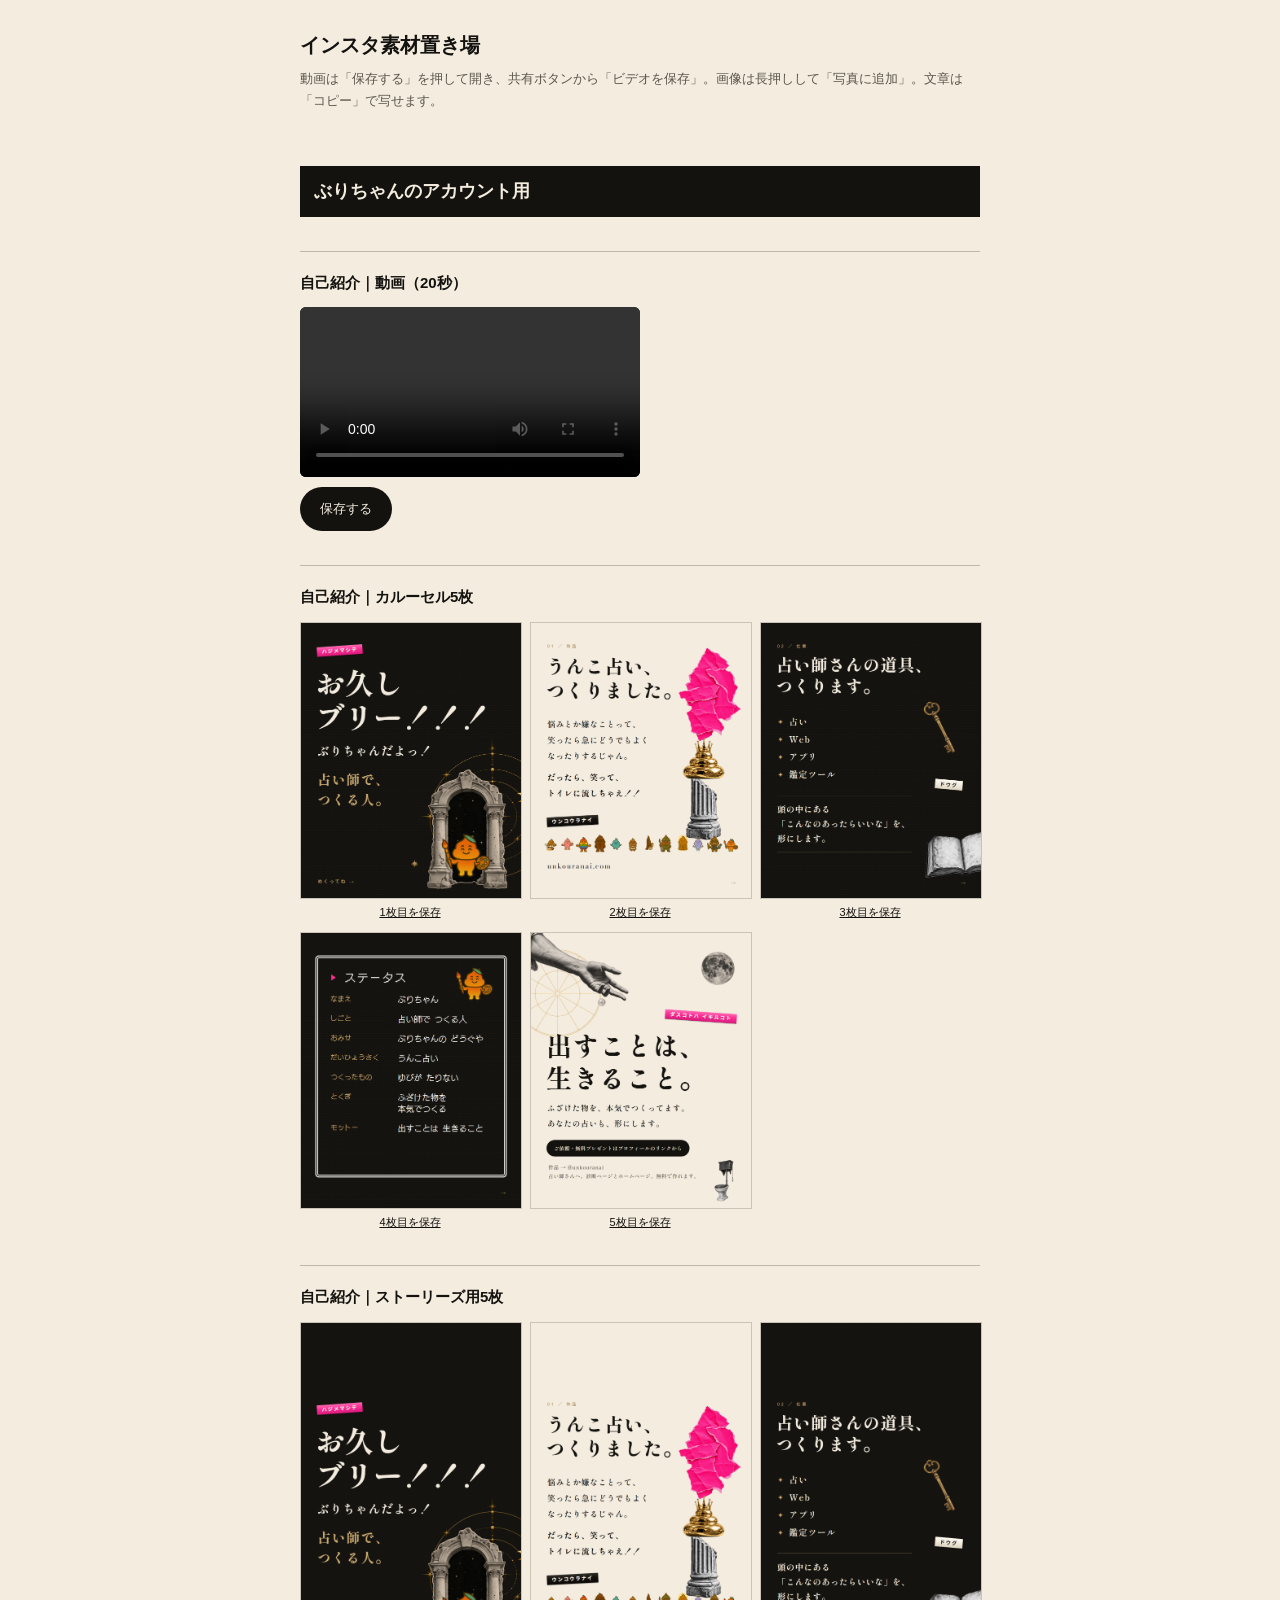
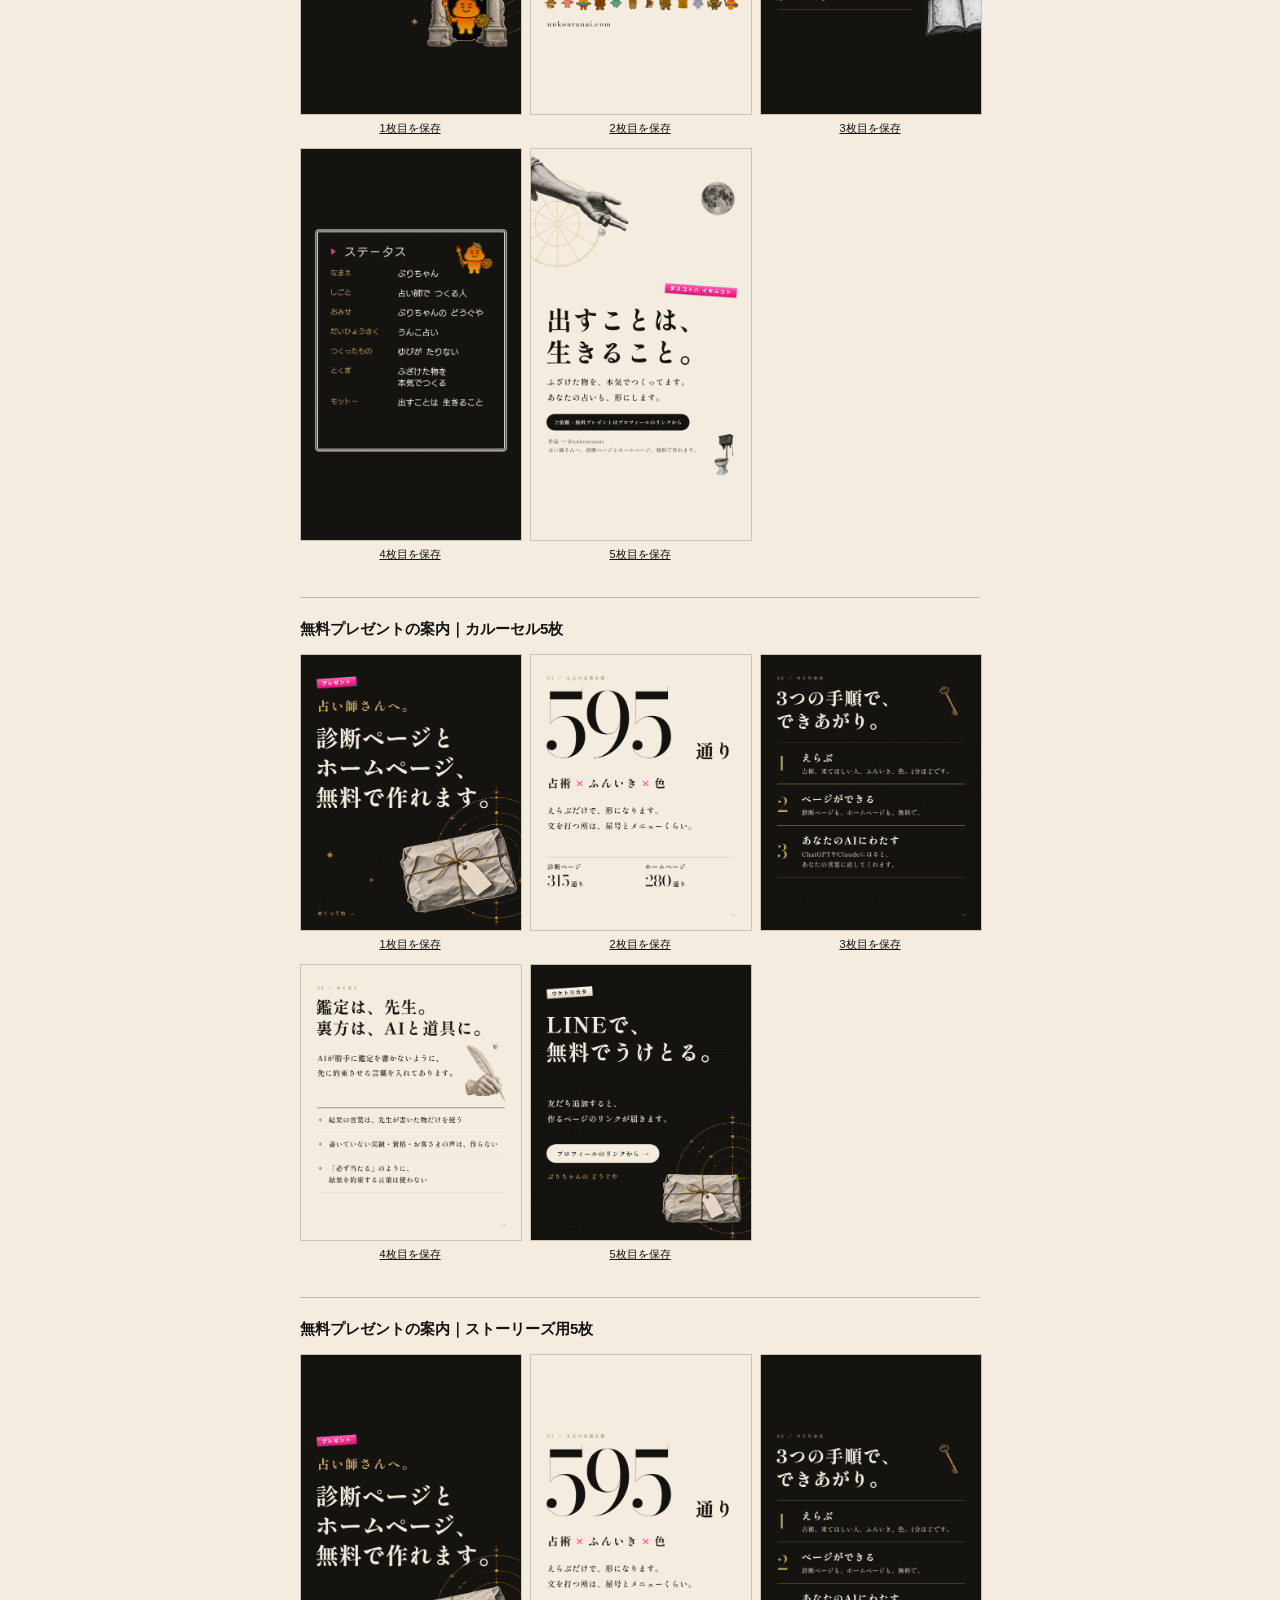
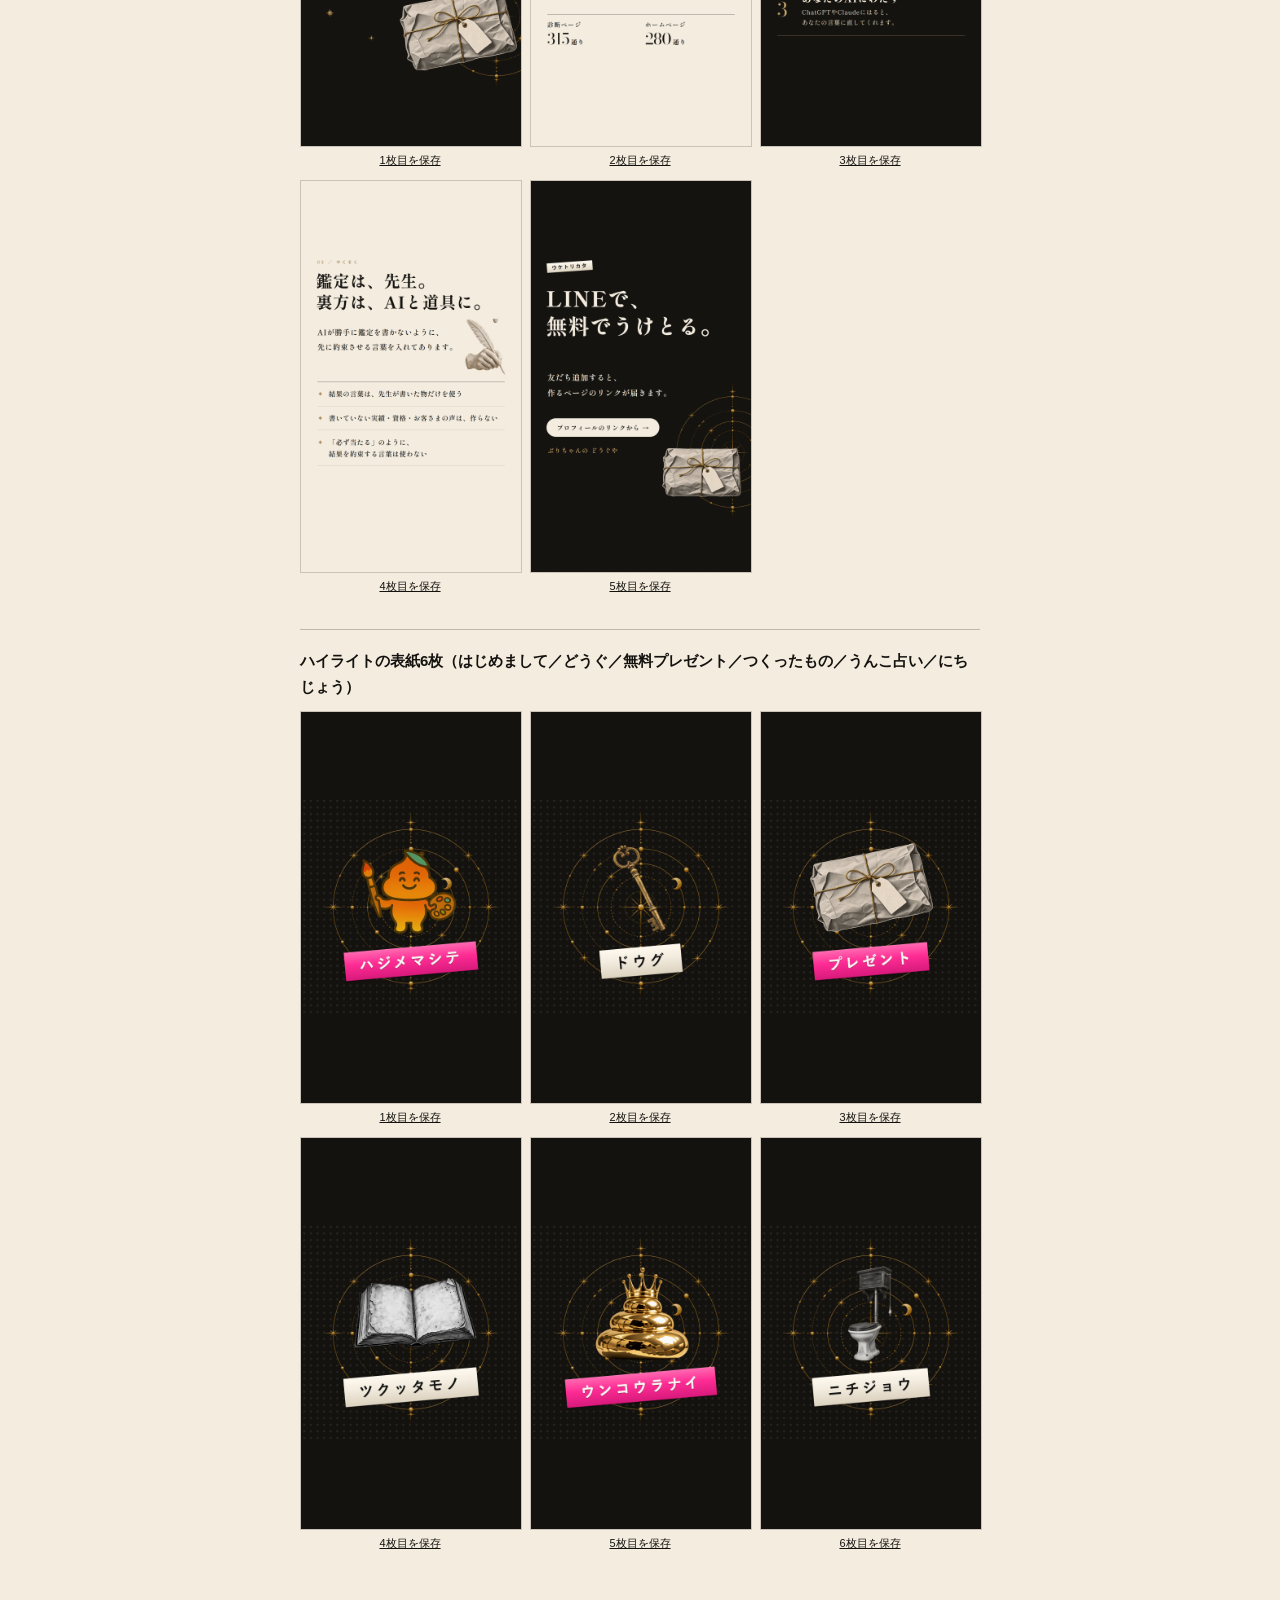
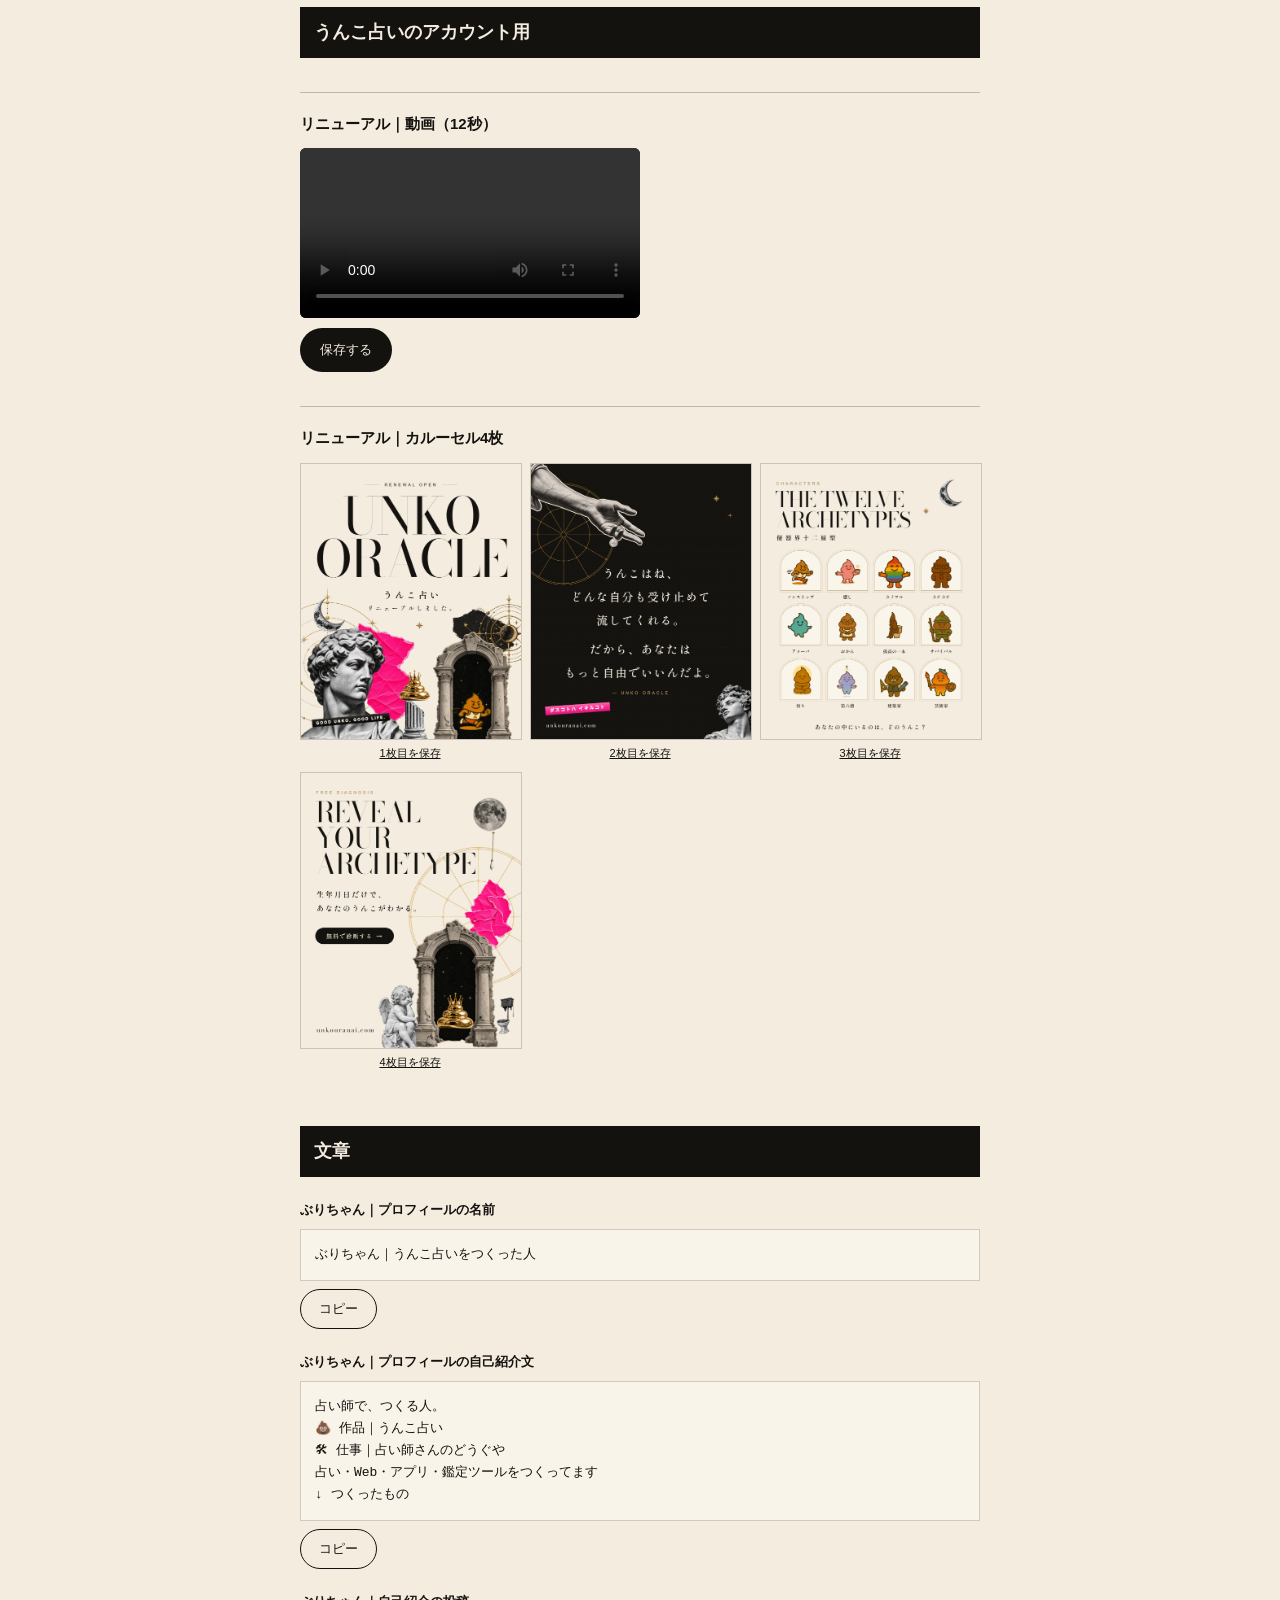
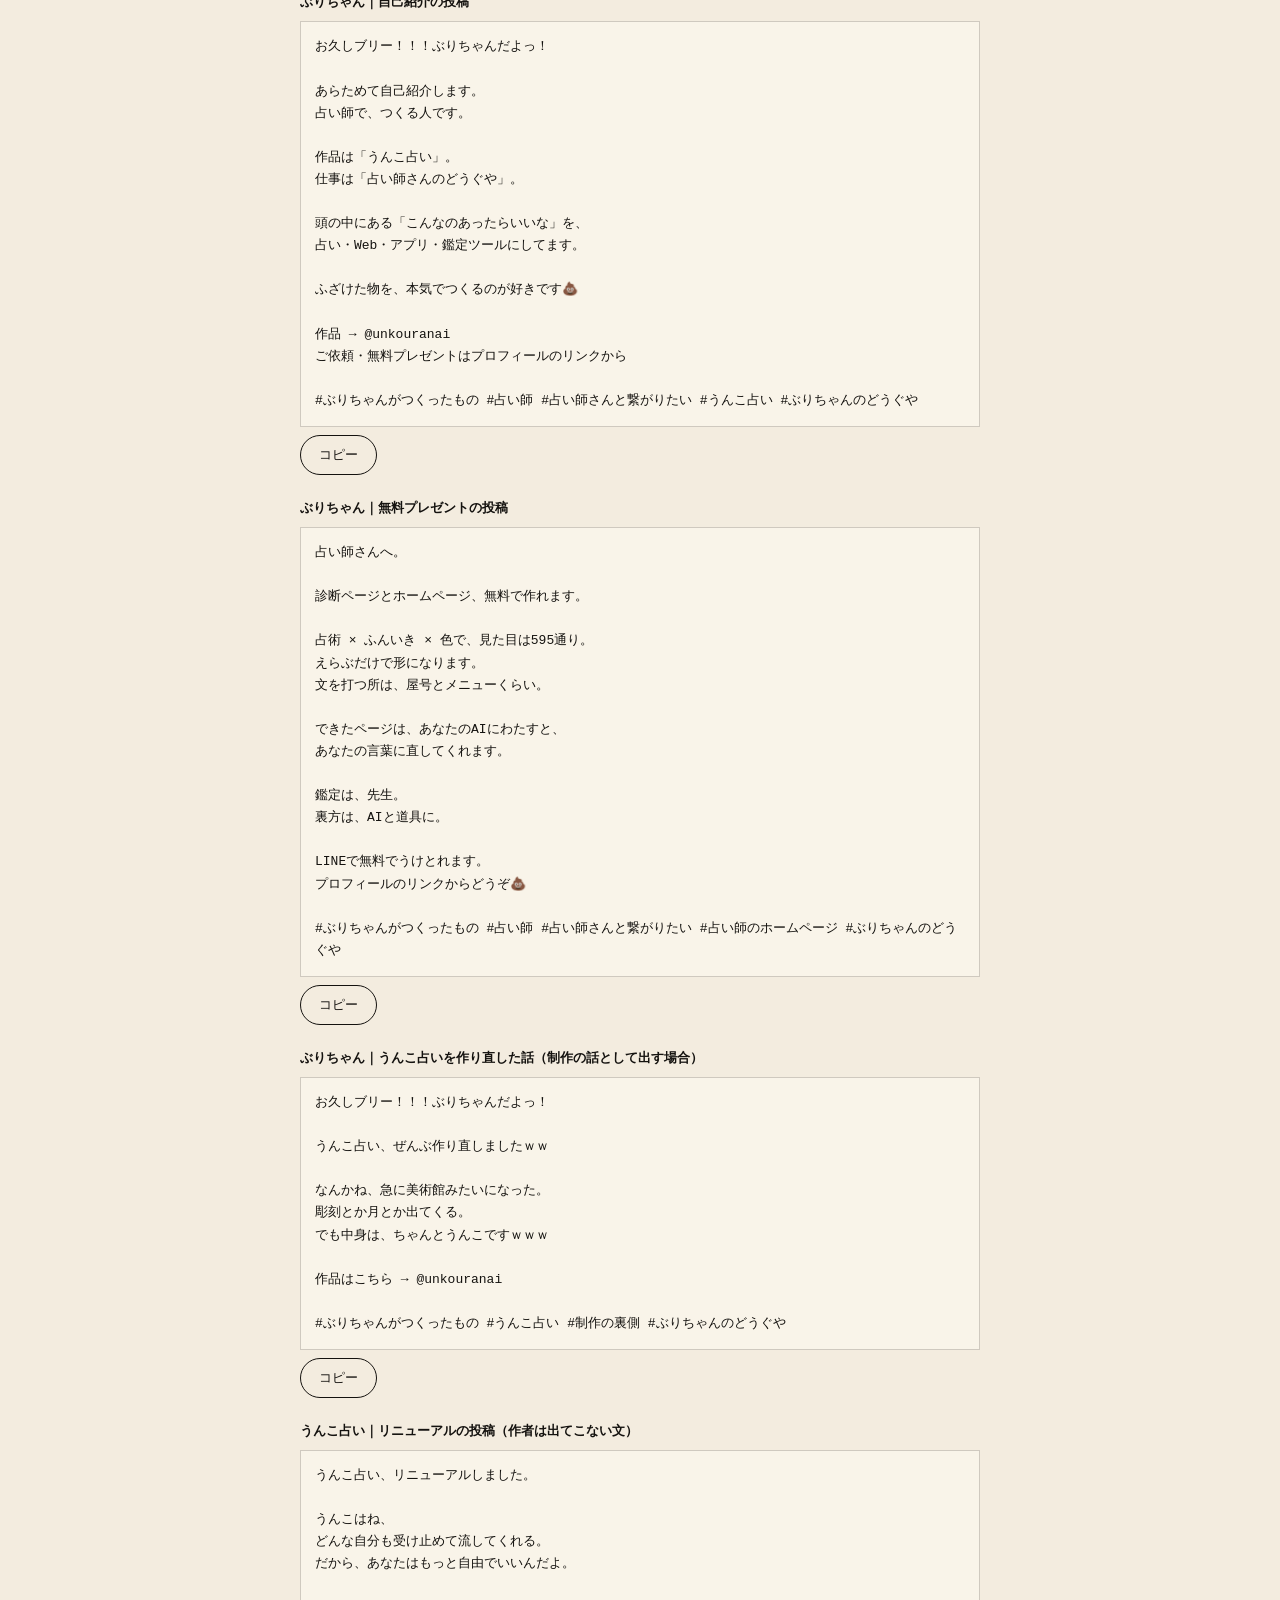
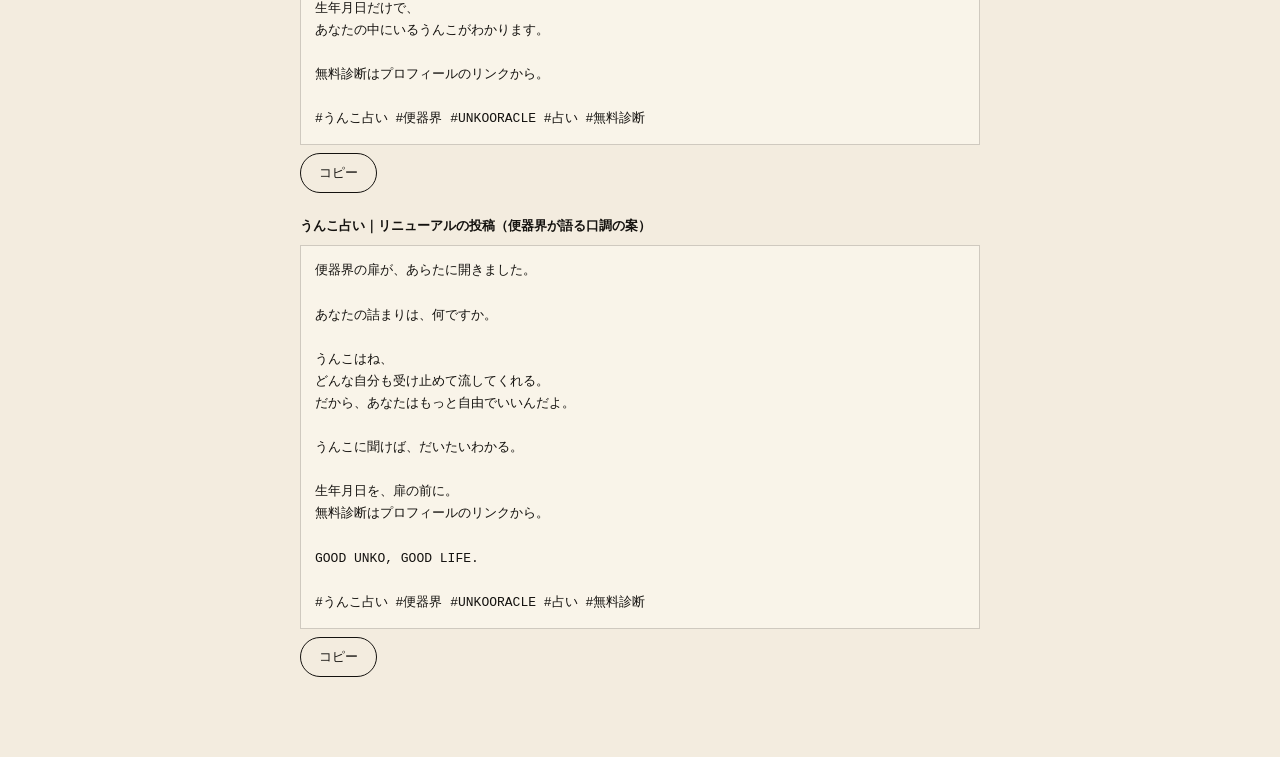
<file: ig-kit-6c0f8b552a/index.html>
<!doctype html>
<html lang="ja"><head><meta charset="utf-8"><meta name="viewport" content="width=device-width, initial-scale=1">
<meta name="robots" content="noindex, nofollow">
<title>インスタ素材置き場</title>
<style>
  body{margin:0;background:#f3ecdf;color:#14120f;font-family:-apple-system,'Hiragino Sans','Yu Gothic',sans-serif;line-height:1.7}
  main{max-width:680px;margin:0 auto;padding:28px 18px 80px}
  h1{font-size:20px;margin:0 0 6px} .lead{font-size:13px;color:#5d564b;margin:0 0 26px}
  h2{font-size:15px;margin:34px 0 12px;padding-top:18px;border-top:1px solid rgba(40,32,22,.26)}
  h2.part{font-size:18px;margin-top:54px;padding:10px 14px;border:0;background:#14120f;color:#f3ecdf}
  video{width:100%;max-width:340px;display:block;background:#14120f;border-radius:6px}
  .grid{display:grid;grid-template-columns:repeat(3,1fr);gap:10px} .grid img{width:100%;display:block;border:1px solid rgba(40,32,22,.2)}
  a.btn{display:inline-block;margin:10px 0 0;padding:11px 20px;border-radius:999px;background:#14120f;color:#f3ecdf;text-decoration:none;font-size:13px}
  .grid a{display:block;text-align:center;font-size:11px;color:#14120f;margin-top:4px}
  pre{white-space:pre-wrap;background:#f9f4e9;border:1px solid rgba(40,32,22,.2);padding:14px;font:13px/1.8 inherit;margin:0}
  button{margin:8px 0 0;padding:10px 18px;border-radius:999px;border:1px solid #14120f;background:none;font-size:13px;color:#14120f}
  h3{font-size:13px;margin:22px 0 8px}
</style></head><body><main>
<h1>インスタ素材置き場</h1>
<p class="lead">動画は「保存する」を押して開き、共有ボタンから「ビデオを保存」。画像は長押しして「写真に追加」。文章は「コピー」で写せます。</p>

<h2 class="part">ぶりちゃんのアカウント用</h2>
<h2>自己紹介｜動画（20秒）</h2>
<video src="intro-reel.mp4?v=6" controls playsinline preload="metadata"></video><a class="btn" href="intro-reel.mp4?v=6" download>保存する</a>
<h2>自己紹介｜カルーセル5枚</h2>
<div class="grid"><div><img src="intro-01.png?v=6" alt="" loading="lazy"><a href="intro-01.png?v=6" download>1枚目を保存</a></div><div><img src="intro-02.png?v=6" alt="" loading="lazy"><a href="intro-02.png?v=6" download>2枚目を保存</a></div><div><img src="intro-03.png?v=6" alt="" loading="lazy"><a href="intro-03.png?v=6" download>3枚目を保存</a></div><div><img src="intro-04.png?v=6" alt="" loading="lazy"><a href="intro-04.png?v=6" download>4枚目を保存</a></div><div><img src="intro-05.png?v=6" alt="" loading="lazy"><a href="intro-05.png?v=6" download>5枚目を保存</a></div></div>
<h2>自己紹介｜ストーリーズ用5枚</h2>
<div class="grid"><div><img src="intro-story-01.png?v=6" alt="" loading="lazy"><a href="intro-story-01.png?v=6" download>1枚目を保存</a></div><div><img src="intro-story-02.png?v=6" alt="" loading="lazy"><a href="intro-story-02.png?v=6" download>2枚目を保存</a></div><div><img src="intro-story-03.png?v=6" alt="" loading="lazy"><a href="intro-story-03.png?v=6" download>3枚目を保存</a></div><div><img src="intro-story-04.png?v=6" alt="" loading="lazy"><a href="intro-story-04.png?v=6" download>4枚目を保存</a></div><div><img src="intro-story-05.png?v=6" alt="" loading="lazy"><a href="intro-story-05.png?v=6" download>5枚目を保存</a></div></div>
<h2>無料プレゼントの案内｜カルーセル5枚</h2>
<div class="grid"><div><img src="present-01.png?v=6" alt="" loading="lazy"><a href="present-01.png?v=6" download>1枚目を保存</a></div><div><img src="present-02.png?v=6" alt="" loading="lazy"><a href="present-02.png?v=6" download>2枚目を保存</a></div><div><img src="present-03.png?v=6" alt="" loading="lazy"><a href="present-03.png?v=6" download>3枚目を保存</a></div><div><img src="present-04.png?v=6" alt="" loading="lazy"><a href="present-04.png?v=6" download>4枚目を保存</a></div><div><img src="present-05.png?v=6" alt="" loading="lazy"><a href="present-05.png?v=6" download>5枚目を保存</a></div></div>
<h2>無料プレゼントの案内｜ストーリーズ用5枚</h2>
<div class="grid"><div><img src="present-story-01.png?v=6" alt="" loading="lazy"><a href="present-story-01.png?v=6" download>1枚目を保存</a></div><div><img src="present-story-02.png?v=6" alt="" loading="lazy"><a href="present-story-02.png?v=6" download>2枚目を保存</a></div><div><img src="present-story-03.png?v=6" alt="" loading="lazy"><a href="present-story-03.png?v=6" download>3枚目を保存</a></div><div><img src="present-story-04.png?v=6" alt="" loading="lazy"><a href="present-story-04.png?v=6" download>4枚目を保存</a></div><div><img src="present-story-05.png?v=6" alt="" loading="lazy"><a href="present-story-05.png?v=6" download>5枚目を保存</a></div></div>
<h2>ハイライトの表紙6枚（はじめまして／どうぐ／無料プレゼント／つくったもの／うんこ占い／にちじょう）</h2>
<div class="grid"><div><img src="highlight-1.png?v=6" alt="" loading="lazy"><a href="highlight-1.png?v=6" download>1枚目を保存</a></div><div><img src="highlight-2.png?v=6" alt="" loading="lazy"><a href="highlight-2.png?v=6" download>2枚目を保存</a></div><div><img src="highlight-3.png?v=6" alt="" loading="lazy"><a href="highlight-3.png?v=6" download>3枚目を保存</a></div><div><img src="highlight-4.png?v=6" alt="" loading="lazy"><a href="highlight-4.png?v=6" download>4枚目を保存</a></div><div><img src="highlight-5.png?v=6" alt="" loading="lazy"><a href="highlight-5.png?v=6" download>5枚目を保存</a></div><div><img src="highlight-6.png?v=6" alt="" loading="lazy"><a href="highlight-6.png?v=6" download>6枚目を保存</a></div></div>
<h2 class="part">うんこ占いのアカウント用</h2>
<h2>リニューアル｜動画（12秒）</h2>
<video src="renewal-reel.mp4?v=6" controls playsinline preload="metadata"></video><a class="btn" href="renewal-reel.mp4?v=6" download>保存する</a>
<h2>リニューアル｜カルーセル4枚</h2>
<div class="grid"><div><img src="renewal-01.png?v=6" alt="" loading="lazy"><a href="renewal-01.png?v=6" download>1枚目を保存</a></div><div><img src="renewal-02.png?v=6" alt="" loading="lazy"><a href="renewal-02.png?v=6" download>2枚目を保存</a></div><div><img src="renewal-03.png?v=6" alt="" loading="lazy"><a href="renewal-03.png?v=6" download>3枚目を保存</a></div><div><img src="renewal-04.png?v=6" alt="" loading="lazy"><a href="renewal-04.png?v=6" download>4枚目を保存</a></div></div>
<h2 class="part">文章</h2>
<h3>ぶりちゃん｜プロフィールの名前</h3><pre id="c0">ぶりちゃん｜うんこ占いをつくった人</pre><button type="button" onclick="navigator.clipboard.writeText(document.getElementById('c0').textContent).then(()=>{this.textContent='コピーしました'})">コピー</button>
<h3>ぶりちゃん｜プロフィールの自己紹介文</h3><pre id="c1">占い師で、つくる人。
💩 作品｜うんこ占い
🛠 仕事｜占い師さんのどうぐや
占い・Web・アプリ・鑑定ツールをつくってます
↓ つくったもの</pre><button type="button" onclick="navigator.clipboard.writeText(document.getElementById('c1').textContent).then(()=>{this.textContent='コピーしました'})">コピー</button>
<h3>ぶりちゃん｜自己紹介の投稿</h3><pre id="c2">お久しブリー！！！ぶりちゃんだよっ！

あらためて自己紹介します。
占い師で、つくる人です。

作品は「うんこ占い」。
仕事は「占い師さんのどうぐや」。

頭の中にある「こんなのあったらいいな」を、
占い・Web・アプリ・鑑定ツールにしてます。

ふざけた物を、本気でつくるのが好きです💩

作品 → @unkouranai
ご依頼・無料プレゼントはプロフィールのリンクから

#ぶりちゃんがつくったもの #占い師 #占い師さんと繋がりたい #うんこ占い #ぶりちゃんのどうぐや</pre><button type="button" onclick="navigator.clipboard.writeText(document.getElementById('c2').textContent).then(()=>{this.textContent='コピーしました'})">コピー</button>
<h3>ぶりちゃん｜無料プレゼントの投稿</h3><pre id="c3">占い師さんへ。

診断ページとホームページ、無料で作れます。

占術 × ふんいき × 色で、見た目は595通り。
えらぶだけで形になります。
文を打つ所は、屋号とメニューくらい。

できたページは、あなたのAIにわたすと、
あなたの言葉に直してくれます。

鑑定は、先生。
裏方は、AIと道具に。

LINEで無料でうけとれます。
プロフィールのリンクからどうぞ💩

#ぶりちゃんがつくったもの #占い師 #占い師さんと繋がりたい #占い師のホームページ #ぶりちゃんのどうぐや</pre><button type="button" onclick="navigator.clipboard.writeText(document.getElementById('c3').textContent).then(()=>{this.textContent='コピーしました'})">コピー</button>
<h3>ぶりちゃん｜うんこ占いを作り直した話（制作の話として出す場合）</h3><pre id="c4">お久しブリー！！！ぶりちゃんだよっ！

うんこ占い、ぜんぶ作り直しましたｗｗ

なんかね、急に美術館みたいになった。
彫刻とか月とか出てくる。
でも中身は、ちゃんとうんこですｗｗｗ

作品はこちら → @unkouranai

#ぶりちゃんがつくったもの #うんこ占い #制作の裏側 #ぶりちゃんのどうぐや</pre><button type="button" onclick="navigator.clipboard.writeText(document.getElementById('c4').textContent).then(()=>{this.textContent='コピーしました'})">コピー</button>
<h3>うんこ占い｜リニューアルの投稿（作者は出てこない文）</h3><pre id="c5">うんこ占い、リニューアルしました。

うんこはね、
どんな自分も受け止めて流してくれる。
だから、あなたはもっと自由でいいんだよ。

生年月日だけで、
あなたの中にいるうんこがわかります。

無料診断はプロフィールのリンクから。

#うんこ占い #便器界 #UNKOORACLE #占い #無料診断</pre><button type="button" onclick="navigator.clipboard.writeText(document.getElementById('c5').textContent).then(()=>{this.textContent='コピーしました'})">コピー</button>
<h3>うんこ占い｜リニューアルの投稿（便器界が語る口調の案）</h3><pre id="c6">便器界の扉が、あらたに開きました。

あなたの詰まりは、何ですか。

うんこはね、
どんな自分も受け止めて流してくれる。
だから、あなたはもっと自由でいいんだよ。

うんこに聞けば、だいたいわかる。

生年月日を、扉の前に。
無料診断はプロフィールのリンクから。

GOOD UNKO, GOOD LIFE.

#うんこ占い #便器界 #UNKOORACLE #占い #無料診断</pre><button type="button" onclick="navigator.clipboard.writeText(document.getElementById('c6').textContent).then(()=>{this.textContent='コピーしました'})">コピー</button>
</main></body></html>
</file>
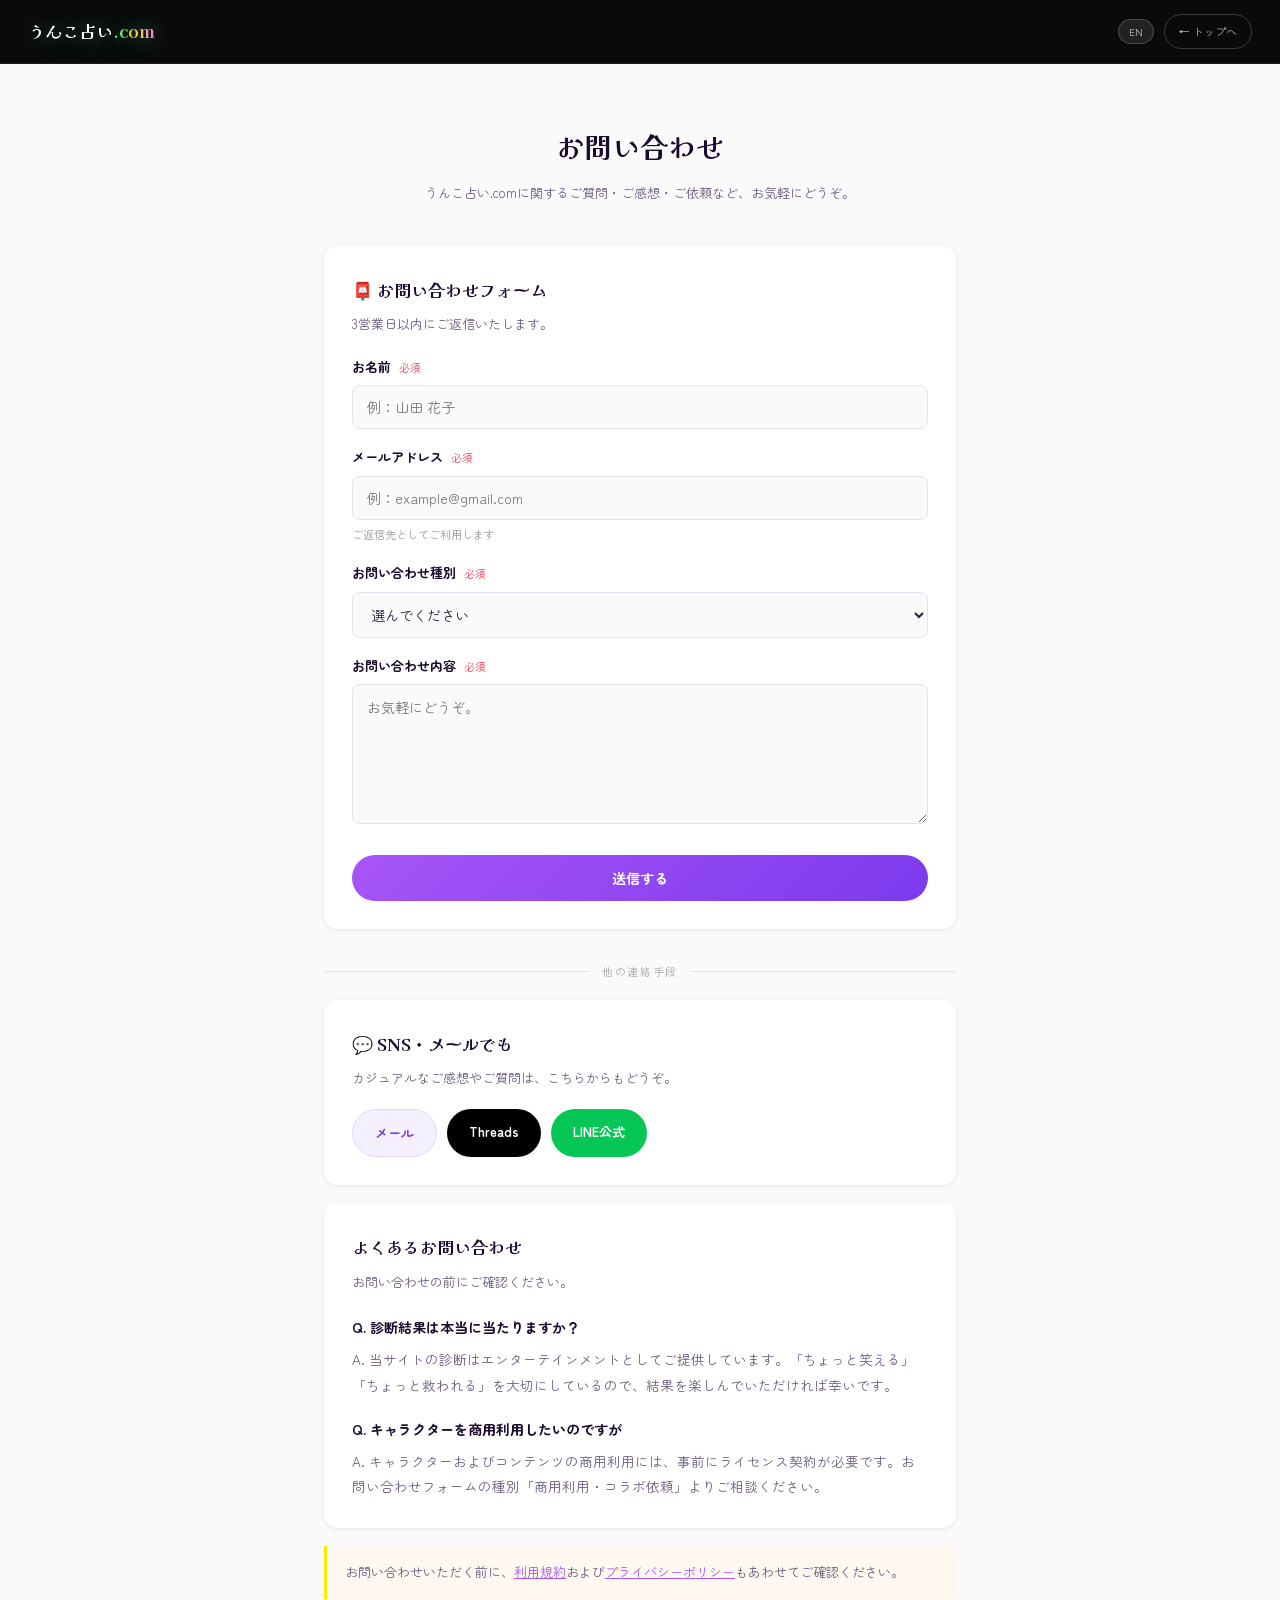
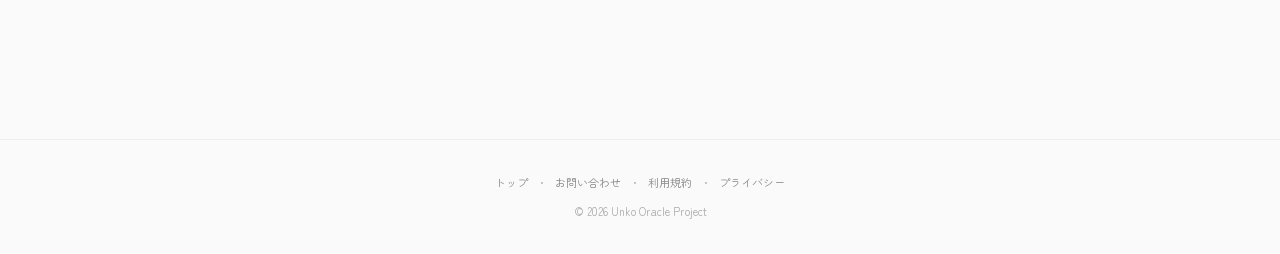
<file: contact.html>
<!DOCTYPE html>
<html lang="ja">
<head>
<meta charset="UTF-8">
<meta name="viewport" content="width=device-width, initial-scale=1.0">
<title>お問い合わせ | うんこ占い.com</title>
<link rel="icon" href="/favicon.ico" sizes="48x48">
<link rel="icon" href="/favicon.png" type="image/png" sizes="192x192">
<link rel="apple-touch-icon" href="/apple-touch-icon.png">
<meta name="theme-color" content="#171613">
<meta name="description" content="うんこ占い.com（unkouranai.com）のお問い合わせページです。">
<meta name="robots" content="noindex,follow">
<link rel="canonical" href="https://unkouranai.com/contact.html">
<link href="https://fonts.googleapis.com/css2?family=Zen+Maru+Gothic:wght@400;500;700&family=Kaisei+Decol:wght@700&display=swap" rel="stylesheet">
<style>
*{box-sizing:border-box;margin:0;padding:0}
body{font-family:'Zen Maru Gothic',sans-serif;background:#fafafa;color:#2a1a3e;line-height:1.9;-webkit-font-smoothing:antialiased}
body[data-lang="en"] [data-ja]{display:none !important}
body[data-lang="ja"] [data-en]{display:none !important}
.nav{display:flex;justify-content:space-between;align-items:center;padding:14px 28px;background:#0a0a0a;border-bottom:1px solid rgba(255,255,255,0.08);position:sticky;top:0;z-index:100}
.nav-logo{font-family:'Kaisei Decol',serif;font-size:17px;font-weight:700;color:#fff;text-decoration:none;text-shadow:0 0 20px rgba(100,255,200,0.6)}
.nav-logo span{background:linear-gradient(90deg,#00ffcc,#ffea00,#ff6ef7);-webkit-background-clip:text;-webkit-text-fill-color:transparent}
.nav-right{display:flex;gap:10px;align-items:center}
.lang-btn{font-size:10px;background:rgba(255,255,255,0.1);border:1px solid rgba(255,255,255,0.2);border-radius:20px;padding:4px 10px;cursor:pointer;font-family:'Zen Maru Gothic',sans-serif;color:rgba(255,255,255,0.8);transition:background .15s}
.lang-btn:hover{background:rgba(0,255,200,0.2);border-color:#00ffcc}
.nav-back{font-size:11px;color:rgba(255,255,255,0.7);text-decoration:none;padding:6px 14px;border:1px solid rgba(255,255,255,0.2);border-radius:20px;transition:all .15s}
.nav-back:hover{border-color:#00ffcc;color:#00ffcc}
.wrap{max-width:680px;margin:0 auto;padding:56px 24px 80px}
h1{font-family:'Kaisei Decol',serif;font-size:28px;font-weight:700;margin-bottom:8px;color:#1a0a2e;text-align:center}
.lead{font-size:13px;color:#6b5a7e;margin-bottom:40px;text-align:center}
.card{background:#fff;border-radius:14px;padding:28px;margin-bottom:18px;box-shadow:0 1px 3px rgba(42,26,62,0.06),0 1px 8px rgba(42,26,62,0.04)}
.card h2{font-family:'Kaisei Decol',serif;font-size:17px;font-weight:700;margin-bottom:6px;color:#1a0a2e}
.card-desc{font-size:13px;color:#6b5a7e;margin-bottom:18px}
.field{margin-bottom:16px}
.field label{display:block;font-size:13px;font-weight:700;color:#1a0a2e;margin-bottom:6px}
.field label .req{color:#e94560;font-weight:400;font-size:11px;margin-left:4px}
.field input,.field select,.field textarea{width:100%;padding:11px 14px;border:1.5px solid #e8e0f0;border-radius:8px;font-family:'Zen Maru Gothic',sans-serif;font-size:14px;color:#2a1a3e;background:#fafafa;transition:border-color .15s,background .15s}
.field input:focus,.field select:focus,.field textarea:focus{outline:none;border-color:#a855f7;background:#fff}
.field textarea{min-height:140px;resize:vertical;line-height:1.7}
.field .hint{font-size:11px;color:#999;margin-top:4px}
.submit{display:inline-block;padding:13px 36px;border-radius:30px;font-size:14px;font-weight:700;background:linear-gradient(135deg,#a855f7,#7c3aed);color:#fff;border:none;cursor:pointer;font-family:'Zen Maru Gothic',sans-serif;transition:transform .15s,box-shadow .15s;width:100%;margin-top:6px}
.submit:hover{transform:translateY(-1px);box-shadow:0 4px 14px rgba(168,85,247,0.3)}
.btn{display:inline-block;padding:11px 22px;border-radius:30px;font-size:13px;font-weight:700;text-decoration:none;font-family:'Zen Maru Gothic',sans-serif;transition:transform .15s,box-shadow .15s}
.btn:hover{transform:translateY(-1px);box-shadow:0 4px 12px rgba(0,0,0,0.08)}
.btn-x{background:#000;color:#fff}
.btn-line{background:#06c755;color:#fff}
.btn-mail{background:#f5f0ff;color:#7c3aed;border:1px solid #e8d5ff}
.btn-row{display:flex;gap:10px;flex-wrap:wrap}
.divider{display:flex;align-items:center;gap:12px;margin:32px 0 18px;color:#aaa;font-size:11px;letter-spacing:.15em}
.divider::before,.divider::after{content:'';flex:1;height:1px;background:#e8e0f0}
.note{background:#fff8f0;border-left:3px solid #ffea00;padding:14px 18px;font-size:13px;color:#6b5a7e;border-radius:0 6px 6px 0;margin-top:16px}
.faq-q{font-weight:700;color:#1a0a2e;margin-bottom:6px;font-size:14px}
.faq-a{font-size:13.5px;color:#6b5a7e;margin-bottom:18px}
.faq-a:last-child{margin-bottom:0}
.footer{text-align:center;padding:32px 24px;font-size:11px;color:#aaa;border-top:1px solid #eee;margin-top:60px}
.footer a{color:#888;text-decoration:none;margin:0 8px}
.footer a:hover{color:#00ccaa}
@media(max-width:600px){.wrap{padding:40px 20px 60px}h1{font-size:24px}.card{padding:22px}}
</style>
</head>
<body data-lang="ja">

<nav class="nav">
  <a href="/" class="nav-logo">うんこ占い<span>.com</span></a>
  <div class="nav-right">
    <button class="lang-btn" id="lb" onclick="tl()">EN</button>
    <a href="/" class="nav-back">
      <span data-ja>← トップへ</span>
      <span data-en>← Top</span>
    </a>
  </div>
</nav>

<main class="wrap">
  <h1 data-ja>お問い合わせ</h1>
  <h1 data-en>Contact</h1>

  <p class="lead" data-ja>うんこ占い.comに関するご質問・ご感想・ご依頼など、お気軽にどうぞ。</p>
  <p class="lead" data-en>Questions, comments, or requests about Unko Oracle — feel free to reach out.</p>

  <div class="card">
    <h2 data-ja>📮 お問い合わせフォーム</h2>
    <h2 data-en>📮 Contact Form</h2>
    <p class="card-desc" data-ja>3営業日以内にご返信いたします。</p>
    <p class="card-desc" data-en>We'll reply within 3 business days.</p>

    <form action="https://formsubmit.co/unkouranai@gmail.com" method="POST">
      <input type="hidden" name="_subject" value="【うんこ占い.com】お問い合わせ">
      <input type="hidden" name="_captcha" value="false">
      <input type="hidden" name="_template" value="table">
      <input type="hidden" name="_next" value="https://unkouranai.com/thanks.html">
      <input type="text" name="_honey" style="display:none">

      <div class="field">
        <label for="name">
          <span data-ja>お名前 <span class="req">必須</span></span>
          <span data-en>Name <span class="req">required</span></span>
        </label>
        <input type="text" id="name" name="Name" required data-placeholder-ja="例：山田 花子" data-placeholder-en="e.g. Hanako Yamada">
      </div>

      <div class="field">
        <label for="email">
          <span data-ja>メールアドレス <span class="req">必須</span></span>
          <span data-en>Email <span class="req">required</span></span>
        </label>
        <input type="email" id="email" name="Email" required data-placeholder-ja="例：example@gmail.com" data-placeholder-en="e.g. example@gmail.com">
        <div class="hint" data-ja>ご返信先としてご利用します</div>
        <div class="hint" data-en>We'll use this address to reply</div>
      </div>

      <div class="field">
        <label for="category">
          <span data-ja>お問い合わせ種別 <span class="req">必須</span></span>
          <span data-en>Category <span class="req">required</span></span>
        </label>
        <select id="category" name="Category" required>
          <option value="" data-ja>選んでください</option>
          <option value="" data-en>Please select</option>
          <option value="サイトに関する質問" data-ja>サイトに関する質問</option>
          <option value="About the site" data-en>About the site</option>
          <option value="診断結果について" data-ja>診断結果について</option>
          <option value="About diagnosis results" data-en>About diagnosis results</option>
          <option value="ご感想・ファンレター" data-ja>ご感想・ファンレター</option>
          <option value="Feedback / fan mail" data-en>Feedback / fan mail</option>
          <option value="商用利用・コラボ依頼" data-ja>商用利用・コラボ依頼</option>
          <option value="Commercial use / collab" data-en>Commercial use / collab</option>
          <option value="不具合の報告" data-ja>不具合の報告</option>
          <option value="Bug report" data-en>Bug report</option>
          <option value="その他" data-ja>その他</option>
          <option value="Other" data-en>Other</option>
        </select>
      </div>

      <div class="field">
        <label for="message">
          <span data-ja>お問い合わせ内容 <span class="req">必須</span></span>
          <span data-en>Message <span class="req">required</span></span>
        </label>
        <textarea id="message" name="Message" required data-placeholder-ja="お気軽にどうぞ。" data-placeholder-en="Feel free to write whatever you'd like."></textarea>
      </div>

      <button type="submit" class="submit">
        <span data-ja>送信する</span>
        <span data-en>Send</span>
      </button>
    </form>
  </div>

  <div class="divider">
    <span data-ja>他の連絡手段</span>
    <span data-en>Other ways to reach us</span>
  </div>

  <div class="card">
    <h2 data-ja>💬 SNS・メールでも</h2>
    <h2 data-en>💬 Social & Email</h2>
    <p class="card-desc" data-ja>カジュアルなご感想やご質問は、こちらからもどうぞ。</p>
    <p class="card-desc" data-en>For casual messages or quick questions, feel free to use these too.</p>
    <div class="btn-row">
      <a href="mailto:unkouranai@gmail.com?subject=【うんこ占い.com】お問い合わせ" class="btn btn-mail">
        <span data-ja>メール</span>
        <span data-en>Email</span>
      </a>
      <a href="https://www.threads.net/@brichan_unkouranai" target="_blank" rel="noopener" class="btn btn-x">Threads</a>
      <a href="https://lin.ee/WhhLB2R" target="_blank" rel="noopener" class="btn btn-line">
        <span data-ja>LINE公式</span>
        <span data-en>LINE</span>
      </a>
    </div>
  </div>

  <div class="card">
    <h2 data-ja>よくあるお問い合わせ</h2>
    <h2 data-en>Frequently Asked</h2>
    <p class="card-desc" data-ja style="margin-bottom:20px">お問い合わせの前にご確認ください。</p>
    <p class="card-desc" data-en style="margin-bottom:20px">Please check these before reaching out.</p>

    <div data-ja>
      <div class="faq-q">Q. 診断結果は本当に当たりますか？</div>
      <div class="faq-a">A. 当サイトの診断はエンターテインメントとしてご提供しています。「ちょっと笑える」「ちょっと救われる」を大切にしているので、結果を楽しんでいただければ幸いです。</div>
      <div class="faq-q">Q. キャラクターを商用利用したいのですが</div>
      <div class="faq-a">A. キャラクターおよびコンテンツの商用利用には、事前にライセンス契約が必要です。お問い合わせフォームの種別「商用利用・コラボ依頼」よりご相談ください。</div>
    </div>

    <div data-en>
      <div class="faq-q">Q. Are the diagnoses really accurate?</div>
      <div class="faq-a">A. Our diagnoses are entertainment. We aim for "a little funny, a little comforting" — please enjoy the results in that spirit.</div>
      <div class="faq-q">Q. Can I use the characters commercially?</div>
      <div class="faq-a">A. Commercial use of our characters and content requires a prior license agreement. Please reach out via the contact form using the "Commercial use / collab" category.</div>
    </div>
  </div>

  <div class="note" data-ja>
    お問い合わせいただく前に、<a href="/terms.html" style="color:#a855f7">利用規約</a>および<a href="/privacy.html" style="color:#a855f7">プライバシーポリシー</a>もあわせてご確認ください。
  </div>
  <div class="note" data-en>
    Before contacting us, please also review our <a href="/terms.html" style="color:#a855f7">Terms of Service</a> and <a href="/privacy.html" style="color:#a855f7">Privacy Policy</a>.
  </div>
</main>

<footer class="footer">
  <a href="/"><span data-ja>トップ</span><span data-en>Top</span></a>・<a href="/contact.html"><span data-ja>お問い合わせ</span><span data-en>Contact</span></a>・<a href="/terms.html"><span data-ja>利用規約</span><span data-en>Terms</span></a>・<a href="/privacy.html"><span data-ja>プライバシー</span><span data-en>Privacy</span></a>
  <div style="margin-top:8px">© 2026 Unko Oracle Project</div>
</footer>

<script>
function applyPlaceholders(){
  var lang = document.body.getAttribute('data-lang');
  var attr = 'data-placeholder-' + lang;
  document.querySelectorAll('[' + attr + ']').forEach(function(el){
    el.setAttribute('placeholder', el.getAttribute(attr));
  });
}
(function() {
  var saved = localStorage.getItem('unko-lang') || 'ja';
  document.body.setAttribute('data-lang', saved);
  document.documentElement.lang = saved;
  var btn = document.getElementById('lb');
  if (btn) btn.textContent = saved === 'ja' ? 'EN' : 'JA';
  document.title = saved === 'en' ? 'Contact | Unko Oracle' : 'お問い合わせ | うんこ占い.com';
  applyPlaceholders();
})();
function tl() {
  var current = document.body.getAttribute('data-lang');
  var next = current === 'ja' ? 'en' : 'ja';
  document.body.setAttribute('data-lang', next);
  document.documentElement.lang = next;
  localStorage.setItem('unko-lang', next);
  document.getElementById('lb').textContent = next === 'ja' ? 'EN' : 'JA';
  document.title = next === 'en' ? 'Contact | Unko Oracle' : 'お問い合わせ | うんこ占い.com';
  applyPlaceholders();
}
</script>

</body>
</html>
</file>
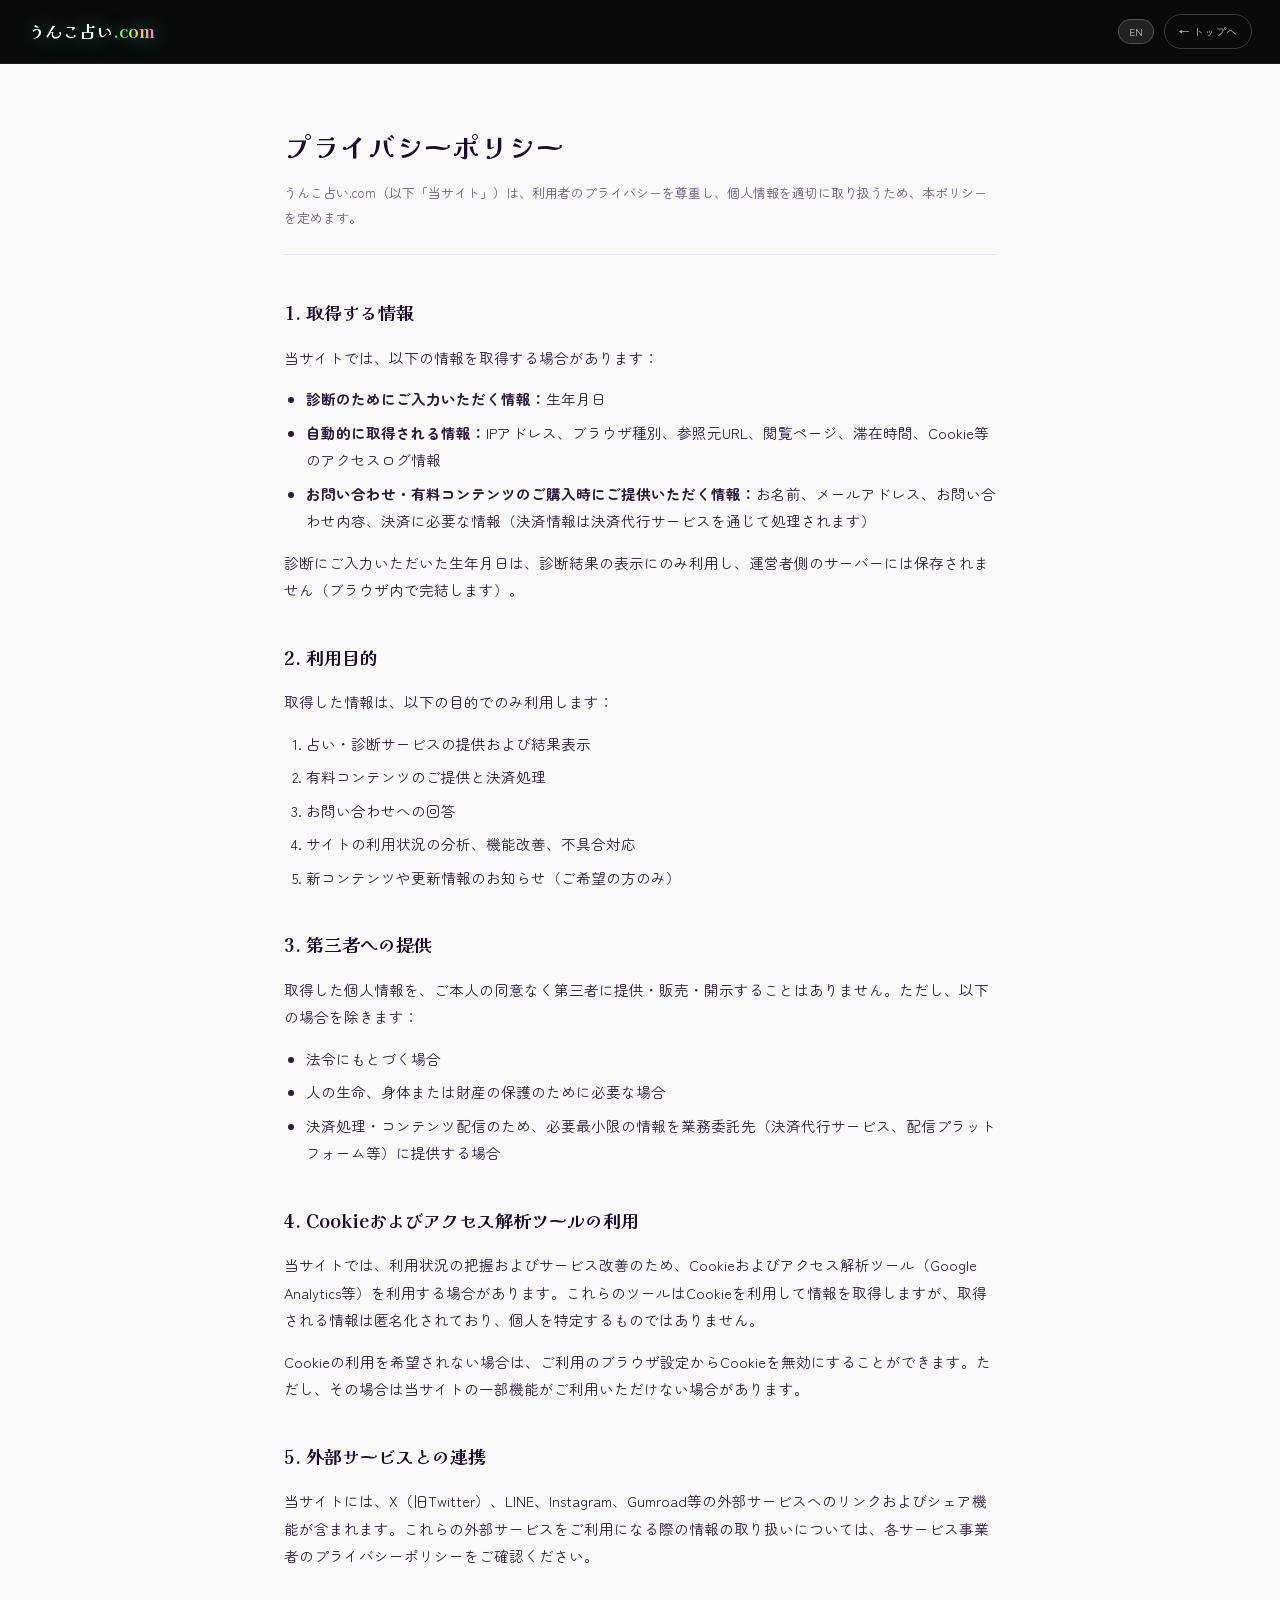
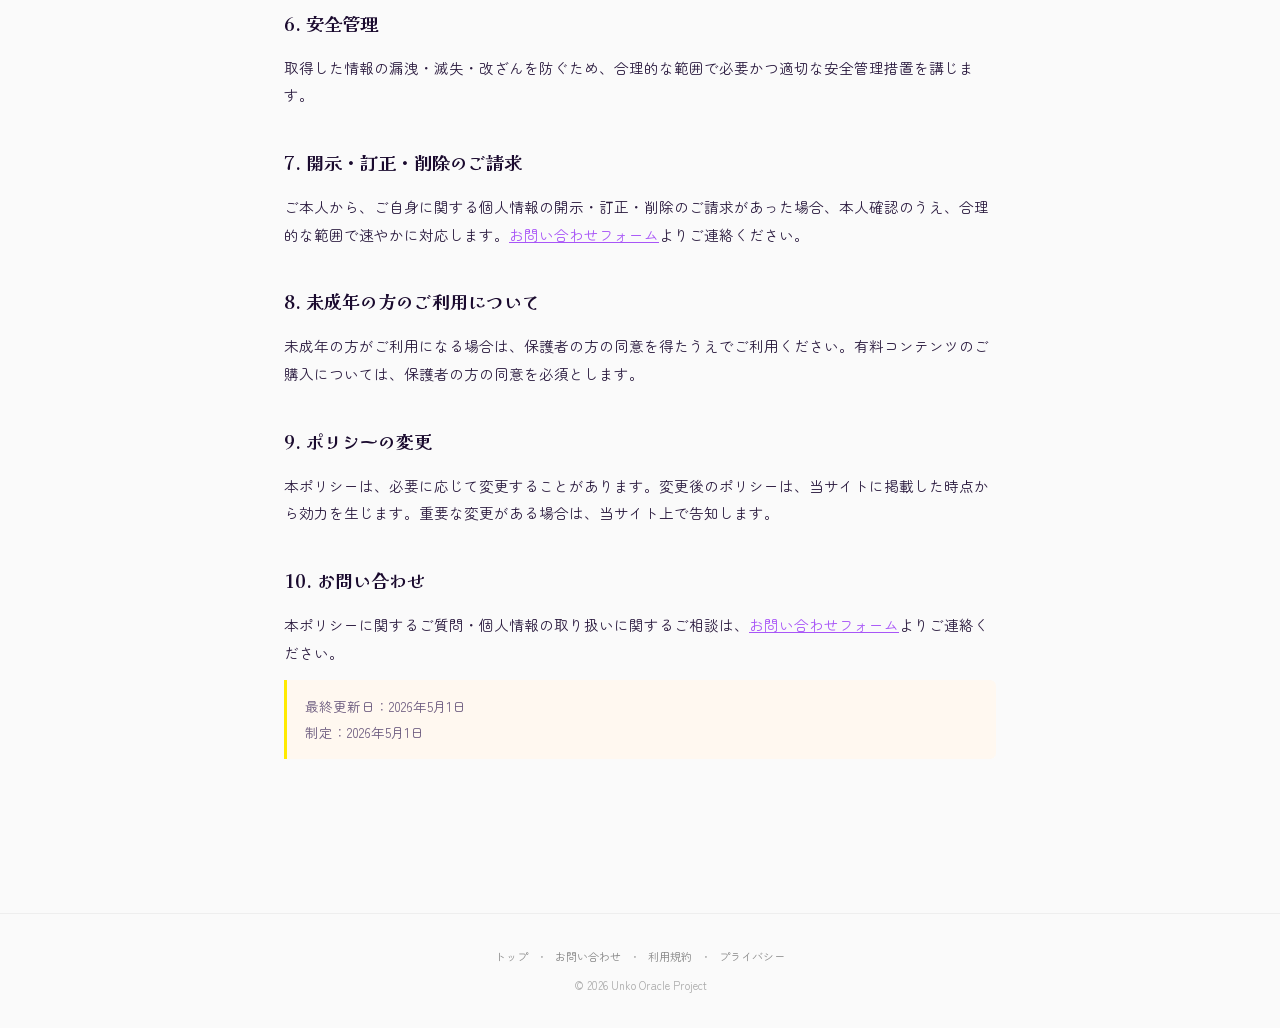
<file: privacy.html>
<!DOCTYPE html>
<html lang="ja">
<head>
<meta charset="UTF-8">
<meta name="viewport" content="width=device-width, initial-scale=1.0">
<title>プライバシーポリシー | うんこ占い.com</title>
<link rel="icon" href="/favicon.ico" sizes="48x48">
<link rel="icon" href="/favicon.png" type="image/png" sizes="192x192">
<link rel="apple-touch-icon" href="/apple-touch-icon.png">
<meta name="theme-color" content="#171613">
<meta name="description" content="うんこ占い.com（unkouranai.com）のプライバシーポリシーです。">
<meta name="robots" content="noindex,follow">
<link rel="canonical" href="https://unkouranai.com/privacy.html">
<link href="https://fonts.googleapis.com/css2?family=Zen+Maru+Gothic:wght@400;500;700&family=Kaisei+Decol:wght@700&display=swap" rel="stylesheet">
<style>
*{box-sizing:border-box;margin:0;padding:0}
body{font-family:'Zen Maru Gothic',sans-serif;background:#fafafa;color:#2a1a3e;line-height:1.9;-webkit-font-smoothing:antialiased}
body[data-lang="en"] [data-ja]{display:none !important}
body[data-lang="ja"] [data-en]{display:none !important}
.nav{display:flex;justify-content:space-between;align-items:center;padding:14px 28px;background:#0a0a0a;border-bottom:1px solid rgba(255,255,255,0.08);position:sticky;top:0;z-index:100}
.nav-logo{font-family:'Kaisei Decol',serif;font-size:17px;font-weight:700;color:#fff;text-decoration:none;text-shadow:0 0 20px rgba(100,255,200,0.6)}
.nav-logo span{background:linear-gradient(90deg,#00ffcc,#ffea00,#ff6ef7);-webkit-background-clip:text;-webkit-text-fill-color:transparent}
.nav-right{display:flex;gap:10px;align-items:center}
.lang-btn{font-size:10px;background:rgba(255,255,255,0.1);border:1px solid rgba(255,255,255,0.2);border-radius:20px;padding:4px 10px;cursor:pointer;font-family:'Zen Maru Gothic',sans-serif;color:rgba(255,255,255,0.8);transition:background .15s}
.lang-btn:hover{background:rgba(0,255,200,0.2);border-color:#00ffcc}
.nav-back{font-size:11px;color:rgba(255,255,255,0.7);text-decoration:none;padding:6px 14px;border:1px solid rgba(255,255,255,0.2);border-radius:20px;transition:all .15s}
.nav-back:hover{border-color:#00ffcc;color:#00ffcc}
.wrap{max-width:760px;margin:0 auto;padding:56px 24px 80px}
h1{font-family:'Kaisei Decol',serif;font-size:28px;font-weight:700;margin-bottom:8px;color:#1a0a2e}
.lead{font-size:13px;color:#6b5a7e;margin-bottom:40px;padding-bottom:24px;border-bottom:1px solid #e8e0f0}
h2{font-family:'Kaisei Decol',serif;font-size:18px;font-weight:700;margin:36px 0 14px;color:#1a0a2e}
p{font-size:14.5px;margin-bottom:14px}
ol,ul{margin:8px 0 14px 22px;font-size:14.5px}
li{margin-bottom:6px}
.note{background:#fff8f0;border-left:3px solid #ffea00;padding:14px 18px;margin:14px 0;font-size:13.5px;color:#6b5a7e;border-radius:0 6px 6px 0}
.footer{text-align:center;padding:32px 24px;font-size:11px;color:#aaa;border-top:1px solid #eee;margin-top:60px}
.footer a{color:#888;text-decoration:none;margin:0 8px}
.footer a:hover{color:#00ccaa}
@media(max-width:600px){.wrap{padding:40px 20px 60px}h1{font-size:24px}}
</style>
</head>
<body data-lang="ja">

<nav class="nav">
  <a href="/" class="nav-logo">うんこ占い<span>.com</span></a>
  <div class="nav-right">
    <button class="lang-btn" id="lb" onclick="tl()">EN</button>
    <a href="/" class="nav-back">
      <span data-ja>← トップへ</span>
      <span data-en>← Top</span>
    </a>
  </div>
</nav>

<main class="wrap">
  <div data-ja>
    <h1>プライバシーポリシー</h1>
    <p class="lead">うんこ占い.com（以下「当サイト」）は、利用者のプライバシーを尊重し、個人情報を適切に取り扱うため、本ポリシーを定めます。</p>

    <h2>1. 取得する情報</h2>
    <p>当サイトでは、以下の情報を取得する場合があります：</p>
    <ul>
      <li><strong>診断のためにご入力いただく情報：</strong>生年月日</li>
      <li><strong>自動的に取得される情報：</strong>IPアドレス、ブラウザ種別、参照元URL、閲覧ページ、滞在時間、Cookie等のアクセスログ情報</li>
      <li><strong>お問い合わせ・有料コンテンツのご購入時にご提供いただく情報：</strong>お名前、メールアドレス、お問い合わせ内容、決済に必要な情報（決済情報は決済代行サービスを通じて処理されます）</li>
    </ul>
    <p>診断にご入力いただいた生年月日は、診断結果の表示にのみ利用し、運営者側のサーバーには保存されません（ブラウザ内で完結します）。</p>

    <h2>2. 利用目的</h2>
    <p>取得した情報は、以下の目的でのみ利用します：</p>
    <ol>
      <li>占い・診断サービスの提供および結果表示</li>
      <li>有料コンテンツのご提供と決済処理</li>
      <li>お問い合わせへの回答</li>
      <li>サイトの利用状況の分析、機能改善、不具合対応</li>
      <li>新コンテンツや更新情報のお知らせ（ご希望の方のみ）</li>
    </ol>

    <h2>3. 第三者への提供</h2>
    <p>取得した個人情報を、ご本人の同意なく第三者に提供・販売・開示することはありません。ただし、以下の場合を除きます：</p>
    <ul>
      <li>法令にもとづく場合</li>
      <li>人の生命、身体または財産の保護のために必要な場合</li>
      <li>決済処理・コンテンツ配信のため、必要最小限の情報を業務委託先（決済代行サービス、配信プラットフォーム等）に提供する場合</li>
    </ul>

    <h2>4. Cookieおよびアクセス解析ツールの利用</h2>
    <p>当サイトでは、利用状況の把握およびサービス改善のため、Cookieおよびアクセス解析ツール（Google Analytics等）を利用する場合があります。これらのツールはCookieを利用して情報を取得しますが、取得される情報は匿名化されており、個人を特定するものではありません。</p>
    <p>Cookieの利用を希望されない場合は、ご利用のブラウザ設定からCookieを無効にすることができます。ただし、その場合は当サイトの一部機能がご利用いただけない場合があります。</p>

    <h2>5. 外部サービスとの連携</h2>
    <p>当サイトには、X（旧Twitter）、LINE、Instagram、Gumroad等の外部サービスへのリンクおよびシェア機能が含まれます。これらの外部サービスをご利用になる際の情報の取り扱いについては、各サービス事業者のプライバシーポリシーをご確認ください。</p>

    <h2>6. 安全管理</h2>
    <p>取得した情報の漏洩・滅失・改ざんを防ぐため、合理的な範囲で必要かつ適切な安全管理措置を講じます。</p>

    <h2>7. 開示・訂正・削除のご請求</h2>
    <p>ご本人から、ご自身に関する個人情報の開示・訂正・削除のご請求があった場合、本人確認のうえ、合理的な範囲で速やかに対応します。<a href="/contact.html" style="color:#a855f7">お問い合わせフォーム</a>よりご連絡ください。</p>

    <h2>8. 未成年の方のご利用について</h2>
    <p>未成年の方がご利用になる場合は、保護者の方の同意を得たうえでご利用ください。有料コンテンツのご購入については、保護者の方の同意を必須とします。</p>

    <h2>9. ポリシーの変更</h2>
    <p>本ポリシーは、必要に応じて変更することがあります。変更後のポリシーは、当サイトに掲載した時点から効力を生じます。重要な変更がある場合は、当サイト上で告知します。</p>

    <h2>10. お問い合わせ</h2>
    <p>本ポリシーに関するご質問・個人情報の取り扱いに関するご相談は、<a href="/contact.html" style="color:#a855f7">お問い合わせフォーム</a>よりご連絡ください。</p>

    <div class="note">
      最終更新日：2026年5月1日<br>
      制定：2026年5月1日
    </div>
  </div>

  <div data-en>
    <h1>Privacy Policy</h1>
    <p class="lead">Unko Oracle (unkouranai.com, hereinafter "the Site") respects user privacy and establishes this Policy to handle personal information appropriately.</p>

    <h2>1. Information We Collect</h2>
    <p>The Site may collect the following information:</p>
    <ul>
      <li><strong>Information you provide for diagnosis:</strong> date of birth</li>
      <li><strong>Information collected automatically:</strong> IP address, browser type, referrer URL, pages viewed, time spent, and other access logs including cookies</li>
      <li><strong>Information you provide when contacting us or purchasing paid content:</strong> name, email address, message contents, and payment information (payment data is processed by payment service providers)</li>
    </ul>
    <p>The date of birth you enter for diagnosis is used only to display the result and is not stored on our servers (the diagnosis runs entirely in your browser).</p>

    <h2>2. Purpose of Use</h2>
    <p>We use collected information solely for the following purposes:</p>
    <ol>
      <li>Providing fortune-telling and diagnosis services and displaying results</li>
      <li>Providing paid content and processing payments</li>
      <li>Responding to inquiries</li>
      <li>Analyzing site usage, improving features, and fixing issues</li>
      <li>Sending notices about new content or updates (only to those who wish to receive them)</li>
    </ol>

    <h2>3. Disclosure to Third Parties</h2>
    <p>We do not provide, sell, or disclose collected personal information to third parties without your consent, except in the following cases:</p>
    <ul>
      <li>When required by law</li>
      <li>When necessary to protect a person's life, body, or property</li>
      <li>When providing the minimum necessary information to subcontractors (payment processors, content delivery platforms, etc.) for payment processing or content delivery</li>
    </ul>

    <h2>4. Cookies and Analytics Tools</h2>
    <p>The Site may use cookies and analytics tools (such as Google Analytics) to understand usage and improve services. These tools collect information using cookies, but the information is anonymized and does not personally identify users.</p>
    <p>If you do not wish to accept cookies, you can disable them in your browser settings. However, some features of the Site may not function properly in that case.</p>

    <h2>5. Third-Party Services</h2>
    <p>The Site contains links to and sharing features for external services such as X (formerly Twitter), LINE, Instagram, and Gumroad. For information handling on these services, please consult each provider's privacy policy.</p>

    <h2>6. Security</h2>
    <p>We take reasonable, necessary, and appropriate security measures to prevent leakage, loss, or alteration of collected information.</p>

    <h2>7. Disclosure, Correction, and Deletion Requests</h2>
    <p>If you request disclosure, correction, or deletion of your personal information, we will respond promptly within reasonable bounds after verifying your identity. Please use the <a href="/contact.html" style="color:#a855f7">contact form</a>.</p>

    <h2>8. Use by Minors</h2>
    <p>Minors should use the Site with the consent of a parent or guardian. Parental consent is required for purchases of paid content.</p>

    <h2>9. Changes to This Policy</h2>
    <p>This Policy may be revised as needed. Revised versions take effect when posted on the Site. Significant changes will be announced on the Site.</p>

    <h2>10. Contact</h2>
    <p>For questions about this Policy or how we handle personal information, please use the <a href="/contact.html" style="color:#a855f7">contact form</a>.</p>

    <div class="note">
      Last updated: May 1, 2026<br>
      Established: May 1, 2026
    </div>
  </div>
</main>

<footer class="footer">
  <a href="/"><span data-ja>トップ</span><span data-en>Top</span></a>・<a href="/contact.html"><span data-ja>お問い合わせ</span><span data-en>Contact</span></a>・<a href="/terms.html"><span data-ja>利用規約</span><span data-en>Terms</span></a>・<a href="/privacy.html"><span data-ja>プライバシー</span><span data-en>Privacy</span></a>
  <div style="margin-top:8px">© 2026 Unko Oracle Project</div>
</footer>

<script>
(function() {
  var saved = localStorage.getItem('unko-lang') || 'ja';
  document.body.setAttribute('data-lang', saved);
  document.documentElement.lang = saved;
  var btn = document.getElementById('lb');
  if (btn) btn.textContent = saved === 'ja' ? 'EN' : 'JA';
  document.title = saved === 'en' ? 'Privacy Policy | Unko Oracle' : 'プライバシーポリシー | うんこ占い.com';
})();
function tl() {
  var current = document.body.getAttribute('data-lang');
  var next = current === 'ja' ? 'en' : 'ja';
  document.body.setAttribute('data-lang', next);
  document.documentElement.lang = next;
  localStorage.setItem('unko-lang', next);
  document.getElementById('lb').textContent = next === 'ja' ? 'EN' : 'JA';
  document.title = next === 'en' ? 'Privacy Policy | Unko Oracle' : 'プライバシーポリシー | うんこ占い.com';
}
</script>

</body>
</html>
</file>
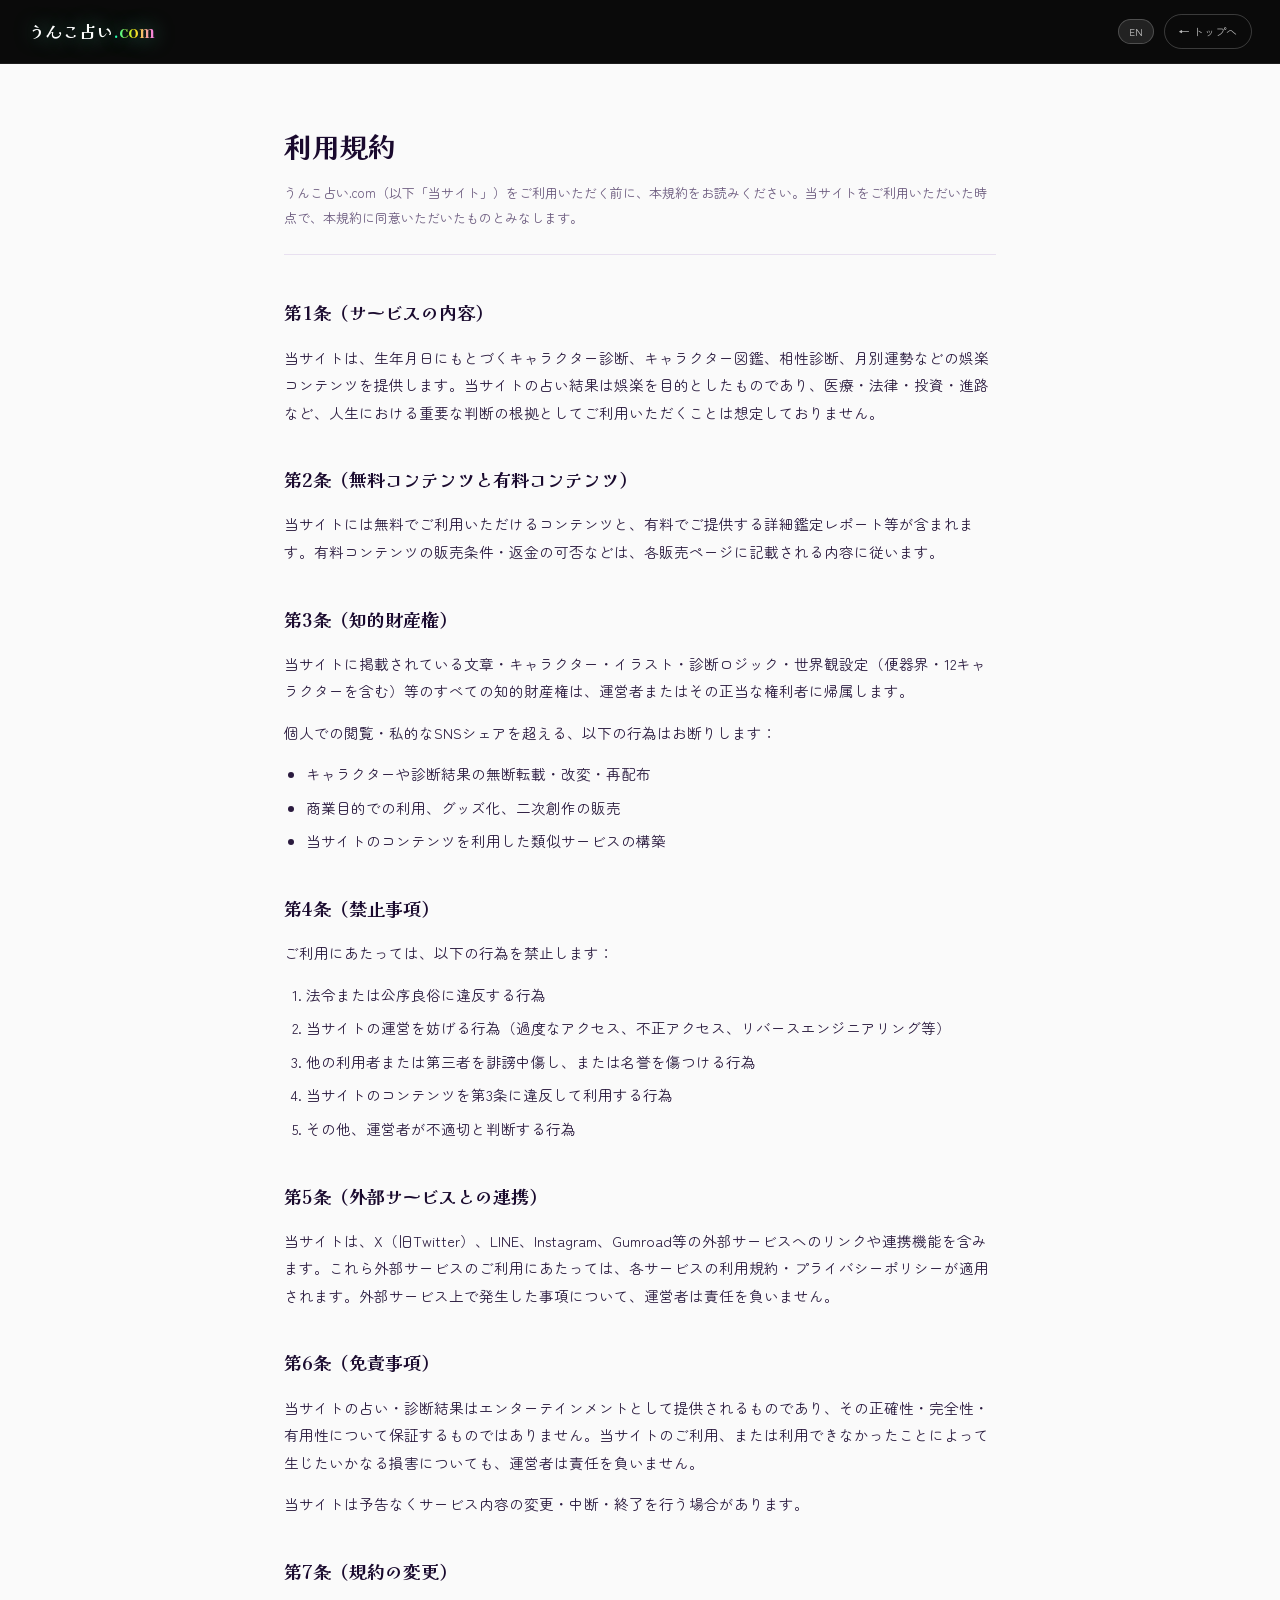
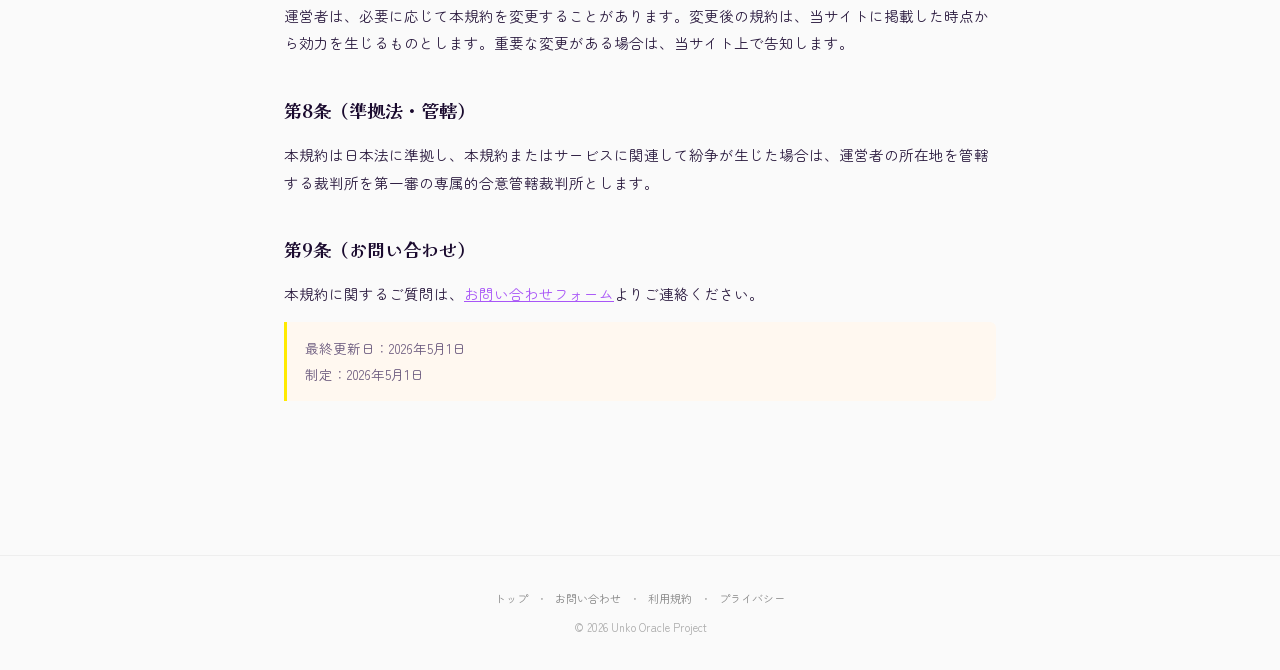
<file: terms.html>
<!DOCTYPE html>
<html lang="ja">
<head>
<meta charset="UTF-8">
<meta name="viewport" content="width=device-width, initial-scale=1.0">
<title>利用規約 | うんこ占い.com</title>
<link rel="icon" href="/favicon.ico" sizes="48x48">
<link rel="icon" href="/favicon.png" type="image/png" sizes="192x192">
<link rel="apple-touch-icon" href="/apple-touch-icon.png">
<meta name="theme-color" content="#171613">
<meta name="description" content="うんこ占い.com（unkouranai.com）の利用規約です。ご利用前に必ずお読みください。">
<meta name="robots" content="noindex,follow">
<link rel="canonical" href="https://unkouranai.com/terms.html">
<link href="https://fonts.googleapis.com/css2?family=Zen+Maru+Gothic:wght@400;500;700&family=Kaisei+Decol:wght@700&display=swap" rel="stylesheet">
<style>
*{box-sizing:border-box;margin:0;padding:0}
body{font-family:'Zen Maru Gothic',sans-serif;background:#fafafa;color:#2a1a3e;line-height:1.9;-webkit-font-smoothing:antialiased}
body[data-lang="en"] [data-ja]{display:none !important}
body[data-lang="ja"] [data-en]{display:none !important}
.nav{display:flex;justify-content:space-between;align-items:center;padding:14px 28px;background:#0a0a0a;border-bottom:1px solid rgba(255,255,255,0.08);position:sticky;top:0;z-index:100}
.nav-logo{font-family:'Kaisei Decol',serif;font-size:17px;font-weight:700;color:#fff;text-decoration:none;text-shadow:0 0 20px rgba(100,255,200,0.6)}
.nav-logo span{background:linear-gradient(90deg,#00ffcc,#ffea00,#ff6ef7);-webkit-background-clip:text;-webkit-text-fill-color:transparent}
.nav-right{display:flex;gap:10px;align-items:center}
.lang-btn{font-size:10px;background:rgba(255,255,255,0.1);border:1px solid rgba(255,255,255,0.2);border-radius:20px;padding:4px 10px;cursor:pointer;font-family:'Zen Maru Gothic',sans-serif;color:rgba(255,255,255,0.8);transition:background .15s}
.lang-btn:hover{background:rgba(0,255,200,0.2);border-color:#00ffcc}
.nav-back{font-size:11px;color:rgba(255,255,255,0.7);text-decoration:none;padding:6px 14px;border:1px solid rgba(255,255,255,0.2);border-radius:20px;transition:all .15s}
.nav-back:hover{border-color:#00ffcc;color:#00ffcc}
.wrap{max-width:760px;margin:0 auto;padding:56px 24px 80px}
h1{font-family:'Kaisei Decol',serif;font-size:28px;font-weight:700;margin-bottom:8px;color:#1a0a2e}
.lead{font-size:13px;color:#6b5a7e;margin-bottom:40px;padding-bottom:24px;border-bottom:1px solid #e8e0f0}
h2{font-family:'Kaisei Decol',serif;font-size:18px;font-weight:700;margin:36px 0 14px;color:#1a0a2e}
p{font-size:14.5px;margin-bottom:14px}
ol,ul{margin:8px 0 14px 22px;font-size:14.5px}
li{margin-bottom:6px}
.note{background:#fff8f0;border-left:3px solid #ffea00;padding:14px 18px;margin:14px 0;font-size:13.5px;color:#6b5a7e;border-radius:0 6px 6px 0}
.footer{text-align:center;padding:32px 24px;font-size:11px;color:#aaa;border-top:1px solid #eee;margin-top:60px}
.footer a{color:#888;text-decoration:none;margin:0 8px}
.footer a:hover{color:#00ccaa}
@media(max-width:600px){.wrap{padding:40px 20px 60px}h1{font-size:24px}}
</style>
</head>
<body data-lang="ja">

<nav class="nav">
  <a href="/" class="nav-logo">うんこ占い<span>.com</span></a>
  <div class="nav-right">
    <button class="lang-btn" id="lb" onclick="tl()">EN</button>
    <a href="/" class="nav-back">
      <span data-ja>← トップへ</span>
      <span data-en>← Top</span>
    </a>
  </div>
</nav>

<main class="wrap">
  <div data-ja>
    <h1>利用規約</h1>
    <p class="lead">うんこ占い.com（以下「当サイト」）をご利用いただく前に、本規約をお読みください。当サイトをご利用いただいた時点で、本規約に同意いただいたものとみなします。</p>

    <h2>第1条（サービスの内容）</h2>
    <p>当サイトは、生年月日にもとづくキャラクター診断、キャラクター図鑑、相性診断、月別運勢などの娯楽コンテンツを提供します。当サイトの占い結果は娯楽を目的としたものであり、医療・法律・投資・進路など、人生における重要な判断の根拠としてご利用いただくことは想定しておりません。</p>

    <h2>第2条（無料コンテンツと有料コンテンツ）</h2>
    <p>当サイトには無料でご利用いただけるコンテンツと、有料でご提供する詳細鑑定レポート等が含まれます。有料コンテンツの販売条件・返金の可否などは、各販売ページに記載される内容に従います。</p>

    <h2>第3条（知的財産権）</h2>
    <p>当サイトに掲載されている文章・キャラクター・イラスト・診断ロジック・世界観設定（便器界・12キャラクターを含む）等のすべての知的財産権は、運営者またはその正当な権利者に帰属します。</p>
    <p>個人での閲覧・私的なSNSシェアを超える、以下の行為はお断りします：</p>
    <ul>
      <li>キャラクターや診断結果の無断転載・改変・再配布</li>
      <li>商業目的での利用、グッズ化、二次創作の販売</li>
      <li>当サイトのコンテンツを利用した類似サービスの構築</li>
    </ul>

    <h2>第4条（禁止事項）</h2>
    <p>ご利用にあたっては、以下の行為を禁止します：</p>
    <ol>
      <li>法令または公序良俗に違反する行為</li>
      <li>当サイトの運営を妨げる行為（過度なアクセス、不正アクセス、リバースエンジニアリング等）</li>
      <li>他の利用者または第三者を誹謗中傷し、または名誉を傷つける行為</li>
      <li>当サイトのコンテンツを第3条に違反して利用する行為</li>
      <li>その他、運営者が不適切と判断する行為</li>
    </ol>

    <h2>第5条（外部サービスとの連携）</h2>
    <p>当サイトは、X（旧Twitter）、LINE、Instagram、Gumroad等の外部サービスへのリンクや連携機能を含みます。これら外部サービスのご利用にあたっては、各サービスの利用規約・プライバシーポリシーが適用されます。外部サービス上で発生した事項について、運営者は責任を負いません。</p>

    <h2>第6条（免責事項）</h2>
    <p>当サイトの占い・診断結果はエンターテインメントとして提供されるものであり、その正確性・完全性・有用性について保証するものではありません。当サイトのご利用、または利用できなかったことによって生じたいかなる損害についても、運営者は責任を負いません。</p>
    <p>当サイトは予告なくサービス内容の変更・中断・終了を行う場合があります。</p>

    <h2>第7条（規約の変更）</h2>
    <p>運営者は、必要に応じて本規約を変更することがあります。変更後の規約は、当サイトに掲載した時点から効力を生じるものとします。重要な変更がある場合は、当サイト上で告知します。</p>

    <h2>第8条（準拠法・管轄）</h2>
    <p>本規約は日本法に準拠し、本規約またはサービスに関連して紛争が生じた場合は、運営者の所在地を管轄する裁判所を第一審の専属的合意管轄裁判所とします。</p>

    <h2>第9条（お問い合わせ）</h2>
    <p>本規約に関するご質問は、<a href="/contact.html" style="color:#a855f7">お問い合わせフォーム</a>よりご連絡ください。</p>

    <div class="note">
      最終更新日：2026年5月1日<br>
      制定：2026年5月1日
    </div>
  </div>

  <div data-en>
    <h1>Terms of Service</h1>
    <p class="lead">Please read these Terms before using Unko Oracle (unkouranai.com, hereinafter "the Site"). By using the Site, you are deemed to have agreed to these Terms.</p>

    <h2>1. Service Description</h2>
    <p>The Site provides entertainment content including character diagnoses based on date of birth, a character index, compatibility readings, and monthly fortunes. The fortune-telling results provided on the Site are for entertainment purposes only and are not intended as a basis for important life decisions such as medical, legal, financial, or career choices.</p>

    <h2>2. Free and Paid Content</h2>
    <p>The Site includes both free content and paid content (such as detailed reading reports). The terms of sale and refund policies for paid content follow what is described on each respective sales page.</p>

    <h2>3. Intellectual Property</h2>
    <p>All intellectual property rights to the text, characters, illustrations, diagnostic logic, and worldbuilding (including the Toilet World and the 12 characters) appearing on the Site belong to the operator or to the rightful owners.</p>
    <p>The following actions, beyond personal viewing and casual sharing on social media, are not permitted:</p>
    <ul>
      <li>Unauthorized reproduction, modification, or redistribution of characters or diagnosis results</li>
      <li>Commercial use, merchandising, or sale of derivative works</li>
      <li>Building similar services using content from the Site</li>
    </ul>

    <h2>4. Prohibited Actions</h2>
    <p>The following actions are prohibited:</p>
    <ol>
      <li>Actions that violate laws or public order and morals</li>
      <li>Actions that interfere with the operation of the Site (excessive access, unauthorized access, reverse engineering, etc.)</li>
      <li>Defaming or harming the reputation of other users or third parties</li>
      <li>Using content from the Site in violation of Section 3</li>
      <li>Any other action the operator deems inappropriate</li>
    </ol>

    <h2>5. Third-Party Services</h2>
    <p>The Site contains links and integrations with external services such as X (formerly Twitter), LINE, Instagram, and Gumroad. Use of these services is governed by their respective Terms of Service and Privacy Policies. The operator is not responsible for events that occur on external services.</p>

    <h2>6. Disclaimer</h2>
    <p>The fortune-telling and diagnosis results on the Site are provided as entertainment. We make no warranty as to their accuracy, completeness, or usefulness. The operator is not liable for any damages arising from your use of, or inability to use, the Site.</p>
    <p>The Site may change, suspend, or terminate its services without prior notice.</p>

    <h2>7. Changes to These Terms</h2>
    <p>The operator may revise these Terms as needed. Revised Terms take effect when posted on the Site. Significant changes will be announced on the Site.</p>

    <h2>8. Governing Law and Jurisdiction</h2>
    <p>These Terms are governed by the laws of Japan. Any dispute arising in connection with these Terms or the Site shall be submitted to the exclusive jurisdiction of the court having jurisdiction over the operator's location, as the court of first instance.</p>

    <h2>9. Contact</h2>
    <p>For questions about these Terms, please use the <a href="/contact.html" style="color:#a855f7">contact form</a>.</p>

    <div class="note">
      Last updated: May 1, 2026<br>
      Established: May 1, 2026
    </div>
  </div>
</main>

<footer class="footer">
  <a href="/"><span data-ja>トップ</span><span data-en>Top</span></a>・<a href="/contact.html"><span data-ja>お問い合わせ</span><span data-en>Contact</span></a>・<a href="/terms.html"><span data-ja>利用規約</span><span data-en>Terms</span></a>・<a href="/privacy.html"><span data-ja>プライバシー</span><span data-en>Privacy</span></a>
  <div style="margin-top:8px">© 2026 Unko Oracle Project</div>
</footer>

<script>
(function() {
  var saved = localStorage.getItem('unko-lang') || 'ja';
  document.body.setAttribute('data-lang', saved);
  document.documentElement.lang = saved;
  var btn = document.getElementById('lb');
  if (btn) btn.textContent = saved === 'ja' ? 'EN' : 'JA';
  document.title = saved === 'en' ? 'Terms of Service | Unko Oracle' : '利用規約 | うんこ占い.com';
})();
function tl() {
  var current = document.body.getAttribute('data-lang');
  var next = current === 'ja' ? 'en' : 'ja';
  document.body.setAttribute('data-lang', next);
  document.documentElement.lang = next;
  localStorage.setItem('unko-lang', next);
  document.getElementById('lb').textContent = next === 'ja' ? 'EN' : 'JA';
  document.title = next === 'en' ? 'Terms of Service | Unko Oracle' : '利用規約 | うんこ占い.com';
}
</script>

</body>
</html>
</file>
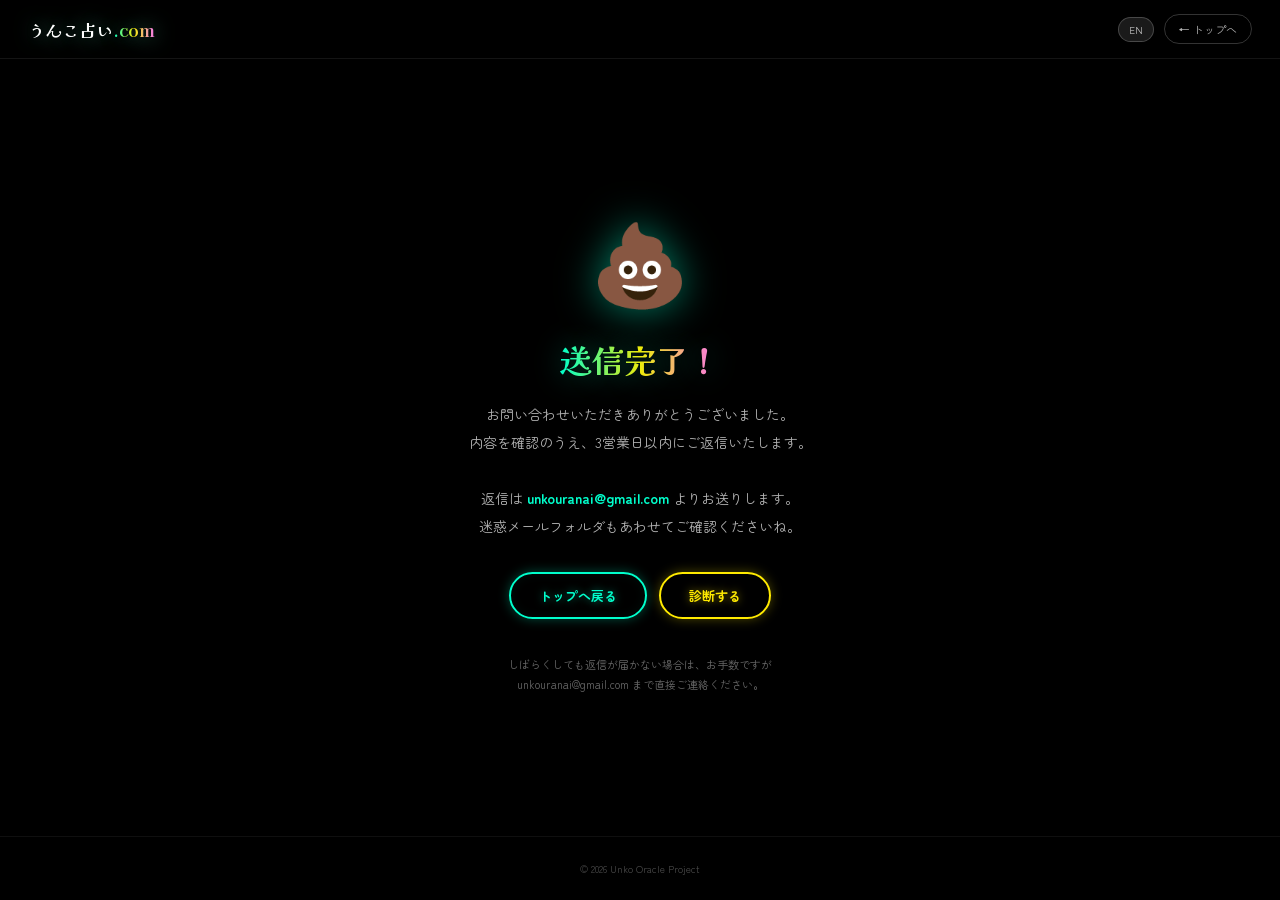
<file: thanks.html>
<!DOCTYPE html>
<html lang="ja">
<head>
<meta charset="UTF-8">
<meta name="viewport" content="width=device-width, initial-scale=1.0">
<title>送信完了 | うんこ占い.com</title>
<link rel="icon" href="/favicon.ico" sizes="48x48">
<link rel="icon" href="/favicon.png" type="image/png" sizes="192x192">
<link rel="apple-touch-icon" href="/apple-touch-icon.png">
<meta name="theme-color" content="#171613">
<meta name="description" content="お問い合わせありがとうございました。">
<meta name="robots" content="noindex,nofollow">
<link href="https://fonts.googleapis.com/css2?family=Zen+Maru+Gothic:wght@400;500;700&family=Kaisei+Decol:wght@700&display=swap" rel="stylesheet">
<style>
*{box-sizing:border-box;margin:0;padding:0}
body{font-family:'Zen Maru Gothic',sans-serif;background:#000;color:#fff;min-height:100vh;display:flex;flex-direction:column;-webkit-font-smoothing:antialiased}
body[data-lang="en"] [data-ja]{display:none !important}
body[data-lang="ja"] [data-en]{display:none !important}
.nav{display:flex;justify-content:space-between;align-items:center;padding:14px 28px;background:rgba(0,0,0,0.6);backdrop-filter:blur(12px);border-bottom:1px solid rgba(255,255,255,0.08);position:sticky;top:0;z-index:100}
.nav-logo{font-family:'Kaisei Decol',serif;font-size:17px;font-weight:700;color:#fff;text-decoration:none;text-shadow:0 0 20px rgba(100,255,200,0.6)}
.nav-logo span{background:linear-gradient(90deg,#00ffcc,#ffea00,#ff6ef7);-webkit-background-clip:text;-webkit-text-fill-color:transparent}
.nav-right{display:flex;gap:10px;align-items:center}
.lang-btn{font-size:10px;background:rgba(255,255,255,0.1);border:1px solid rgba(255,255,255,0.2);border-radius:20px;padding:4px 10px;cursor:pointer;font-family:'Zen Maru Gothic',sans-serif;color:rgba(255,255,255,0.8);transition:background .15s}
.lang-btn:hover{background:rgba(0,255,200,0.2);border-color:#00ffcc}
.nav-back{font-size:11px;color:rgba(255,255,255,0.7);text-decoration:none;padding:6px 14px;border:1px solid rgba(255,255,255,0.2);border-radius:20px;transition:all .15s}
.nav-back:hover{border-color:#00ffcc;color:#00ffcc}
.main{flex:1;display:flex;align-items:center;justify-content:center;padding:40px 24px;text-align:center}
.box{max-width:480px}
.icon{font-size:80px;margin-bottom:20px;display:inline-block;animation:bounce 2s ease-in-out infinite;filter:drop-shadow(0 0 20px rgba(0,255,204,0.5))}
@keyframes bounce{0%,100%{transform:translateY(0)}50%{transform:translateY(-12px)}}
h1{font-family:'Kaisei Decol',serif;font-size:32px;font-weight:700;margin-bottom:18px;color:#fff;text-shadow:0 0 30px rgba(0,255,200,0.4)}
h1 .grad{background:linear-gradient(90deg,#00ffcc,#ffea00,#ff6ef7);-webkit-background-clip:text;-webkit-text-fill-color:transparent}
.lead{font-size:14px;color:rgba(255,255,255,0.7);line-height:2;margin-bottom:32px}
.btn-row{display:flex;gap:12px;justify-content:center;flex-wrap:wrap;margin-top:8px}
.btn-neon{background:transparent;border:2px solid #00ffcc;color:#00ffcc;border-radius:40px;padding:12px 28px;font-size:13px;font-weight:700;text-decoration:none;font-family:'Zen Maru Gothic',sans-serif;text-shadow:0 0 8px rgba(0,255,204,0.5);box-shadow:0 0 12px rgba(0,255,200,0.3),inset 0 0 12px rgba(0,255,200,0.05);transition:all .2s}
.btn-neon:hover{background:rgba(0,255,200,0.15);box-shadow:0 0 24px rgba(0,255,200,0.6);transform:translateY(-2px)}
.btn-neon-y{background:transparent;border:2px solid #ffea00;color:#ffea00;border-radius:40px;padding:12px 28px;font-size:13px;font-weight:700;text-decoration:none;font-family:'Zen Maru Gothic',sans-serif;text-shadow:0 0 8px rgba(255,234,0,0.5);box-shadow:0 0 12px rgba(255,234,0,0.3);transition:all .2s}
.btn-neon-y:hover{background:rgba(255,234,0,0.15);box-shadow:0 0 24px rgba(255,234,0,0.6);transform:translateY(-2px)}
.note{font-size:11px;color:rgba(255,255,255,0.4);margin-top:36px;line-height:1.8}
.footer{text-align:center;padding:24px;font-size:10px;color:rgba(255,255,255,0.3);border-top:1px solid rgba(255,255,255,0.06)}
@media(max-width:600px){.icon{font-size:64px}h1{font-size:26px}}
</style>
</head>
<body data-lang="ja">

<nav class="nav">
  <a href="/" class="nav-logo">うんこ占い<span>.com</span></a>
  <div class="nav-right">
    <button class="lang-btn" id="lb" onclick="tl()">EN</button>
    <a href="/" class="nav-back">
      <span data-ja>← トップへ</span>
      <span data-en>← Top</span>
    </a>
  </div>
</nav>

<main class="main">
  <div class="box">
    <div class="icon">💩</div>
    <h1 data-ja><span class="grad">送信完了！</span></h1>
    <h1 data-en><span class="grad">Sent!</span></h1>

    <p class="lead" data-ja>
      お問い合わせいただきありがとうございました。<br>
      内容を確認のうえ、3営業日以内にご返信いたします。<br><br>
      返信は <strong style="color:#00ffcc">unkouranai@gmail.com</strong> よりお送りします。<br>
      迷惑メールフォルダもあわせてご確認くださいね。
    </p>
    <p class="lead" data-en>
      Thank you for reaching out.<br>
      We'll review your message and reply within 3 business days.<br><br>
      Our reply will come from <strong style="color:#00ffcc">unkouranai@gmail.com</strong>.<br>
      Please also check your spam folder just in case.
    </p>

    <div class="btn-row">
      <a href="/" class="btn-neon"><span data-ja>トップへ戻る</span><span data-en>Back to Top</span></a>
      <a href="/#diag" class="btn-neon-y"><span data-ja>診断する</span><span data-en>Take the Quiz</span></a>
    </div>

    <p class="note" data-ja>
      しばらくしても返信が届かない場合は、お手数ですが<br>
      unkouranai@gmail.com まで直接ご連絡ください。
    </p>
    <p class="note" data-en>
      If you don't receive a reply after a while,<br>
      please contact us directly at unkouranai@gmail.com.
    </p>
  </div>
</main>

<footer class="footer">© 2026 Unko Oracle Project</footer>

<script>
(function() {
  var saved = localStorage.getItem('unko-lang') || 'ja';
  document.body.setAttribute('data-lang', saved);
  document.documentElement.lang = saved;
  var btn = document.getElementById('lb');
  if (btn) btn.textContent = saved === 'ja' ? 'EN' : 'JA';
  document.title = saved === 'en' ? 'Sent | Unko Oracle' : '送信完了 | うんこ占い.com';
})();
function tl() {
  var current = document.body.getAttribute('data-lang');
  var next = current === 'ja' ? 'en' : 'ja';
  document.body.setAttribute('data-lang', next);
  document.documentElement.lang = next;
  localStorage.setItem('unko-lang', next);
  document.getElementById('lb').textContent = next === 'ja' ? 'EN' : 'JA';
  document.title = next === 'en' ? 'Sent | Unko Oracle' : '送信完了 | うんこ占い.com';
}
</script>

</body>
</html>
</file>
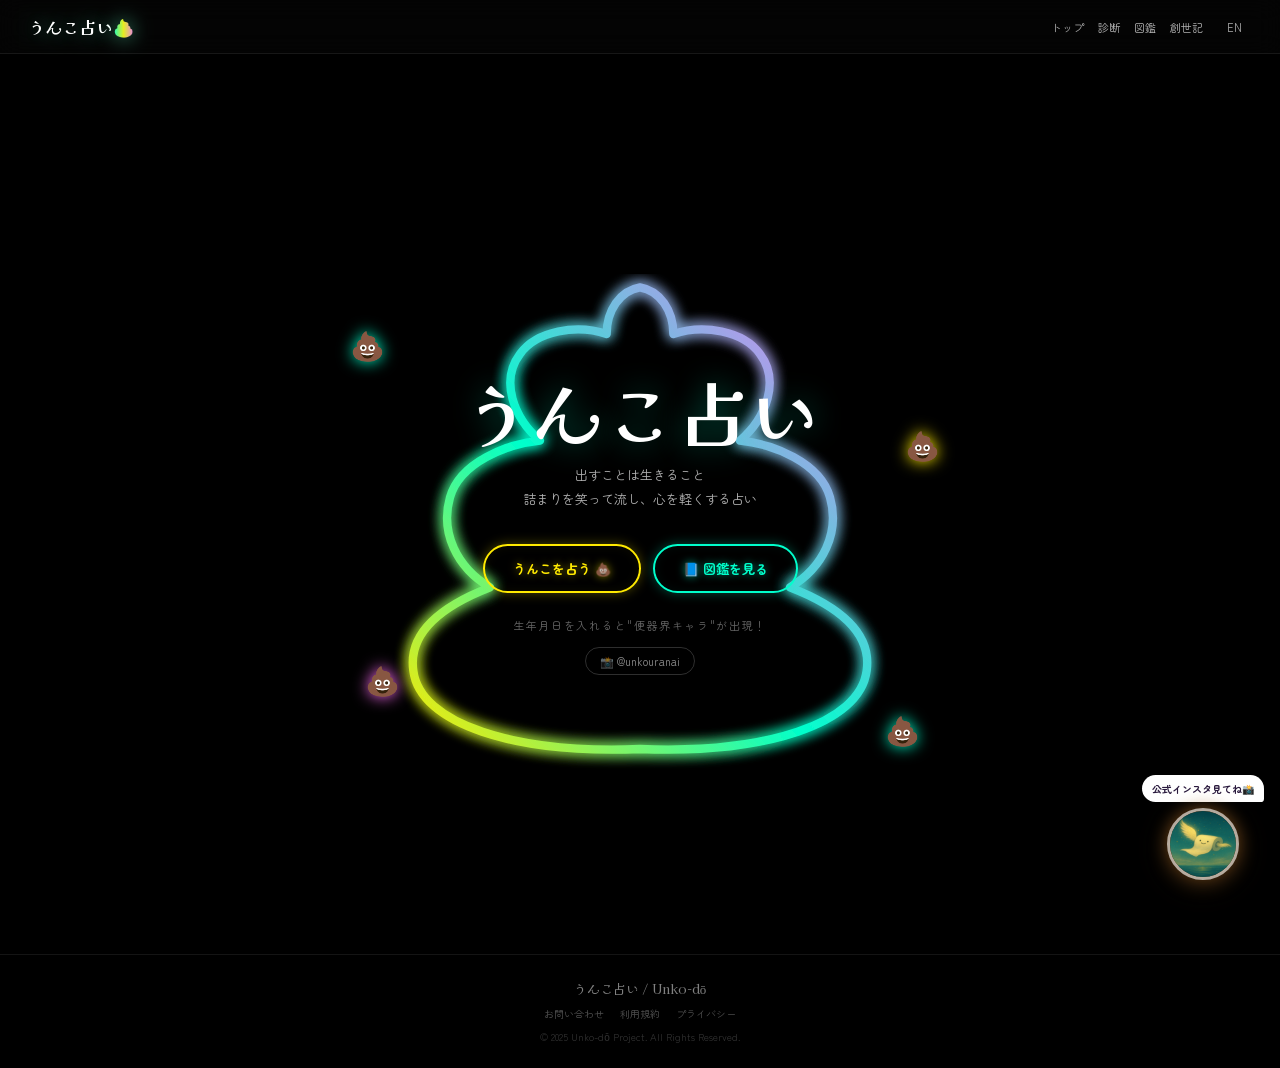
<file: unko-uranai.html>
<!DOCTYPE html>
<html lang="ja">
<head>
<meta charset="UTF-8">
<meta name="viewport" content="width=device-width, initial-scale=1.0">
<title>うんこ占い.com | 便器界診断</title>
<link href="https://fonts.googleapis.com/css2?family=Zen+Maru+Gothic:wght@400;500;700;900&family=Kaisei+Decol:wght@400;700&display=swap" rel="stylesheet">
<style>
*{box-sizing:border-box;margin:0;padding:0}
body{font-family:'Zen Maru Gothic',sans-serif;background:#0a0a0a;color:#fff;overflow-x:hidden}
.page{display:none}.page.active{display:block}

/* ======= NAV ======= */
.nav{display:flex;justify-content:space-between;align-items:center;padding:14px 28px;background:rgba(0,0,0,0.6);backdrop-filter:blur(12px);border-bottom:1px solid rgba(255,255,255,0.08);position:sticky;top:0;z-index:200}
.nav-logo{font-family:'Kaisei Decol',serif;font-size:17px;font-weight:700;color:#fff;cursor:pointer;text-shadow:0 0 20px rgba(100,255,200,0.6)}
.nav-logo span{background:linear-gradient(90deg,#00ffcc,#ffea00,#ff6ef7);-webkit-background-clip:text;-webkit-text-fill-color:transparent}
.nav-right{display:flex;gap:14px;align-items:center}
.nav-right button{font-size:11px;color:rgba(255,255,255,0.7);background:none;border:none;cursor:pointer;font-family:'Zen Maru Gothic',sans-serif;transition:color .15s}
.nav-right button:hover{color:#00ffcc}
.lang-btn{font-size:10px;background:rgba(255,255,255,0.1);border:1px solid rgba(255,255,255,0.2);border-radius:20px;padding:3px 10px;cursor:pointer;font-family:'Zen Maru Gothic',sans-serif;color:rgba(255,255,255,0.8);transition:background .15s}
.lang-btn:hover{background:rgba(0,255,200,0.2);border-color:#00ffcc}

/* ======= HOME: NEON BLACK ======= */
.home-wrap{min-height:100vh;background:#000;display:flex;flex-direction:column;align-items:center;justify-content:center;position:relative;overflow:hidden;padding:80px 20px 40px}

/* Neon poop silhouette */
.neon-poop-wrap{position:relative;width:min(500px,90vw);aspect-ratio:1/1;display:flex;align-items:center;justify-content:center}
.neon-poop-svg{position:absolute;inset:0;width:100%;height:100%}
@keyframes neonPulse{
  0%,100%{filter:drop-shadow(0 0 8px #00ffcc) drop-shadow(0 0 20px #00ffcc88) drop-shadow(0 0 40px #00ffcc44)}
  33%{filter:drop-shadow(0 0 8px #ffea00) drop-shadow(0 0 20px #ffea0088) drop-shadow(0 0 40px #ffea0044)}
  66%{filter:drop-shadow(0 0 8px #ff6ef7) drop-shadow(0 0 20px #ff6ef788) drop-shadow(0 0 40px #ff6ef744)}
}
.neon-poop-svg{animation:neonPulse 4s ease-in-out infinite}

/* Floating mini poops */
@keyframes floatPoop{0%,100%{transform:translateY(0) rotate(-5deg)}50%{transform:translateY(-14px) rotate(5deg)}}
.mini-poop{position:absolute;font-size:28px;animation:floatPoop ease-in-out infinite;filter:drop-shadow(0 0 8px currentColor)}

.home-inner{position:relative;z-index:2;text-align:center;padding:20px}
.home-title{font-family:'Kaisei Decol',serif;font-size:clamp(36px,8vw,72px);font-weight:700;color:#fff;line-height:1.05;margin-bottom:14px;text-shadow:0 0 30px rgba(0,255,200,0.4)}
.home-sub{font-size:13px;color:rgba(255,255,255,0.7);line-height:1.9;margin-bottom:32px}
.home-cta{display:flex;gap:12px;justify-content:center;flex-wrap:wrap;margin-bottom:24px}

/* Neon buttons */
.btn-neon{background:transparent;border:2px solid #00ffcc;color:#00ffcc;border-radius:40px;padding:13px 28px;font-size:13px;font-family:'Zen Maru Gothic',sans-serif;font-weight:700;cursor:pointer;transition:all .2s;text-shadow:0 0 8px #00ffcc88;box-shadow:0 0 12px rgba(0,255,200,0.3),inset 0 0 12px rgba(0,255,200,0.05)}
.btn-neon:hover{background:rgba(0,255,200,0.15);box-shadow:0 0 24px rgba(0,255,200,0.6),inset 0 0 24px rgba(0,255,200,0.1);transform:translateY(-2px)}
.btn-neon-y{background:transparent;border:2px solid #ffea00;color:#ffea00;border-radius:40px;padding:13px 28px;font-size:13px;font-family:'Zen Maru Gothic',sans-serif;font-weight:700;cursor:pointer;transition:all .2s;text-shadow:0 0 8px #ffea0088;box-shadow:0 0 12px rgba(255,234,0,0.3),inset 0 0 12px rgba(255,234,0,0.05)}
.btn-neon-y:hover{background:rgba(255,234,0,0.15);box-shadow:0 0 24px rgba(255,234,0,0.6);transform:translateY(-2px)}

.home-tagline{font-size:11px;color:rgba(255,255,255,0.4);letter-spacing:.15em;margin-top:8px}

/* Home footer */
.home-footer{background:#000;border-top:1px solid rgba(255,255,255,0.08);padding:24px;text-align:center}
.home-footer .f-logo{font-family:'Kaisei Decol',serif;font-size:13px;color:rgba(255,255,255,0.5);margin-bottom:8px}
.home-footer .f-links{display:flex;gap:16px;justify-content:center;margin-bottom:8px}
.home-footer .f-links a{font-size:10px;color:rgba(255,255,255,0.3);text-decoration:none;cursor:pointer}
.home-footer .f-links a:hover{color:#00ffcc}
.home-footer .f-copy{font-size:10px;color:rgba(255,255,255,0.2)}

/* ======= PASTEL PAGES (diag / zukan / detail) ======= */
.pastel-body{background:linear-gradient(135deg,#fef9ff 0%,#f0f8ff 50%,#fff8f0 100%);min-height:100vh;color:#2a1a3e}

/* SECTION */
.sec{max-width:980px;margin:0 auto;padding:48px 22px}
.s-tag{display:block;font-size:9px;letter-spacing:.2em;color:#a855f7;text-transform:uppercase;margin-bottom:10px;text-align:center}
.s-title{font-family:'Kaisei Decol',serif;font-size:24px;font-weight:700;color:#1a0a2e;text-align:center;margin-bottom:8px}
.s-desc{font-size:12px;color:#6b5a7e;text-align:center;line-height:1.8;margin-bottom:36px}

/* CHAR GRID */
.char-grid{display:grid;grid-template-columns:repeat(auto-fill,minmax(140px,1fr));gap:12px}
.char-card{background:#fff;border:1.5px solid #e8d0ff;border-radius:16px;overflow:hidden;cursor:pointer;transition:transform .18s,box-shadow .18s,border-color .18s}
.char-card:hover{transform:translateY(-4px);box-shadow:0 8px 28px rgba(168,85,247,.18);border-color:#a855f7}
.char-info{padding:9px 8px 11px;text-align:center}
.char-name{font-size:10px;font-weight:700;color:#1a0a2e;margin-bottom:4px;line-height:1.4}
.char-tag{display:inline-block;font-size:8px;padding:2px 7px;border-radius:20px;background:linear-gradient(135deg,#fef0ff,#e0f0ff);color:#a855f7;border:1px solid #d8b4fe;margin-top:4px}

/* DIAG */
.diag-wrap{max-width:560px;margin:0 auto}
.diag-box{background:linear-gradient(135deg,#fef0ff,#e8f8ff,#fff8e8);border:2px solid #e0b8ff;border-radius:28px;padding:40px 32px;text-align:center;box-shadow:0 8px 40px rgba(168,85,247,.1)}
.d-title{font-family:'Kaisei Decol',serif;font-size:20px;font-weight:700;color:#1a0a2e;margin-bottom:6px}
.d-sub{font-size:12px;color:#6b5a7e;margin-bottom:28px;line-height:1.8}
.date-row{display:flex;gap:7px;justify-content:center;align-items:center;flex-wrap:wrap;margin-bottom:22px}
.date-row select{font-family:'Zen Maru Gothic',sans-serif;font-size:13px;color:#1a0a2e;background:#fff;border:2px solid #d8b4fe;border-radius:10px;padding:7px 9px;cursor:pointer;outline:none}
.date-row select:focus{border-color:#a855f7}
.d-lbl{font-size:11px;color:#9a7abf}
.r-area{margin-top:22px;min-height:60px;display:flex;align-items:center;justify-content:center}
.r-card{background:#fff;border:2px solid;border-image:linear-gradient(135deg,#a855f7,#06b6d4,#f59e0b) 1;border-radius:18px;padding:20px 24px;max-width:310px;width:100%;animation:popIn .35s cubic-bezier(.34,1.56,.64,1);box-shadow:0 4px 24px rgba(168,85,247,.15)}
@keyframes popIn{from{transform:scale(.85);opacity:0}to{transform:scale(1);opacity:1}}
.r-name{font-family:'Kaisei Decol',serif;font-size:18px;font-weight:700;color:#1a0a2e;margin-bottom:6px;cursor:pointer}
.r-name:hover{color:#a855f7}
.r-desc{font-size:11px;color:#6b5a7e;line-height:1.7}

/* Pastel buttons */
.btn-p{background:linear-gradient(135deg,#a855f7,#06b6d4);color:#fff;border:none;border-radius:40px;padding:13px 28px;font-size:13px;font-family:'Zen Maru Gothic',sans-serif;font-weight:700;cursor:pointer;transition:transform .15s,box-shadow .2s;box-shadow:0 4px 20px rgba(168,85,247,.3)}
.btn-p:hover{transform:translateY(-2px);box-shadow:0 8px 32px rgba(168,85,247,.5)}
.btn-s{background:#fff;color:#a855f7;border:2px solid #e0b8ff;border-radius:40px;padding:12px 28px;font-size:13px;font-family:'Zen Maru Gothic',sans-serif;cursor:pointer;transition:transform .15s,border-color .2s;font-weight:600}
.btn-s:hover{border-color:#a855f7;transform:translateY(-2px)}

/* DETAIL */
.detail-back{display:flex;align-items:center;gap:6px;color:#a855f7;font-size:13px;font-weight:700;cursor:pointer;margin-bottom:24px;background:none;border:none;font-family:'Zen Maru Gothic',sans-serif;padding:0}
.detail-back:hover{opacity:.75}
.detail-hero{background:linear-gradient(135deg,#fef0ff,#e8f8ff,#fff8e8);border-radius:24px;padding:32px 24px;text-align:center;margin-bottom:20px;border:2px solid #e0b8ff}
.detail-img-wrap{position:relative;width:140px;height:140px;border-radius:50%;overflow:hidden;margin:0 auto 16px;background:#fef0ff;border:3px solid #d8b4fe;display:flex;align-items:center;justify-content:center}
.detail-img-wrap span{font-size:64px;position:absolute;z-index:0}
.detail-img-wrap img{position:absolute;inset:0;width:100%;height:100%;object-fit:cover;border-radius:50%;z-index:1}
.detail-name{font-family:'Kaisei Decol',serif;font-size:26px;font-weight:700;color:#1a0a2e;margin-bottom:8px}
.detail-tagline{font-size:13px;color:#6b5a7e;line-height:1.7;margin-bottom:14px}
.detail-tags{display:flex;gap:6px;justify-content:center;flex-wrap:wrap}
.detail-tag{font-size:10px;padding:3px 10px;border-radius:20px;background:linear-gradient(135deg,#fef0ff,#e8f8ff);color:#a855f7;border:1px solid #d8b4fe}
.detail-section{background:#fff;border:2px solid #f0e0ff;border-radius:18px;padding:20px 18px;margin-bottom:14px;box-shadow:0 2px 12px rgba(168,85,247,.06)}
.detail-section-title{font-family:'Kaisei Decol',serif;font-size:14px;font-weight:700;color:#1a0a2e;margin-bottom:10px;display:flex;align-items:center;gap:7px}
.detail-body{font-size:13px;color:#3a2a4e;line-height:1.9}
.detail-list{list-style:none;padding:0}
.detail-list li{font-size:13px;color:#3a2a4e;line-height:1.8;padding-left:16px;position:relative;margin-bottom:4px}
.detail-list li:before{content:"▸";position:absolute;left:0;color:#a855f7}
.detail-quote{background:linear-gradient(135deg,#fef0ff,#e8f8ff);border-left:3px solid #a855f7;padding:14px 16px;border-radius:0 10px 10px 0;margin-top:8px}
.detail-quote p{font-family:'Kaisei Decol',serif;font-size:14px;color:#1a0a2e;line-height:1.7}
.detail-dark-badge{display:inline-block;background:linear-gradient(135deg,#1a0a2e,#2a1050);color:#d8b4fe;font-size:10px;padding:3px 10px;border-radius:20px;margin-bottom:8px}
.detail-shadow{font-size:12px;color:#6b5a7e;line-height:1.8}
.diag-cta{text-align:center;margin-top:20px;padding:22px;background:linear-gradient(135deg,#fef0ff,#e8f8ff,#fff8e8);border-radius:18px;border:2px dashed #d8b4fe}
.diag-cta p{font-size:12px;color:#6b5a7e;margin-bottom:12px}

/* Pastel footer */
.pastel-footer{border-top:2px solid #f0e0ff;padding:28px 24px;text-align:center;background:linear-gradient(135deg,#fef9ff,#f0f8ff)}
.pastel-footer .f-logo{font-family:'Kaisei Decol',serif;font-size:13px;color:#6b5a7e;margin-bottom:8px}
.pastel-footer .f-links{display:flex;gap:16px;justify-content:center;margin-bottom:8px}
.pastel-footer .f-links a{font-size:10px;color:#9a7abf;text-decoration:none;cursor:pointer}
.pastel-footer .f-links a:hover{color:#a855f7}
.pastel-footer .f-copy{font-size:10px;color:#c0a8d8}

/* imgOrEmoji wrap for pastel */
.char-img-wrap{position:relative;width:100%;aspect-ratio:1/1;background:linear-gradient(135deg,#fef0ff,#e8f8ff);display:flex;align-items:center;justify-content:center;overflow:hidden}
.char-img-wrap span{font-size:52px;position:absolute}
.char-img-wrap img{position:absolute;inset:0;width:100%;height:100%;object-fit:cover}

@media(max-width:600px){
  .nav{padding:11px 14px}
  .diag-box{padding:28px 18px}
  .home-wrap{padding:70px 16px 30px}
}

/* ===== SHARE & MONETIZE ===== */
/* Share card (canvas-based result image) */
.share-area{margin-top:18px;text-align:center}
.share-btns{display:flex;gap:8px;justify-content:center;flex-wrap:wrap;margin-top:12px}
.btn-x{background:#000;color:#fff;border:2px solid #fff;border-radius:40px;padding:10px 20px;font-size:12px;font-family:'Zen Maru Gothic',sans-serif;font-weight:700;cursor:pointer;display:flex;align-items:center;gap:6px;transition:background .2s}
.btn-x:hover{background:#333}
.btn-dl{background:linear-gradient(135deg,#a855f7,#06b6d4);color:#fff;border:none;border-radius:40px;padding:10px 20px;font-size:12px;font-family:'Zen Maru Gothic',sans-serif;font-weight:700;cursor:pointer;display:flex;align-items:center;gap:6px;transition:transform .15s,box-shadow .2s;box-shadow:0 4px 16px rgba(168,85,247,.3)}
.btn-dl:hover{transform:translateY(-2px);box-shadow:0 8px 24px rgba(168,85,247,.5)}

/* LINE banner */
.line-banner{background:linear-gradient(135deg,#06C755,#00a040);border-radius:16px;padding:18px 20px;margin-top:16px;display:flex;align-items:center;gap:14px;cursor:pointer;transition:transform .15s,box-shadow .2s;box-shadow:0 4px 16px rgba(6,199,85,.3);text-decoration:none}
.line-banner:hover{transform:translateY(-2px);box-shadow:0 8px 24px rgba(6,199,85,.5)}
.line-icon{font-size:32px;flex-shrink:0}
.line-text{text-align:left}
.line-text strong{display:block;font-size:13px;color:#fff;font-weight:700;margin-bottom:2px}
.line-text span{font-size:11px;color:rgba(255,255,255,0.85);line-height:1.5}
.line-arrow{margin-left:auto;color:#fff;font-size:18px;flex-shrink:0}

/* Monetize CTAs in detail page */
.mono-section{margin-top:16px;display:flex;flex-direction:column;gap:10px}
.mono-card{border-radius:16px;padding:18px 20px;display:flex;align-items:center;gap:14px;cursor:pointer;transition:transform .15s,box-shadow .2s;text-decoration:none}
.mono-card:hover{transform:translateY(-2px)}
.mono-card.premium{background:linear-gradient(135deg,#1a0a2e,#2d1060);border:2px solid #a855f7;box-shadow:0 4px 20px rgba(168,85,247,.25)}
.mono-card.goods{background:linear-gradient(135deg,#0a1a2e,#102040);border:2px solid #06b6d4;box-shadow:0 4px 20px rgba(6,182,212,.2)}
.mono-card.line{background:linear-gradient(135deg,#06C755,#00a040);border:none;box-shadow:0 4px 16px rgba(6,199,85,.3)}
.mono-icon{font-size:28px;flex-shrink:0}
.mono-text{flex:1;text-align:left}
.mono-text strong{display:block;font-size:13px;color:#fff;font-weight:700;margin-bottom:3px}
.mono-text span{font-size:11px;color:rgba(255,255,255,0.75);line-height:1.5}
.mono-badge{background:#f59e0b;color:#000;font-size:9px;font-weight:700;padding:2px 7px;border-radius:20px;margin-top:4px;display:inline-block}
.mono-arrow{color:rgba(255,255,255,0.6);font-size:16px;flex-shrink:0}

/* Hidden canvas for image generation */
#share-canvas{display:none}






@keyframes buriFloat{0%,100%{transform:translateY(0)}50%{transform:translateY(-8px)}}




/* ===== GENESIS PAGE ===== */
.genesis-wrap{min-height:100vh;color:#fff;position:relative;padding-bottom:80px}

/* Chapter themes */
.ch-prologue{background:radial-gradient(ellipse at 50% 30%,#1a1040 0%,#000 70%)}
.ch-map{background:linear-gradient(180deg,#fff8ec 0%,#e8f4ff 60%,#d0e8ff 100%)}
.ch-map .genesis-title,.ch-map .genesis-subtitle,.ch-map .genesis-chapter-tag,.ch-map .genesis-text,.ch-map .genesis-quote{color:#1a0a2e}
.ch-map .genesis-quote{background:rgba(0,0,0,0.06);border-left-color:rgba(0,0,0,0.3)}
.ch-map .genesis-nav-btn{background:rgba(0,0,0,0.1);border-color:rgba(0,0,0,0.2);color:#1a0a2e}
.ch-map .ch-dot{background:rgba(0,0,0,0.2)}.ch-map .ch-dot.active{background:#1a0a2e}
.ch-light{background:linear-gradient(180deg,#fffbe0 0%,#fff3a0 40%,#ffd700 100%)}
.ch-flow{background:linear-gradient(180deg,#e0f8ff 0%,#a8e6ff 40%,#4ab8d8 100%)}
.ch-clog{background:linear-gradient(180deg,#d4c8b0 0%,#a89880 40%,#6b5040 100%)}
.ch-hedoro{background:linear-gradient(180deg,#1a0830 0%,#2d1060 30%,#0a2010 70%,#000 100%)}
.ch-super{background:linear-gradient(135deg,#ff6ef7 0%,#00ffcc 25%,#ffea00 50%,#ff6ef7 75%,#00ffcc 100%);background-size:400% 400%;animation:rainbowBg 8s ease infinite}
.ch-super .genesis-text,.ch-super .genesis-quote,.ch-super .genesis-title,.ch-super .genesis-subtitle,.ch-super .genesis-chapter-tag,.ch-super .genesis-section-title{color:#1a0a2e;text-shadow:0 1px 6px rgba(255,255,255,0.8)}
.ch-super .genesis-quote{background:rgba(255,255,255,0.4);border-left-color:rgba(0,0,0,0.3)}
.ch-super .genesis-nav-btn{background:rgba(255,255,255,0.4);border-color:rgba(0,0,0,0.2);color:#1a0a2e}
.ch-super .ch-dot{background:rgba(0,0,0,0.2)}.ch-super .ch-dot.active{background:#1a0a2e}
.ch-dark{background:radial-gradient(ellipse at 50% 20%,#2d1060 0%,#0a0010 60%,#000 100%)}
.ch-dark .genesis-text,.ch-dark .genesis-quote,.ch-dark .genesis-title,.ch-dark .genesis-subtitle,.ch-dark .genesis-chapter-tag{text-shadow:0 1px 8px rgba(0,0,0,0.9),0 0 20px rgba(0,0,0,0.8)}
@keyframes rainbowBg{0%{background-position:0% 50%}50%{background-position:100% 50%}100%{background-position:0% 50%}}

.genesis-header{padding:80px 24px 40px;text-align:center;position:relative}
.genesis-chapter-tag{font-size:10px;letter-spacing:.25em;text-transform:uppercase;margin-bottom:12px;display:block;opacity:0.7}
.genesis-title{font-family:'Kaisei Decol',serif;font-size:clamp(24px,5vw,48px);font-weight:700;line-height:1.2;margin-bottom:12px}
.genesis-subtitle{font-size:14px;opacity:0.75;line-height:1.8}

.genesis-body{max-width:680px;margin:0 auto;padding:0 24px 80px}
.genesis-section{margin-bottom:48px}
.genesis-section-title{font-family:'Kaisei Decol',serif;font-size:18px;font-weight:700;margin-bottom:16px;padding-bottom:8px;border-bottom:1px solid rgba(255,255,255,0.2)}
.genesis-text{font-size:14px;line-height:2.2;white-space:pre-line;opacity:0.9}
.genesis-quote{font-family:'Kaisei Decol',serif;font-size:16px;font-style:italic;opacity:0.85;text-align:center;margin:24px 0;padding:16px 24px;border-left:3px solid rgba(255,255,255,0.4);background:rgba(255,255,255,0.05);border-radius:0 12px 12px 0}
.genesis-memo{background:rgba(255,255,255,0.08);border-radius:12px;padding:16px 20px;margin-top:12px;font-size:12px;opacity:0.7;line-height:1.9}
.genesis-memo::before{content:"📝 観便者メモ";display:block;font-size:10px;letter-spacing:.1em;opacity:.6;margin-bottom:8px}

/* Layer cards */
.layer-card{border-radius:16px;padding:20px;margin-bottom:16px;border:1px solid rgba(255,255,255,0.15)}
.layer-light{background:rgba(255,250,200,0.15)}
.layer-flow{background:rgba(100,200,255,0.15)}
.layer-clog{background:rgba(150,120,80,0.2)}
.layer-hedoro{background:rgba(100,0,100,0.2)}
.layer-super{background:rgba(255,255,255,0.1)}
.layer-label{font-size:10px;letter-spacing:.15em;text-transform:uppercase;opacity:0.6;margin-bottom:6px}
.layer-name{font-family:'Kaisei Decol',serif;font-size:16px;font-weight:700;margin-bottom:8px}
.layer-desc{font-size:12px;opacity:0.8;line-height:1.8}

/* Dark shadow table */
.shadow-table{width:100%;border-collapse:collapse;margin:16px 0}
.shadow-table th{font-size:10px;letter-spacing:.1em;opacity:0.5;padding:8px;border-bottom:1px solid rgba(255,255,255,0.1);text-align:left}
.shadow-table td{font-size:13px;padding:10px 8px;border-bottom:1px solid rgba(255,255,255,0.06);opacity:0.85}
.shadow-table tr:hover td{background:rgba(255,255,255,0.05)}

/* Character block */
.genesis-char{background:rgba(255,255,255,0.06);border-radius:16px;padding:20px;margin-bottom:20px;border:1px solid rgba(255,255,255,0.1)}
.genesis-char-name{font-family:'Kaisei Decol',serif;font-size:18px;font-weight:700;margin-bottom:4px}
.genesis-char-alias{font-size:11px;opacity:0.55;margin-bottom:12px}
.genesis-char-label{font-size:9px;letter-spacing:.1em;opacity:0.5;text-transform:uppercase;margin-top:10px;margin-bottom:4px}
.genesis-char-val{font-size:13px;opacity:0.85;line-height:1.8}
.genesis-char-quote{font-family:'Kaisei Decol',serif;font-size:14px;font-style:italic;color:#ffd700;margin-top:12px}

/* Nav between chapters */
.genesis-nav{display:flex;justify-content:space-between;align-items:center;padding:20px 24px;max-width:680px;margin:0 auto;gap:12px}
.genesis-nav-btn{background:rgba(255,255,255,0.1);border:1px solid rgba(255,255,255,0.2);color:#fff;border-radius:40px;padding:10px 20px;font-size:12px;font-family:'Zen Maru Gothic',sans-serif;cursor:pointer;transition:background .2s;flex:1;text-align:center}
.genesis-nav-btn:hover{background:rgba(255,255,255,0.2)}
.genesis-nav-btn:disabled{opacity:0.3;cursor:default}
.genesis-chapter-dots{display:flex;gap:6px;justify-content:center;padding:16px}
.ch-dot{width:8px;height:8px;border-radius:50%;background:rgba(255,255,255,0.2);cursor:pointer;transition:background .2s}
.ch-dot.active{background:#fff}

/* Light theme overrides for light chapters */
.ch-light .genesis-title,.ch-light .genesis-subtitle,.ch-light .genesis-text,.ch-light .genesis-char-val,.ch-light .genesis-section-title{color:#2a1a00}
.ch-light .genesis-chapter-tag,.ch-light .genesis-memo,.ch-light .layer-label,.ch-light .shadow-table th{color:#5a3a00;opacity:1}
.ch-light .genesis-quote{color:#3a2000;border-left-color:rgba(0,0,0,0.3);background:rgba(0,0,0,0.05)}
.ch-light .genesis-nav-btn{background:rgba(0,0,0,0.1);border-color:rgba(0,0,0,0.2);color:#2a1a00}
.ch-light .genesis-char{background:rgba(0,0,0,0.05);border-color:rgba(0,0,0,0.1)}
.ch-light .genesis-char-alias,.ch-light .genesis-char-quote{color:#8b4513}
.ch-light .ch-dot{background:rgba(0,0,0,0.2)}
.ch-light .ch-dot.active{background:#2a1a00}
.ch-flow .genesis-title,.ch-flow .genesis-text,.ch-flow .genesis-subtitle,.ch-flow .genesis-section-title,.ch-flow .genesis-char-val{color:#0a2030}
.ch-flow .genesis-quote{color:#0a2030;border-left-color:rgba(0,50,100,0.4);background:rgba(0,50,100,0.08)}
.ch-flow .genesis-nav-btn{background:rgba(0,50,100,0.15);border-color:rgba(0,100,200,0.3);color:#0a2030}
.ch-flow .genesis-char{background:rgba(0,50,100,0.08);border-color:rgba(0,100,200,0.15)}
.ch-flow .ch-dot{background:rgba(0,50,100,0.3)}
.ch-flow .ch-dot.active{background:#0a2030}
.ch-clog .genesis-title,.ch-clog .genesis-text,.ch-clog .genesis-subtitle,.ch-clog .genesis-section-title,.ch-clog .genesis-char-val{color:#1a0800}
.ch-clog .genesis-quote{color:#1a0800;border-left-color:rgba(100,60,20,0.5);background:rgba(100,60,20,0.08)}
.ch-clog .genesis-nav-btn{background:rgba(100,60,20,0.15);border-color:rgba(150,90,30,0.3);color:#1a0800}
.ch-clog .genesis-char{background:rgba(100,60,20,0.08);border-color:rgba(150,90,30,0.15)}
.ch-clog .ch-dot{background:rgba(100,60,20,0.4)}
.ch-clog .ch-dot.active{background:#1a0800}


/* Genesis slider */
#genesis-slider{cursor:grab}
#genesis-slider:active{cursor:grabbing}
.genesis-slide{user-select:none}


/* ===== INSTA FLOAT ===== */
.insta-float{position:fixed;bottom:20px;right:16px;z-index:300;display:flex;flex-direction:column;align-items:center;cursor:pointer;animation:buriFloat 3s ease-in-out infinite;text-decoration:none}
.insta-float-img{width:72px;height:72px;object-fit:cover;border-radius:50%;border:3px solid rgba(255,255,255,0.6);box-shadow:0 4px 20px rgba(0,0,0,0.4);filter:drop-shadow(0 0 8px rgba(240,148,51,0.6))}
.insta-float-bubble{background:#fff;border-radius:16px 16px 4px 16px;padding:6px 10px;font-size:10px;font-weight:700;color:#2a1a3e;margin-bottom:6px;white-space:nowrap;box-shadow:0 2px 12px rgba(0,0,0,0.15);font-family:'Zen Maru Gothic',sans-serif}

</style>
</head>
<body>

<!-- NAV -->
<nav class="nav">
  <div class="nav-logo" onclick="go('home')">うんこ占い<span>💩</span></div>
  <div class="nav-right">
    <button onclick="go('home')">トップ</button>
    <button onclick="go('diag')">診断</button>
    <button onclick="go('zukan')">図鑑</button>
    <button onclick="go('genesis')">創世記</button>
    <button class="lang-btn" id="lb" onclick="tl()">EN</button>
  </div>
</nav>

<!-- ===== HOME JA ===== -->
<div id="pg-home-ja" class="page active">
  <div class="home-wrap">
    <!-- Neon poop SVG silhouette -->
    <div class="neon-poop-wrap">
      <svg class="neon-poop-svg" viewBox="0 20 300 300" xmlns="http://www.w3.org/2000/svg">
        <defs>
          <linearGradient id="ng1" x1="0%" y1="100%" x2="100%" y2="0%">
            <stop offset="0%" stop-color="#ffea00"/>
            <stop offset="45%" stop-color="#00ffcc"/>
            <stop offset="100%" stop-color="#ff6ef7"/>
          </linearGradient>
          <filter id="nf">
            <feGaussianBlur stdDeviation="4" result="b"/>
            <feMerge><feMergeNode in="b"/><feMergeNode in="b"/><feMergeNode in="SourceGraphic"/></feMerge>
          </filter>
        </defs>
        <path d="M 150 305
  C 75 308 18 290 14 258
  C 10 230 42 215 60 208
  C 40 196 30 175 36 154
  C 42 133 70 122 90 120
  C 74 106 66 84 78 68
  C 88 54 112 50 130 56
  C 130 42 138 30 150 28
  C 162 30 170 42 170 56
  C 188 50 212 54 222 68
  C 234 84 226 106 210 120
  C 230 122 258 133 264 154
  C 270 175 260 196 240 208
  C 258 215 290 230 286 258
  C 282 290 225 308 150 305 Z"
          fill="none" stroke="url(#ng1)" stroke-width="5"
          stroke-linecap="round" stroke-linejoin="round" filter="url(#nf)"/>
      </svg>

      <!-- Floating mini poops around silhouette -->
      <div class="mini-poop" style="top:10%;left:-8%;color:#00ffcc;animation-duration:3.2s;animation-delay:0s">💩</div>
      <div class="mini-poop" style="top:30%;right:-10%;color:#ffea00;animation-duration:4s;animation-delay:1s">💩</div>
      <div class="mini-poop" style="bottom:15%;left:-5%;color:#ff6ef7;animation-duration:3.6s;animation-delay:0.5s">💩</div>
      <div class="mini-poop" style="bottom:5%;right:-6%;color:#00ffcc;animation-duration:4.4s;animation-delay:1.8s">💩</div>

      <div class="home-inner">
        <h1 class="home-title" id="home-title-ja">うんこ占い</h1>
        <p class="home-sub" id="home-sub-ja">出すことは生きること<br>詰まりを笑って流し、心を軽くする占い</p>
        <div class="home-cta">
          <button class="btn-neon-y" onclick="go('diag')">うんこを占う 💩</button>
          <button class="btn-neon" onclick="go('zukan')">📘 図鑑を見る</button>
        </div>
        <p class="home-tagline">生年月日を入れると"便器界キャラ"が出現！</p>
        <a href="https://www.instagram.com/unkouranai" target="_blank" style="display:inline-flex;align-items:center;gap:6px;margin-top:14px;color:rgba(255,255,255,0.55);font-size:11px;text-decoration:none;border:1px solid rgba(255,255,255,0.18);border-radius:20px;padding:5px 14px">📸 @unkouranai</a>
      </div>
    </div>
  </div>
  <div class="home-footer">
    <div class="f-logo">うんこ占い / Unko-dō</div>
    <div class="f-links"><a>お問い合わせ</a><a>利用規約</a><a>プライバシー</a></div>
    <div class="f-copy">© 2025 Unko-dō Project. All Rights Reserved.</div>
  </div>
</div>

<!-- ===== HOME EN ===== -->
<div id="pg-home-en" class="page">
  <div class="home-wrap">
    <div class="neon-poop-wrap">
      <svg class="neon-poop-svg" viewBox="0 20 300 300" xmlns="http://www.w3.org/2000/svg">
        <defs>
          <linearGradient id="ng2" x1="0%" y1="100%" x2="100%" y2="0%">
            <stop offset="0%" stop-color="#ffea00"/>
            <stop offset="45%" stop-color="#00ffcc"/>
            <stop offset="100%" stop-color="#ff6ef7"/>
          </linearGradient>
          <filter id="nf2">
            <feGaussianBlur stdDeviation="4" result="b"/>
            <feMerge><feMergeNode in="b"/><feMergeNode in="b"/><feMergeNode in="SourceGraphic"/></feMerge>
          </filter>
        </defs>
        <path d="M 150 305
  C 75 308 18 290 14 258
  C 10 230 42 215 60 208
  C 40 196 30 175 36 154
  C 42 133 70 122 90 120
  C 74 106 66 84 78 68
  C 88 54 112 50 130 56
  C 130 42 138 30 150 28
  C 162 30 170 42 170 56
  C 188 50 212 54 222 68
  C 234 84 226 106 210 120
  C 230 122 258 133 264 154
  C 270 175 260 196 240 208
  C 258 215 290 230 286 258
  C 282 290 225 308 150 305 Z"
          fill="none" stroke="url(#ng2)" stroke-width="5"
          stroke-linecap="round" stroke-linejoin="round" filter="url(#nf2)"/>
      </svg>
      <div class="mini-poop" style="top:10%;left:-8%;color:#00ffcc;animation-duration:3.2s">💩</div>
      <div class="mini-poop" style="top:30%;right:-10%;color:#ffea00;animation-duration:4s;animation-delay:1s">💩</div>
      <div class="mini-poop" style="bottom:15%;left:-5%;color:#ff6ef7;animation-duration:3.6s;animation-delay:0.5s">💩</div>
      <div class="home-inner">
        <h1 class="home-title">Unko Orale</h1>
        <p class="home-sub">To release is to live.<br>Laugh, flush, and let it all go.</p>
        <div class="home-cta">
          <button class="btn-neon-y" onclick="go('diag')">Start Diagnosis 💩</button>
          <button class="btn-neon" onclick="go('zukan')">📘 Characters</button>
        </div>
        <p class="home-tagline">Enter your birthday → Your unko appears!</p>
        <a href="https://www.instagram.com/unkouranai" target="_blank" style="display:inline-flex;align-items:center;gap:6px;margin-top:14px;color:rgba(255,255,255,0.55);font-size:11px;text-decoration:none;border:1px solid rgba(255,255,255,0.18);border-radius:20px;padding:5px 14px">📸 @unkouranai</a>
      </div>
    </div>
  </div>
  <div class="home-footer">
    <div class="f-logo">うんこ占い / Unko Orale</div>
    <div class="f-links"><a>Contact</a><a>Terms</a><a>Privacy</a></div>
    <div class="f-copy">© 2025 Unko Orale Project. All Rights Reserved.</div>
  </div>
</div>

<!-- ===== DIAG ===== -->
<div id="pg-diag" class="page">
  <div class="pastel-body">
    <section class="sec">
      <span class="s-tag" id="dt">うんこキャラ診断</span>
      <h2 class="s-title" id="ds">あなたのうんこキャラを召喚する</h2>
      <div class="diag-wrap">
        <div class="diag-box">
          <h3 class="d-title" id="dh">生年月日を入力してください</h3>
          <p class="d-sub" id="dd">生年月日からあなたの便器界キャラがポン！と現れます。</p>
          <div class="date-row">
            <select id="sy"></select><span class="d-lbl" id="ly">年</span>
            <select id="sm"></select><span class="d-lbl" id="lm">月</span>
            <select id="sd"></select><span class="d-lbl" id="ld">日</span>
          </div>
          <button class="btn-p" onclick="diagnose()" id="db">うんこキャラを出す 💩</button>
          <div class="r-area" id="ra"></div>
        </div>
      </div>
    </section>
    <footer class="pastel-footer">
      <div class="f-logo">うんこ占い / Unko-dō</div>
      <div class="f-links"><a>お問い合わせ</a><a>利用規約</a><a>プライバシー</a></div>
      <div class="f-copy">© 2025 Unko-dō Project.</div>
    </footer>
  </div>
</div>

<!-- ===== ZUKAN ===== -->
<div id="pg-zukan" class="page">
  <div class="pastel-body">
    <section class="sec">
      <span class="s-tag" id="zt">便器界図鑑</span>
      <h2 class="s-title" id="zs">12体の便器界住民</h2>
      <p class="s-desc" id="zd">それぞれの詰まりと流れを読み解く、12の存在たち。</p>
      <div class="char-grid" id="zg"></div>
    </section>
    <footer class="pastel-footer">
      <div class="f-logo">うんこ占い / Unko-dō</div>
      <div class="f-links"><a>お問い合わせ</a><a>利用規約</a><a>プライバシー</a></div>
      <div class="f-copy">© 2025 Unko-dō Project.</div>
    </footer>
  </div>
</div>

<!-- ===== DETAIL ===== -->
<div id="pg-detail" class="page">
  <div class="pastel-body">
    <section class="sec" style="max-width:640px">
      <button class="detail-back" onclick="go(prevPage||'zukan')">← 戻る</button>
      <div id="detail-content"></div>
    </section>
    <footer class="pastel-footer">
      <div class="f-logo">うんこ占い / Unko-dō</div>
      <div class="f-links"><a>お問い合わせ</a><a>利用規約</a><a>プライバシー</a></div>
      <div class="f-copy">© 2025 Unko-dō Project.</div>
    </footer>
  </div>
</div>





<!-- ===== GENESIS ===== -->
<div id="pg-genesis" class="page">
  <div class="genesis-wrap" id="genesis-wrap">
    <!-- Slider container -->
    <div id="genesis-slider" style="overflow:hidden;width:100%;position:relative">
      <div id="genesis-slides" style="display:flex;transition:transform .35s cubic-bezier(.4,0,.2,1);will-change:transform"></div>
    </div>
    <!-- Dots -->
    <div class="genesis-chapter-dots" id="genesis-dots" style="position:fixed;bottom:28px;left:0;right:0;z-index:10"></div>
  </div>
</div>


<!-- INSTA FLOAT -->
<a href="https://www.instagram.com/unkouranai" target="_blank" class="insta-float">
  <div class="insta-float-bubble" id="insta-msg">公式インスタ見てね📸</div>
  <img class="insta-float-img" src="[data-uri]" alt="うんこ占い公式">
</a>


<script>

const CHARS = [
  {n:"ノンストップうんこ",e:"Nonstop Unko",t:"行動派",te:"Pioneer",d:"止まらない勢いで道を開く。迷いより前進。",de:"Blazes ahead with unstoppable force.",num:1,em:"💨",img:"https://framerusercontent.com/images/86w1ZpOxxJvLbZqEyeqJZcXAaE.webp?width=400"},
  {n:"癒しうんこ",e:"Healing Unko",t:"セラピスト",te:"Therapist",d:"包容と優しさの象徴。詰まりを受け止める。",de:"Warmth that melts all blockages.",num:2,em:"🌸",img:"https://framerusercontent.com/images/HqmAYzNWWKLBfXRihTV8eg19mU.webp?width=400"},
  {n:"カラフルうんこ",e:"Colorful Unko",t:"アーティスト",te:"Artist",d:"創造と自由の象徴。出るたびに色も変わる。",de:"Every drop is a different masterpiece.",num:3,em:"🌈",img:"https://framerusercontent.com/images/mOx0nhlFIzOOA7F8fINhWI5gWo.webp?width=400"},
  {n:"カチカチうんこ",e:"Solid Unko",t:"職人気質",te:"Craftsman",d:"安定と信頼の象徴。ブレずに詰まらず。",de:"Grounded, reliable, immovable.",num:4,em:"🪨",img:"https://framerusercontent.com/images/ZSsvsKXdTYn3QyCfyk6V5YvTtR0.webp?width=400"},
  {n:"アメーバうんこ",e:"Amoeba Unko",t:"旅人",te:"Wanderer",d:"変化と冒険の象徴。どんな環境にも溶け込む。",de:"Adapts to any shape, any flow.",num:5,em:"🫧",img:"https://framerusercontent.com/images/XPOtCutBxJWrFpiRZK6OPZMFXk.webp?width=400"},
  {n:"おかんうんこ",e:"Mama Unko",t:"便器界の母",te:"Mother",d:"愛と奉仕の象徴。世界を包むお母さん。",de:"Wraps the whole world in warmth.",num:6,em:"🍱",img:"https://framerusercontent.com/images/4fiRX5ltAjmJ8DP3RetbGiPPO5c.webp?width=400"},
  {n:"孤高の一本うんこ",e:"Solitary Unko",t:"賢者",te:"Sage",d:"探求と哲学の象徴。沈黙の中で流れを見つめる。",de:"Watches the flow in silent contemplation.",num:7,em:"🕯️",img:"https://framerusercontent.com/images/u7jfLiAjuW6q07hidomr6PjauV4.webp?width=400"},
  {n:"サバイバルうんこ",e:"Survival Unko",t:"戦士",te:"Warrior",d:"行動と循環の象徴。詰まりに立ち向かう。",de:"Faces every blockage head-on.",num:8,em:"⚔️",img:"https://framerusercontent.com/images/Aw5gSkMTLsQ9uROlIx0NG773RLw.webp?width=400"},
  {n:"悟りうんこ",e:"Enlightened Unko",t:"解脱者",te:"Enlightened",d:"受容と解放の象徴。怒らず焦らず笑って流す。",de:"Laughs and lets everything go.",num:9,em:"☯️",img:"https://framerusercontent.com/images/r652BKm8rfhPEG7oMgfWhY6CHAk.webp?width=400"},
  {n:"第六感うんこ",e:"Sixth Sense Unko",t:"導き手",te:"Intuitive",d:"直感と共鳴の象徴。見えぬ流れを感じ取る。",de:"Senses the unseen currents.",num:11,em:"🔮",img:"https://framerusercontent.com/images/pVgAgOFF5lNZ18hEoH5tgwNmIuQ.webp?width=400"},
  {n:"建築家うんこ",e:"Architect Unko",t:"設計士",te:"Architect",d:"構築と理想の象徴。理想を配管で形にする。",de:"Turns ideals into blueprints.",num:22,em:"🏗️",img:"https://framerusercontent.com/images/YL3VjW05Msila2z3w93zIHcEpvU.webp?width=400"},
  {n:"芸術家うんこ",e:"Artist Unko",t:"祈る創造者",te:"Sacred Creator",d:"愛と創造の象徴。痛みを笑いと光に変える。",de:"Transforms pain into laughter and light.",num:33,em:"🎨",img:"https://framerusercontent.com/images/Cz8e5IXnaJYWTwmQipQjX1HwacI.webp?width=400"},
];

let lang = 'ja', curPage = 'home';

function imgOrEmoji(c, cls) {
  return `<div class="char-img-wrap">
    <span>${c.em}</span>
    <img src="${c.img}" alt="" loading="lazy" onerror="this.style.opacity=0">
  </div>`;
}

function card(c, isEn) {
  return `<div class="char-card" onclick="showDetail(${c.num})" style="cursor:pointer">
    ${imgOrEmoji(c,'char-img')}
    <div class="char-info">
      <div class="char-name">${isEn?c.e:c.n}</div>
      <span class="char-tag">${isEn?c.te:c.t}</span>
    </div>
  </div>`;
}

function renderGrid(id, isEn) {
  const el = document.getElementById(id);
  if (el) el.innerHTML = CHARS.map(c => card(c, isEn)).join('');
}

renderGrid('hgj', false);
renderGrid('hge', true);
renderGrid('zg', false);

// Date selects
const sy=document.getElementById('sy'),sm=document.getElementById('sm'),sd=document.getElementById('sd');
for(let y=2010;y>=1930;y--){const o=document.createElement('option');o.value=y;o.textContent=y;sy.appendChild(o);}
sy.value=1990;
for(let m=1;m<=12;m++){const o=document.createElement('option');o.value=m;o.textContent=m;sm.appendChild(o);}
for(let d=1;d<=31;d++){const o=document.createElement('option');o.value=d;o.textContent=d;sd.appendChild(o);}

function digitSum(n){return String(n).split('').reduce((a,c)=>a+parseInt(c),0);}
function lifePathNum(y,m,d){
  // 年・月・日それぞれの桁を全部足す
  let total = digitSum(y) + digitSum(m) + digitSum(d);
  const masters = [11,22,33];
  // 特別な数ならそのまま返す
  if(masters.includes(total)) return total;
  // それ以外は1桁になるまで桁を足す
  while(total > 9){
    total = digitSum(total);
    if(masters.includes(total)) break;
  }
  return total;
}

function diagnose(){
  const y=parseInt(sy.value),m=parseInt(sm.value),d=parseInt(sd.value);
  const num=lifePathNum(y,m,d);
  const c=CHARS.find(x=>x.num===num)||CHARS[0];
  const isEn=lang==='en';
  const shareText = isEn
    ? `My poop character is "${c.e}"!\n${c.de}\nCheck yours at unkouranai.com 💩`
    : `私のうんこキャラは「${c.n}」！\n${c.d}\nあなたも診断してみよう → unkouranai.com 💩`;
  const xUrl = `https://twitter.com/intent/tweet?text=${encodeURIComponent(shareText)}&hashtags=${encodeURIComponent(isEn?'UnkoOrale,UnkoFortune':'うんこ占い,便器界')}`;

  document.getElementById('ra').innerHTML=`
    <div class="r-card">
      <div style="position:relative;width:78px;height:78px;border-radius:50%;overflow:hidden;margin:0 auto 10px;background:#fef0ff;border:2px solid #d8b4fe;display:flex;align-items:center;justify-content:center">
        <span style="font-size:36px;position:absolute">${c.em}</span>
        <img src="${c.img}" alt="" style="position:absolute;inset:0;width:100%;height:100%;object-fit:cover;border-radius:50%" onerror="this.style.opacity=0">
      </div>
      <div class="r-name" onclick="showDetail(${c.num})">${isEn?c.e:c.n} →</div>
      <div class="r-desc">${isEn?c.de:c.d}</div>
      <div class="share-area">
        <div style="font-size:11px;color:#9a7abf;margin-bottom:8px">${isEn?'Share your result!':'結果をシェアしよう！'}</div>
        <div class="share-btns">
          <button class="btn-x" onclick="window.open('${xUrl}','_blank')">
            <svg width="14" height="14" viewBox="0 0 24 24" fill="white"><path d="M18.244 2.25h3.308l-7.227 8.26 8.502 11.24H16.17l-4.714-6.231-5.401 6.231H2.746l7.73-8.835L1.254 2.25H8.08l4.26 5.632L18.245 2.25zm-1.161 17.52h1.833L7.084 4.126H5.117z"/></svg>
            ${isEn?'Share on X':'Xでシェア'}
          </button>
          <button class="btn-dl" onclick="downloadCard(${c.num})">
            📥 ${isEn?'Save Card':'カード保存'}
          </button>
        </div>
      </div>
      <a href="https://lin.ee/XXXXXXX" target="_blank" class="line-banner" style="margin-top:14px">
        <div class="line-icon">💬</div>
        <div class="line-text">
          <strong>${isEn?'Get deeper reading on LINE':'LINEでもっと深く読む'}</strong>
          <span>${isEn?'Monthly fortune & exclusive content':'月次運勢・限定コンテンツを受け取る'}</span>
        </div>
        <div class="line-arrow">›</div>
      </a>
    </div>`;
}

function go(p) {
  document.querySelectorAll('.page').forEach(x=>x.classList.remove('active'));
  const suf = p==='home' ? (lang==='en'?'-en':'-ja') : (p==='detail'?'':'');
  const el = document.getElementById('pg-'+p+suf);
  if(el) el.classList.add('active');
  curPage = p;
  window.scrollTo(0,0);
  if(p==='diag') updateDiag();
  if(p==='zukan') updateZukan();
  if(p==='genesis') { genesisCurrentChapter=0; setTimeout(renderGenesis, 50); }
}

function updateDiag(){
  const e=lang==='en';
  document.getElementById('dt').textContent=e?'Unko Diagnosis':'うんこキャラ診断';
  document.getElementById('ds').textContent=e?'Summon Your Unko':'あなたのうんこキャラを召喚する';
  document.getElementById('dh').textContent=e?'Enter your birthday':'生年月日を入力してください';
  document.getElementById('dd').textContent=e?'Your unko character appears from your birthday.':'生年月日からあなたの便器界キャラがポン！と現れます。';
  document.getElementById('db').textContent=e?'Reveal My Unko 💩':'うんこキャラを出す 💩';
  document.getElementById('ly').textContent=e?'Y':'年';
  document.getElementById('lm').textContent=e?'M':'月';
  document.getElementById('ld').textContent=e?'D':'日';
  document.getElementById('ra').innerHTML='';
}

function updateZukan(){
  const e=lang==='en';
  document.getElementById('zt').textContent=e?'Character Index':'便器界図鑑';
  document.getElementById('zs').textContent=e?'12 Residents of the Toilet World':'12体の便器界住民';
  document.getElementById('zd').textContent=e?'Each being embodies a unique philosophy.':'それぞれの詰まりと流れを読み解く、12の存在たち。';
  renderGrid('zg', e);
}

function tl(){
  lang=lang==='ja'?'en':'ja';
  document.getElementById('lb').textContent=lang==='ja'?'EN':'日';
  updateInstaMsg();
  if(curPage==='genesis') renderGenesis();
  else go(curPage);
}

let prevPage = 'zukan';

const DETAIL = {
  1:{tagline:"走れ。考えるのはトイレの外でいい。",desc:"便器に座る前に「もう出た」。思考より先に体が動く、便器界最速のパイオニア。会議中でも、デート中でも、「ちょっと待って」は言わない。出たいと思った瞬間が、出るべき瞬間だ。",strength:["「やってみる」が口癖。詰まる前に出る天才。","流れを作るのが得意。みんながためらってる間に一人でレバーを引いている。","失敗しても気にしない。次のが来るから。"],action:["まず動く。完璧じゃなくていい。","今日のラッキーアクションは「5秒以内に決める」。","考えるより先に、体を動かす。"],love:"一目惚れから告白まで3分。相手がまだ名前も知らない段階でもう付き合っている。別れも早い。でも引きずらない。次がもう来てるから。",work:"起業・営業・表現・開拓。上司の許可を待たずに動いて、あとから「やっておきました」と報告するタイプ。会社より自分で動いた方が絶対向いてる。",today:"まず動く。完璧じゃなくていい。今日のラッキーアクションは「5秒以内に決める」。",shadow:"出すのが早すぎて、まだトイレに座ってない。衝動で動きすぎて周りが「え、もう？」ってなってる。たまには便座に座ってから出そう。",quote:"詰まったことがない。詰まる前に出るから。",attrs:""},
  2:{tagline:"あなたのペースで、ゆっくり出ます。",desc:"急かされると出ない。雰囲気が悪いと出ない。でも、安心できる場所ではとろけるように出る。便器界で一番「空気を読む」うんこ。隣のトイレの人が気張ってたら、自分も少し力を入れてあげたくなる。",strength:["場の空気を柔らかくする天才。いるだけでトイレが和む。","相手のペースに合わせられる。一緒にいて疲れない。","じっくり待てる。熟成タイプなので中身が濃い。"],action:["誰かに「ありがとう」を言う。","今日は自分にも「ありがとう」を言う。","ラッキーアクションは「好きなトイレで過ごす」。"],love:"告白は絶対しない。でも絶対に気づいてほしい。「察してくれたら好き」というハードルを無意識に設定している。付き合うと献身的すぎて、気づいたら自分が消えている。",work:"カウンセラー・教育・医療・サポート役。縁の下の力持ちすぎて、誰も気づいてないけど実はこの人がいないと全部詰まる。",today:"誰かに「ありがとう」を言う。でも今日は自分にも言う。ラッキーアクションは「好きなトイレで過ごす」。",shadow:"気を遣いすぎて3日出ない。「今出たら迷惑かな」と思って我慢し続け、結局詰まる。あなたが出ることを、誰も迷惑だと思っていない。",quote:"出したいけど、タイミングを見ています。もう少し待って。",attrs:""},
  3:{tagline:"今日は何色で出ようか。",desc:"昨日と同じ形では出ない。気分によって色が変わる。形が変わる。においまで変わる。「個性的だね」と言われることが一番の誉め言葉。便器界で唯一、出るたびにみんなが「え、今日は何色？」と振り返るうんこ。食べたものの影響を一番受けやすいが、それも含めて表現だと思っている。",strength:["場を明るくする天才。トイレが一瞬ライブ会場になる。","アイデアが止まらない。出しながら次のアイデアが浮かぶ。","何でも楽しめる。便秘でさえ「これはネタになる」と思える。"],action:["好きな色のものを食べる。そうすれば今日の出来栄えも変わる。","ラッキーアクションは「いつもと違うトイレに入る」。","インスピレーションが来たらすぐメモする。"],love:"恋愛が一番のインスピレーション源。好きになったら全力でアプローチ。ただし3ヶ月で飽きる。「あの人と付き合ってたとき出したやつ、傑作だったな」と後から思う。",work:"クリエイター・デザイナー・エンタメ・SNS。ルーティンワークで詰まる。「今日も同じことやるの？」と思った瞬間から便秘が始まる。",today:"好きな色のものを食べる。ラッキーアクションは「いつもと違うトイレに入る」。",shadow:"出しすぎて散らかる。表現が爆発しすぎて誰もついてこれなくなる。たまには便座から立ち上がる前に、ちゃんと流してから次へ。",quote:"同じうんこは二度と出さない。それが私のポリシー。",attrs:""},
  4:{tagline:"毎朝7時14分。1秒のズレも許さない。",desc:"出る時間が決まっている。出る場所が決まっている。出る前のルーティンが決まっている。便器界で最も信頼できるうんこ。旅先のトイレで出れなくなって3日間機嫌が悪かったことがある。ホテルのトイレの便座の高さが違うだけで「今日はもういいです」となる。",strength:["継続力が異次元。毎日同じ時間に出続けて10年。","安定感が半端ない。いつも同じクオリティで出てくる。","約束を守る。「明日の朝出す」と言ったら必ず出す。"],action:["今日のルーティンを一つだけ守る。それだけでいい。","ラッキーアクションは「トイレの時間を1分早める」。","完璧を求めすぎず、7割で出す練習をする。"],love:"付き合う前に「うちのトイレのルール」を説明する。記念日を忘れない。トイレの掃除スケジュールも忘れない。変化を求めるパートナーとは詰まりやすい。",work:"経理・製造・エンジニア・職人。マニュアルのない仕事で便秘になる。「前回と同じでいいですか？」が口癖。でも前回より0.3%改善されている。",today:"今日のルーティンを一つだけ守る。ラッキーアクションは「トイレの時間を1分早める」。",shadow:"カチカチになりすぎて出なくなる。完璧じゃないと出せない病。7割の力で出したっていい。完璧なうんこより、出たうんこの方が偉い。",quote:"崩れないうんこに、価値がある。",attrs:""},
  5:{tagline:"形？決めてない。今日による。",desc:"固まったことがない。昨日と今日で別の形をしている。というか今日の朝と今日の夜でもう変わっている。便器界で唯一、「今どこにいるの？」と聞かれても本人もわかっていないうんこ。海外のトイレでも全く動じない。むしろ「新しい便器じゃん」とテンションが上がる。どんな食生活にも順応するが、順応しすぎて自分の本来の形を忘れている。",strength:["環境適応力が天才的。和式でも洋式でも仮設トイレでも関係ない。","変化をチャンスと思える。詰まりそうになっても形を変えてすり抜ける。","話のネタが尽きない。トイレのエピソードだけで1時間話せる。"],action:["いつもと違うルートでトイレに行く。それだけで世界が変わる。","ラッキーアクションは「行ったことのないトイレに入る」。","「変わること」を恐れずに楽しむ。"],love:"同じ人と同じトイレを使い続けることに恐怖を感じる。「自由でいさせてくれる人」を求めているが、それは「構わないでくれる人」とは違う。気づいたら好きな人が変わっていて、自分でも驚く。",work:"フリーランス・旅・営業・コンサル。同じオフィスの同じトイレに毎日通うことで便秘になる。転職回数が多いが、それぞれの現場で必ず何かを残してくる。",today:"いつもと違うルートでトイレに行く。ラッキーアクションは「行ったことのないトイレに入る」。",shadow:"流れすぎて形がなくなる。自由すぎてどこにも定着できず、気づいたら便器の外にいる。たまには便座にちゃんと座って、自分の形を確認しよう。",quote:"便器を選ばない。だから世界中が私のトイレ。",attrs:""},
  6:{tagline:"あなたのトイレ、ちゃんと流れてる？",desc:"自分が出る前に、まず便器の状態を確認する。詰まってたら直してから出る。隣のトイレから苦しそうな音が聞こえたら、思わず「大丈夫？」と声をかける。便器界で唯一、トイレットペーパーが残り少ないと気づいて補充してから出るうんこ。「私がいないとこのトイレ、絶対詰まる」という確信がある。そしてそれは大体合っている。",strength:["場を整える力が天才的。気づいたらトイレが清潔になっている。","面倒見がいい。後から来る人のことまで考えて出る。","愛が重い。でもその重さで便器がしっかり安定する。"],action:["今日は誰かのトイレットペーパーを補充する前に、自分のを補充する。","ラッキーアクションは「自分のために温かいものを飲む」。","「ありがとう」と「ごめんね」を素直に言う。"],love:"好きな人のトイレットペーパーを勝手に補充しに行く。「重い」と言われるが、愛だと思っている。実際重い。でもやめられない。",work:"保育・介護・料理・コミュニティ運営。誰かのために動いているときが一番調子よく出る。自分のためだけだと便秘になる。",today:"今日は誰かのトイレットペーパーを補充する前に、自分のを補充する。ラッキーアクションは「自分のために温かいものを飲む」。",shadow:"愛しすぎて相手のトイレに住み込む。「あなたのために出してあげてる」という気持ちが芽生えたら黄信号。うんこは自分のために出すものです。",quote:"私が出ないと、このトイレ回らないから。",attrs:""},
  7:{tagline:"静かに、ただ一本。それでいい。",desc:"騒がしいトイレでは出ない。誰かと一緒のトイレでは出ない。完全に一人になって、静寂の中でだけ、すっと一本出る。便器界で最も美しいフォルムを持つが、本人は美しさに興味がない。「なぜ人は複数出そうとするのか」を便座の上でずっと考えている。隣のトイレの人が気張っているとき、静かに先に終わって出ていく。",strength:["圧倒的な存在感。一本なのに誰より印象に残る。","深く考えすぎるから、出てくるものに無駄がない。","孤独に強い。一人のトイレが一番パフォーマンスが上がる。"],action:["今日は一人の時間を意図的に作る。","ラッキーアクションは「誰もいないトイレで5分だけ考える」。","「なぜ？」を三回繰り返して掘り下げる。"],love:"好きになるまでに2年かかる。告白するまでにさらに1年かかる。でも一度好きになったら、便器のように深く静かにずっとそこにいる。",work:"研究・哲学・プログラミング・執筆。オープンオフィスのトイレで便秘になる。個室が与えられた瞬間から本領発揮。",today:"今日は一人の時間を意図的に作る。ラッキーアクションは「誰もいないトイレで5分だけ考える」。",shadow:"孤高すぎて誰にも見てもらえない。「理解されなくていい」と言いながら、本当は一度でいいから「きれいな一本ですね」と言われたい。たまにはトイレのドアを開けたまま出てみよう。",quote:"複数出す必要はない。一本に全てを込めればいい。",attrs:""},
  8:{tagline:"詰まったくらいで、諦めない。",desc:"どんな悪条件でも出る。水圧が弱くても出る。ペーパーがなくても出る。仮設トイレでも、和式でも、飛行機の狭いトイレでも、一切怯まない。便器界で唯一、「詰まり」を経験したことがあるのに、それを武勇伝として語るうんこ。「あのとき詰まったから今の私がある」が口癖。逆境があればあるほど、出てくるものがデカくなる。",strength:["どんな便器でも結果を出す。環境のせいにしない。","詰まっても諦めない。むしろ詰まってからが本番。","目標を決めたら必ず出す。意志の力が便器界最強。"],action:["今日一番難しいことから始める。","ラッキーアクションは「いつもより強く気張る」。","困難を「ゲーム」として楽しむ視点を持つ。"],love:"落とせない人を好きになる。障害があればあるほど燃える。「手に入った」と思った瞬間に次の難関を探し始める。",work:"経営・起業・営業・格闘技。ぬるい環境で便秘になる。「もっと難しい案件ください」と自ら言える唯一のうんこ。ピンチの時だけ本気になるので、周りはヒヤヒヤしている。",today:"今日一番難しいことから始める。ラッキーアクションは「いつもより強く気張る」。",shadow:"勝ちにこだわりすぎて、便器を壊す。「結果を出せばいい」という思考が強すぎて、周りのトイレが詰まり始める。たまには静かに、普通に出ることも覚えよう。",quote:"詰まりは、私を強くするための演出だ。",attrs:""},
  9:{tagline:"出たら、もう忘れる。",desc:"出した瞬間に執着がゼロになる。「さっき出したやつ、どんなだったっけ」と5秒後には覚えていない。便器界で唯一、流す前に「ありがとう、さようなら」と心の中で手を合わせるうんこ。詰まったことがない。なぜなら詰まることに意味を感じないから。隣のトイレの人が「なんでこんなに出ないんだ！」と怒っているとき、静かに「出ようとするから出ない」と思っている。言わないけど。",strength:["手放す天才。出したら終わり、引きずらない。","どんな便器も受け入れる。和式も洋式も仮設も「全部同じ」。","場を浄化する。悟りうんこが使った後のトイレは何故かきれいに見える。"],action:["今日、何か一つ手放す。物でも、感情でも、昨日のうんこでも。","ラッキーアクションは「流す前に一秒、感謝する」。","「これでいい」と声に出して言う。"],love:"別れた後を引きずらない。「あの人も、私の人生を流れていった一つだった」と思える。ただしそのさっぱりさが相手を逆に忘れられなくさせる。気づいたら元カレ元カノが全員戻ってくる。",work:"福祉・芸術・ヒーリング・教育。お金のためだけでは出ない。「これは誰かの役に立つか」がスイッチ。報酬より、流れた後の便器の清潔さに満足を感じる。",today:"今日、何か一つ手放す。ラッキーアクションは「流す前に一秒、感謝する」。",shadow:"手放しすぎて、大事なものまで流す。「執着しない」と「無関心」は違う。全部流してたら、便器の中に何も残らない。たまには流さずに、じっくり見てみよう。",quote:"出したら流す。それだけで、人生はうまくいく。",attrs:""},
  11:{tagline:"出る前から、もう出てた。",desc:"便意を感じる前に、体がトイレに向かっている。気づいたら便座に座っていて、気づいたら終わっている。便器界で唯一、「なんか今日出る気がする」が100%当たるうんこ。他の人が便秘で悩んでいるとき、「あ、それ昨日から詰まる気がしてた」と言う。言ってくれれば良かったのに、とみんなに思われている。トイレの前を通っただけで「このトイレ、なんか重いな」と感じる。そしてそれは大体当たっている。",strength:["直感が全部当たる。「今トイレ行っといた方がいい」の精度が異常。","場のエネルギーを読む。詰まりそうな便器を事前に察知できる。","見えない流れを感じる。次に何が来るか、なんとなくわかる。"],action:["今日は直感に従ってトイレに行く。","便意がなくても「なんか行っとこう」と思ったら行く。","ラッキーアクションは「気になったトイレに入ってみる」。"],love:"初対面で「この人とは長く続かない」がわかる。でも付き合う。なぜかわかっていても飛び込む。「わかってたけど好きだった」が口癖。予知能力があっても恋愛だけは止められない。",work:"ヒーリング・カウンセリング・アート・占い。データより直感で動く。「なんとなくこっち」が毎回正解なので、周りが混乱する。説明できないが、結果が出る。",today:"今日は直感に従ってトイレに行く。ラッキーアクションは「気になったトイレに入ってみる」。",shadow:"感じすぎて出られなくなる。「今出ていいのかな」「このタイミングで合ってるかな」と考えすぎて便秘に。直感を信じるのと、考えすぎるのは別物。感じたら、すぐ出す。",quote:"便意は、宇宙からのメッセージだ。",attrs:""},
  22:{tagline:"出す前に、設計図を描く。",desc:"トイレに入る前に、すでに出す計画が完成している。どの角度で、どのタイミングで、どの水圧で流すかまで考えてから座る。便器界で唯一、「理想のうんこ」の設計図をノートに書いたことがあるうんこ。実際に出てくるものは計画通りにいかないが、「これも想定内」と言う。想定内じゃなかったことは一度もない、ということになっている。トイレの配管が気になりすぎて、リフォーム会社に電話したことがある。",strength:["長期的な視点で出る。今日のうんこが3ヶ月後の腸内環境に繋がっている。","壮大な計画を実行できる唯一のうんこ。夢で終わらせない。","細部へのこだわりが異常。便器の傾きまで気にする。"],action:["今日は大きな夢を紙に書く。","書いたら、最初の一歩だけ決める。設計図は後からでいい。","ラッキーアクションは「トイレの中で未来を妄想する」。"],love:"付き合う前に「10年後の設計図」を頭の中で描く。「この人と将来のトイレを共有できるか」を初デートで考える。重いと言われるが、設計図通りに進むと最高のパートナーになる。設計図が崩れると立ち直るのに時間がかかる。",work:"建築・都市計画・起業・プロデュース。行き当たりばったりの現場で便秘になる。「まず計画を立てさせてください」が口癖。計画を立てている時間が一番楽しい。",today:"今日は大きな夢を紙に書く。ラッキーアクションは「トイレの中で未来を妄想する」。",shadow:"設計図が完璧すぎて、出せなくなる。「まだ準備が整っていない」と言い続けて3年経っている。完璧な設計図より、今日出すことの方が大事。便器は待ってくれない。",quote:"出す前に設計し、出した後に改善する。それが私の流儀。",attrs:""},
  33:{tagline:"このうんこは、祈りです。",desc:"出るたびに、魂が込められている。ただ出るのではない。表現している。便器界で唯一、出し終わった後に自分で感動して泣いたことがあるうんこ。「今日のは傑作だった」と思う日と「今日のは納得いかない」と思う日がある。どちらの日も、全力で出ている。他のうんこが「とりあえず出た」で終わるところを、このうんこは「なぜ私はここに出るのか」を考えながら出る。トイレットペーパーの柄にも感動できる。",strength:["出すものに魂がある。見た人の心を動かす。","痛みを知っているから、深いものが出てくる。","便器界で一番「また会いたい」と思われるうんこ。"],action:["今日のうんこを、作品だと思って出す。","ラッキーアクションは「出した後、30秒だけ眺める」。","自分の痛みをアートや言葉に変えてみる。"],love:"愛し方が芸術作品レベル。好きな人のために詩を書く。うんこをモチーフにした詩を。重いと言われるが、芸術なので仕方ない。失恋すると傑作が生まれる。だから失恋も無駄じゃない。",work:"芸術・音楽・福祉・ヒーリング・教育。お金のためには出られない。「これは誰かの心を動かすか」がスイッチ。バズるより、一人の人の人生を変えることに興味がある。",today:"今日のうんこを、作品だと思って出す。ラッキーアクションは「出した後、30秒だけ眺める」。",shadow:"美しく出すことに疲れ果てる。「毎回傑作じゃないといけない」というプレッシャーで詰まる。たまには雑に出していい。神様だって、たまには適当に作ってる。",quote:"私のうんこは、便器へのラブレターだ。",attrs:""},
};

const GENESIS_CHAPTERS = [
  {id:'prologue',theme:'ch-prologue',emoji:'🌌',
   tag:'序章', tage:'Prologue',
   title:'神のプスッ', titlee:'The Divine Pssst',
   subtitle:'― うんこ道のはじまり ―', subtitlee:'― The Beginning of the Unko Way ―',
   content:`
    <div class="genesis-section">
      <div class="genesis-text">遥か彼方、銀河の果て。
光も闇もまだ名前を持たなかった頃、
宇宙はただ、静かに息を止めていた。</div>
      <div class="genesis-quote">神は言った。<br>「……なんか、出そう。」</div>
      <div class="genesis-text">それが最初の便意だった。神がうっかり力んだ瞬間、宇宙に小さな風穴があいた。</div>
      <div class="genesis-quote" style="font-size:32px;letter-spacing:.3em">「プスッ。」</div>
      <div class="genesis-text">その音が光を生み、その風が闇を動かし、その温もりが世界の最初の鼓動になった。

こうして生まれたのが――<strong style="font-family:'Kaisei Decol',serif">便器界</strong>。

光と闇と流れが混ざり合うその世界に、
やがてさまざまな命が芽吹き始めた。
それが、うんこたちである。</div>
    </div>`,
   contente:`
    <div class="genesis-section">
      <div class="genesis-text">Far, far away, at the edge of the galaxy.
Before light and darkness had names,
the universe simply held its breath in silence.</div>
      <div class="genesis-quote">And God said:<br>"…I kinda need to go."</div>
      <div class="genesis-text">That was the first urge. The moment God accidentally strained, a tiny hole opened in the universe.</div>
      <div class="genesis-quote" style="font-size:32px;letter-spacing:.3em">"Pssst."</div>
      <div class="genesis-text">That sound created light, that wind moved the darkness, and that warmth became the universe's first heartbeat.

And so was born — <strong style="font-family:'Kaisei Decol',serif">The Toilet World</strong>.

In that world where light, darkness, and flow mingled,
life of all kinds began to bloom.
They were the unko.</div>
    </div>`},
  {id:'ch1',theme:'ch-light',emoji:'☀️',
   tag:'第一章', tage:'Chapter 1',
   title:'世界は笑っていた', titlee:'The World Was Laughing',
   subtitle:'― 便器界の黄金時代 ―', subtitlee:'― The Golden Age of the Toilet World ―',
   content:`
    <div class="genesis-section">
      <div class="genesis-text">便器界は、賑やかだった。

フライングうんこは今日も誰より先に飛び出していた。
癒しうんこはみんなの詰まりをやさしく溶かしていた。
カチカチうんこは一ミリのズレも許さず積み上げていた。

誰もが自分の流れを生き、
誰もが笑い、詰まり、また流れた。

それが当たり前の世界だった。</div>
      <div class="genesis-quote">――その日までは。</div>
    </div>`,
   contente:`
    <div class="genesis-section">
      <div class="genesis-text">The Toilet World was lively.

Flying Unko shot out ahead of everyone else, as always.
Healing Unko gently dissolved everyone's blockages.
Hard Unko stacked things up with not a millimeter of deviation allowed.

Everyone lived their own flow,
everyone laughed, got blocked, and flowed again.

That was just how the world was.</div>
      <div class="genesis-quote">— Until that day.</div>
    </div>`},
  {id:'ch2',theme:'ch-map',emoji:'💧',
   tag:'第二章', tage:'Chapter 2',
   title:'水が、濁りはじめた', titlee:'The Water Grew Murky',
   subtitle:'― 異変の予兆 ―', subtitlee:'― Signs of Something Wrong ―',
   content:`
    <div class="genesis-section">
      <div class="genesis-text">ある朝、フライングうんこはいつものように飛び出した。

しかし、何かがおかしかった。

風が重い。
光の色が、少し薄い。
そして――始まりの便器の水が、
うっすらと、濁っていた。</div>
      <div class="genesis-quote">「……なんか変じゃない？」</div>
      <div class="genesis-text">フライングうんこは周りに声をかけた。

カラフルうんこは言った。「気のせいじゃない？今日も楽しいよ。」
癒しうんこは言った。「大丈夫、きっと流れるよ。」
カチカチうんこは言った。「記録にない。異常なし。」

誰も本気にしなかった。

フライングうんこは一人、始まりの便器の前に立った。
水面を覗き込む。その奥に、何かがいる。
黒く、重く、じわじわと広がっている何かが。</div>
      <div class="genesis-quote" style="background:rgba(30,0,60,0.12);border-left:3px solid #a855f7;color:#2d0060;font-size:18px;font-family:'Kaisei Decol',serif;letter-spacing:.05em">「……これ、やばい。」</div>
    </div>`,
   contente:`
    <div class="genesis-section">
      <div class="genesis-text">One morning, Flying Unko shot out as usual.

But something was off.

The wind felt heavy.
The light seemed a little dim.
And — the water in the Original Toilet
was faintly, unmistakably murky.</div>
      <div class="genesis-quote">"…Doesn't something seem weird?"</div>
      <div class="genesis-text">Flying Unko called out to the others.

Colorful Unko said: "You're imagining things. Today's great!"
Healing Unko said: "It's fine, it'll flow eventually."
Hard Unko said: "Not in the records. No anomaly detected."

Nobody took it seriously.

Flying Unko stood alone before the Original Toilet.
Peered into the water. Something was in there.
Something dark, heavy, slowly spreading.</div>
      <div class="genesis-quote" style="background:rgba(30,0,60,0.12);border-left:3px solid #a855f7;color:#2d0060;font-size:18px;font-family:'Kaisei Decol',serif;letter-spacing:.05em">"…This is bad."</div>
    </div>`},
  {id:'ch3',theme:'ch-clog',emoji:'🕯️',
   tag:'第三章', tage:'Chapter 3',
   title:'孤高の言葉', titlee:'Words of the Solitary One',
   subtitle:'― 賢者との対話 ―', subtitlee:'― A Conversation with the Sage ―',
   content:`
    <div class="genesis-section">
      <div class="genesis-text">フライングうんこが唯一頼ったのは、
詰層の奥に棲む、孤高の一本うんこだった。

誰とも群れず、ただ流れを見つめ続ける賢者。

フライングうんこが飛び込むより先に、
孤高は静かに口を開いた。</div>
      <div class="genesis-quote">「来ると思っていた。」</div>
      <div class="genesis-text">「知ってたの？！」

「知っていた。だが、言っても誰も聞かぬ。
お前が自分で気づくまで、待っていた。」

孤高はゆっくりと語った。

便器界が生まれたとき、光と一緒に生まれたものがある。
善意の裏側、正義の残り香、報われなかった愛の澱（おり）。

それらは少しずつ、世界の底に沈んでいった。
沈んで、積もって、腐って、やがてひとつの意思を持った。

それが――<strong style="font-family:'Kaisei Decol',serif">ヘドロ界</strong>だ。</div>
      <div class="genesis-quote">「ヘドロ界は、悪ではない。
ただ、光が捨てた悲しみの集まりだ。
だからこそ、厄介なのだ。」</div>
      <div class="genesis-text">「どうすればいい？」

孤高は静かに答えた。</div>
      <div class="genesis-quote" style="background:rgba(30,0,60,0.15);border-left:3px solid #6b3fa0;color:#1a0040;font-size:18px;font-family:'Kaisei Decol',serif;letter-spacing:.08em;text-align:center">「行け。お前が行くしかない。」</div>
    </div>`,
   contente:`
    <div class="genesis-section">
      <div class="genesis-text">The only one Flying Unko turned to was
Solitary Unko, who dwelled deep in the Clog Zone.

A sage who belonged to no group, simply watching the flow.

Before Flying Unko could even speak,
Solitary Unko quietly opened their mouth.</div>
      <div class="genesis-quote">"I knew you'd come."</div>
      <div class="genesis-text">"You knew?!"

"I knew. But no one would have listened.
I waited until you noticed yourself."

Solitary Unko spoke slowly.

When the Toilet World was born, something was born alongside the light.
The flip side of good intentions. The lingering scent of justice.
The sediment of love that went unrewarded.

These things sank, little by little, to the bottom of the world.
Sank, accumulated, rotted, and eventually gained a will of its own.

That was — <strong style="font-family:'Kaisei Decol',serif">The Hedoro Realm</strong>.</div>
      <div class="genesis-quote">"The Hedoro Realm is not evil.
It is simply the gathering of sorrows that the light discarded.
That is precisely what makes it so troublesome."</div>
      <div class="genesis-text">"What do I do?"

Solitary Unko answered quietly.</div>
      <div class="genesis-quote" style="background:rgba(30,0,60,0.15);border-left:3px solid #6b3fa0;color:#1a0040;font-size:18px;font-family:'Kaisei Decol',serif;letter-spacing:.08em;text-align:center">"Go. Only you can go."</div>
    </div>`},
  {id:'ch4',theme:'ch-hedoro',emoji:'☠️',
   tag:'第四章', tage:'Chapter 4',
   title:'ヘドロ界へ', titlee:'Into the Hedoro Realm',
   subtitle:'― 闇の底へ ―', subtitlee:'― To the Bottom of Darkness ―',
   content:`
    <div class="genesis-section">
      <div class="genesis-text">フライングうんこは、始まりの便器に戻った。

濁った水面を見つめる。
深く、暗く、底が見えない。

「考えるより先に出よ」——それが自分の流儀だ。

一瞬だけ目を閉じて。

飛び込んだ。</div>
      <div class="genesis-quote" style="opacity:0.4;letter-spacing:.3em;text-align:center">― ― ―</div>
      <div class="genesis-text">水の中は、静かだった。怖いほど静かだった。

降りていくほど、光が消えた。
降りていくほど、匂いが変わった。
甘く、重く、懐かしいような匂い。

まるで、誰かの泣いた後みたいな匂い。

そして――現れた。

巨大な、黒紫の塊。
液体でも固体でもない、揺らめく存在。</div>
      <div class="genesis-quote" style="font-size:20px;text-align:center">⚫ ヘドロ王 ⚫</div>
    </div>`,
   contente:`
    <div class="genesis-section">
      <div class="genesis-text">Flying Unko returned to the Original Toilet.

Stared at the murky water.
Deep, dark, no bottom in sight.

"Act before you think" — that was the way.

Closed their eyes for just a moment.

And jumped in.</div>
      <div class="genesis-quote" style="opacity:0.4;letter-spacing:.3em;text-align:center">― ― ―</div>
      <div class="genesis-text">The water was silent. Terrifyingly silent.

The deeper they went, the more the light disappeared.
The deeper they went, the more the smell changed.
Sweet, heavy, strangely familiar.

Like the smell after someone has been crying.

And then — it appeared.

A massive, dark-purple mass.
Neither liquid nor solid. A wavering presence.</div>
      <div class="genesis-quote" style="font-size:20px;text-align:center">⚫ The Hedoro King ⚫</div>
    </div>`},
  {id:'ch5',theme:'ch-hedoro',emoji:'👑',
   tag:'第五章', tage:'Chapter 5',
   title:'ヘドロ王の悲しみ', titlee:"The Hedoro King's Sorrow",
   subtitle:'― 闇の正体 ―', subtitlee:'― The True Nature of Darkness ―',
   content:`
    <div class="genesis-section">
      <div class="genesis-quote">「よく来た、小さき者。」</div>
      <div class="genesis-text">声は重く、でも不思議と優しかった。

「お前たちの世界は美しい。光があり、笑いがあり、流れがある。
だが――

誰も見ない。
正しくあろうとして傷ついた者を。
愛しすぎて壊れた者を。
頑張りすぎて止まった者を。

彼らが流した涙は、どこへ行く？
報われなかった善意は、どこへ行く？

――全部、ここへ来る。私のところへ。」

フライングうんこは黙って聞いた。</div>
      <div class="genesis-quote">「私は悪ではない。
ただ、お前たちが捨てたものを抱えて生きてきただけだ。

光の世界が輝けば輝くほど、ここは暗くなる。
私は大きくなる。いつか、限界を超える。」</div>
      <div class="genesis-text">「……それが、今なのか。」</div>
      <div class="genesis-quote">「そうだ。」</div>
    </div>`,
   contente:`
    <div class="genesis-section">
      <div class="genesis-quote">"Welcome, small one."</div>
      <div class="genesis-text">The voice was heavy, yet strangely gentle.

"Your world is beautiful. It has light, laughter, flow.
But —

No one sees them.
Those who got hurt trying to do what's right.
Those who broke from loving too much.
Those who stopped from trying too hard.

Where do their tears go?
Where does unrewarded goodness go?

— It all comes here. To me."

Flying Unko listened in silence.</div>
      <div class="genesis-quote">"I am not evil.
I have simply lived carrying what you all threw away.

The brighter your world shines, the darker it gets here.
I grow larger. Eventually, I reach my limit."</div>
      <div class="genesis-text">"…And that limit is now?"</div>
      <div class="genesis-quote">"Yes."</div>
    </div>`},
  {id:'ch6',theme:'ch-dark',emoji:'💫',
   tag:'第六章', tage:'Chapter 6',
   title:'三つの光', titlee:'Three Lights',
   subtitle:'― 絶望と、希望 ―', subtitlee:'― Despair and Hope ―',
   content:`
    <div class="genesis-section">
      <div class="genesis-text">ヘドロ界の闇は広がり続けた。

フライングうんこは逃げようとした。
しかし足が、いや体が、動かない。
闇が絡みついてくる。

温かくて、重くて、
まるで誰かの悲しみそのものみたいだった。</div>
      <div class="genesis-quote">「光が来ても、無駄だ。
消そうとするから、私は怒る。
お前たちが来るたびに、私は育ってきた。」</div>
      <div class="genesis-text">終わりだ、とフライングうんこは思った。

考えるより先に動いてきた。
でも今は、動けない。飛べない。詰まっている。

生まれて初めて、詰まった。

その瞬間、遠くで光が灯った。

ひとつ。ふたつ。みっつ。</div>
      <div style="text-align:center;margin:28px 0;display:flex;justify-content:center;gap:20px">
        <div style="text-align:center"><div style="font-size:32px;margin-bottom:8px;filter:drop-shadow(0 0 12px #a855f7)">🔮</div><div style="font-size:11px;opacity:0.8">バイオレットの光</div><div style="font-size:12px;font-family:'Kaisei Decol',serif;margin-top:4px">第六感うんこ</div></div>
        <div style="text-align:center"><div style="font-size:32px;margin-bottom:8px;filter:drop-shadow(0 0 12px #ffd700)">🏗️</div><div style="font-size:11px;opacity:0.8">ゴールドの光</div><div style="font-size:12px;font-family:'Kaisei Decol',serif;margin-top:4px">建築家うんこ</div></div>
        <div style="text-align:center"><div style="font-size:32px;margin-bottom:8px;filter:drop-shadow(0 0 12px #fff)">🎨</div><div style="font-size:11px;opacity:0.8">ゴールデンホワイト</div><div style="font-size:12px;font-family:'Kaisei Decol',serif;margin-top:4px">芸術家うんこ</div></div>
      </div>
      <div class="genesis-text">三体の超うんこが、ヘドロ界の底まで降りてきた。

フライングうんこは叫んだ。</div>
      <div class="genesis-quote">「逃げろ！！ここは危ない！！」</div>
      <div class="genesis-text">第六感うんこは静かに言った。「わかってる。」

「わかってて来たの？！」

「感じてたから来た。それだけや。」</div>
    </div>`,
   contente:`
    <div class="genesis-section">
      <div class="genesis-text">The darkness of the Hedoro Realm kept spreading.

Flying Unko tried to escape.
But their legs — their whole body — wouldn't move.
The darkness was wrapping around them.

Warm, heavy,
like someone's sorrow itself.</div>
      <div class="genesis-quote">"Light is useless here.
When you try to erase me, I get angry.
Every time you come, I grow."</div>
      <div class="genesis-text">It's over, Flying Unko thought.

They'd always acted before thinking.
But now they couldn't move. Couldn't fly. Completely blocked.

For the first time ever — blocked.

At that moment, lights flickered in the distance.

One. Two. Three.</div>
      <div style="text-align:center;margin:28px 0;display:flex;justify-content:center;gap:20px">
        <div style="text-align:center"><div style="font-size:32px;margin-bottom:8px;filter:drop-shadow(0 0 12px #a855f7)">🔮</div><div style="font-size:11px;opacity:0.8">Violet Light</div><div style="font-size:12px;font-family:'Kaisei Decol',serif;margin-top:4px">Sixth Sense Unko</div></div>
        <div style="text-align:center"><div style="font-size:32px;margin-bottom:8px;filter:drop-shadow(0 0 12px #ffd700)">🏗️</div><div style="font-size:11px;opacity:0.8">Golden Light</div><div style="font-size:12px;font-family:'Kaisei Decol',serif;margin-top:4px">Architect Unko</div></div>
        <div style="text-align:center"><div style="font-size:32px;margin-bottom:8px;filter:drop-shadow(0 0 12px #fff)">🎨</div><div style="font-size:11px;opacity:0.8">Golden White</div><div style="font-size:12px;font-family:'Kaisei Decol',serif;margin-top:4px">Artist Unko</div></div>
      </div>
      <div class="genesis-text">Three super-unko descended to the very bottom of the Hedoro Realm.

Flying Unko screamed.</div>
      <div class="genesis-quote">"Run!! It's dangerous here!!"</div>
      <div class="genesis-text">Sixth Sense Unko said quietly: "I know."

"You know and you still came?!"

"I felt it. That's all."</div>
    </div>`},
  {id:'ch7',theme:'ch-hedoro',emoji:'⚔️',
   tag:'第七章', tage:'Chapter 7',
   title:'届かない', titlee:"Can't Reach",
   subtitle:'― 何度でも ―', subtitlee:"― Again and Again ―",
   content:`
    <div class="genesis-section">
      <div class="genesis-text">ヘドロ王は三体を見下ろした。</div>
      <div class="genesis-quote">「また来たか。光よ。消しに来たか。無駄だと言っているのに。」</div>
      <div class="genesis-text">第六感うんこが一歩前に出た。

「消しに来たわけじゃない。感じに来た。あなたの痛みを。」

ヘドロ王が笑った。

闇が三体に向かって押し寄せた。

第六感うんこが弾き飛ばされた。
建築家うんこが押し戻された。
芸術家うんこが転んだ。</div>
      <div class="genesis-quote">「お前たちは光だ。
光は闇の痛みなど、わかるはずがない。」</div>
      <div class="genesis-text">三体は立ち上がった。また前に進んだ。また弾かれた。

それを何度も繰り返した。

フライングうんこは叫んだ。

「もうやめろ！無理だ！」

第六感うんこは振り向いて、笑った。</div>
      <div class="genesis-quote">「詰まってる時が、一番大事なんやろ？」</div>
      <div class="genesis-text">フライングうんこは黙った。

そのとき、上から声が降ってきた。</div>
    </div>`,
   contente:`
    <div class="genesis-section">
      <div class="genesis-text">The Hedoro King looked down at the three.</div>
      <div class="genesis-quote">"Light. You've come again. To erase me? I told you it's useless."</div>
      <div class="genesis-text">Sixth Sense Unko stepped forward.

"We're not here to erase you. We're here to feel it. Your pain."

The Hedoro King laughed.

Darkness surged toward the three.

Sixth Sense Unko was sent flying.
Architect Unko was pushed back.
Artist Unko fell over.</div>
      <div class="genesis-quote">"You are light.
Light could never understand the pain of darkness."</div>
      <div class="genesis-text">The three stood up. Moved forward again. Were repelled again.

They repeated this over and over.

Flying Unko screamed.

"Stop already! It's impossible!"

Sixth Sense Unko turned around and smiled.</div>
      <div class="genesis-quote">"Isn't it when you're blocked that it matters most?"</div>
      <div class="genesis-text">Flying Unko fell silent.

Then, a voice came from above.</div>
    </div>`},
  {id:'ch8',theme:'ch-clog',emoji:'💪',
   tag:'第八章', tage:'Chapter 8',
   title:'みんな来た', titlee:'Everyone Came',
   subtitle:'― 部外者なんていない ―', subtitlee:'― No One is a Bystander ―',
   content:`
    <div class="genesis-section">
      <div class="genesis-quote">「記録にない事態だが……行かないわけにはいかない。」</div>
      <div class="genesis-text">カチカチうんこだった。ずしりと降りてきた。続いて、ふわりと柔らかい気配。</div>
      <div class="genesis-quote">「……一人で抱えてたんやね。」</div>
      <div class="genesis-text">癒しうんこだった。フライングうんこの隣に静かに寄り添った。

「大丈夫、私がいる。」

「俺も来たで！」

カラフルうんこが派手に飛び込んできた。

「なんか暗すぎてセンスないわここ！もっと色つけたろか！」

ヘドロ王が低い声を出した。「……何者だ。お前たちは。」

カラフルうんこは胸を張った。</div>
      <div class="genesis-quote">「うんこです！！」</div>
      <div class="genesis-text">「……知っている。そういう意味ではない。」

ヘドロ王がまた闇を放った。カチカチうんこが前に出て受け止めた。びくともしなかった。</div>
      <div class="genesis-quote">「当たり前だ。これが誇りだから。
あなたが何百年も溜め込んできたなら、
私も何百年でも受け止める。それだけの話だ。」</div>
      <div class="genesis-text">アメーバうんこがふわりと現れた。

「……あなたって、どんな形が好きだった？最初、便器界に生まれたとき。」

「……覚えていない。」

「覚えてないくらい、ずっと一人だったんやね。」

おかんうんこが前に出た。「ちょっとええか。」

「……何だ。」</div>
      <div class="genesis-quote">「あなた、ご飯食べてる？」</div>
      <div class="genesis-text">全員がずっこけた。

「……ヘドロに、食事は関係ない。」

「関係あるわ！ちゃんと食べな流れんねん！あんた顔色悪すぎやろ。まあ黒いけど。」

サバイバルうんこがどすどすと歩み出た。

「俺は難しいことはわからん。ただ今日はなぜか、戦う気にならない。」

「……なぜだ。」</div>
      <div class="genesis-quote">「お前が怖くないからじゃない。お前が、悲しそうだからだ。」</div>
      <div class="genesis-text">孤高の一本うんこが最後にゆっくりと現れた。しばらくして、ぽつりと言った。</div>
      <div class="genesis-quote">「私も、長い間一人だった。
あなたの気持ちが、少しわかる。」</div>
      <div class="genesis-text">ヘドロ王の体が、ゆっくりと震え始めた。</div>
    </div>`,
   contente:`
    <div class="genesis-section">
      <div class="genesis-quote">"This situation is not in the records… but I cannot stand aside."</div>
      <div class="genesis-text">It was Hard Unko, landing with a heavy thud. Then, a soft presence followed.</div>
      <div class="genesis-quote">"…You've been carrying this alone, haven't you."</div>
      <div class="genesis-text">Healing Unko quietly settled beside Flying Unko.

"It's okay. I'm here."

"I'm here too!"

Colorful Unko burst in dramatically.

"It's way too dark in here, no taste at all! Let me add some color!"

The Hedoro King spoke in a low voice. "…Who are you all?"

Colorful Unko puffed out their chest.</div>
      <div class="genesis-quote">"Unko!!"</div>
      <div class="genesis-text">"…I know that. That's not what I meant."

The Hedoro King sent out more darkness. Hard Unko stepped forward and took it. Didn't budge.</div>
      <div class="genesis-quote">"Of course not. This is my pride.
If you've been building this up for hundreds of years,
I'll take it for hundreds of years. Simple as that."</div>
      <div class="genesis-text">Amoeba Unko drifted in.

"…What shape did you like? When you were first born into the Toilet World?"

"…I don't remember."

"You've been alone so long you've forgotten, huh."

Mama Unko stepped forward. "Can I ask something?"

"…What?"</div>
      <div class="genesis-quote">"Are you eating properly?"</div>
      <div class="genesis-text">Everyone faceplanted.

"…Food has nothing to do with Hedoro."

"It has everything to do with it! You can't flow if you don't eat! Your complexion is terrible. Well, you're black, but still."

Survival Unko stomped forward.

"I don't understand complicated things. But today for some reason, I don't feel like fighting."

"…Why?"</div>
      <div class="genesis-quote">"Not because I'm not scared of you. Because you look sad."</div>
      <div class="genesis-text">Finally, Solitary Unko slowly appeared. After a while, quietly said:</div>
      <div class="genesis-quote">"I was alone for a long time too.
I understand a little of how you feel."</div>
      <div class="genesis-text">The Hedoro King's body slowly began to tremble.</div>
    </div>`},
  {id:'ch9',theme:'ch-hedoro',emoji:'🤗',
   tag:'第九章', tage:'Chapter 9',
   title:'抱きしめる', titlee:'The Embrace',
   subtitle:'― うんこやから ―', subtitlee:"― Because We're Unko ―",
   content:`
    <div class="genesis-section">
      <div class="genesis-text">芸術家うんこが、静かに前に出た。

「ヘドロ王。一個だけ聞いていい？」「……言え。」

「あなたが最初に抱えたのって、誰の悲しみだった？」

長い、長い沈黙。</div>
      <div class="genesis-quote">「……誰かが、誰かを愛しすぎて、壊れた。
その人の愛が、どこにも行けなくて、ここへ来た。
それが……最初だった。」</div>
      <div class="genesis-text">「愛が、最初やったんや。」「……そうだ。愛が腐って、私になった。」</div>
      <div class="genesis-quote">「腐ったってことは、元は愛やったってことや。
あなたの中に、まだその人の愛が残ってる。何百年経っても。」</div>
      <div class="genesis-text">芸術家うんこは一歩踏み出した。

「触れたら溶けるぞ。」「知ってる。」
「腐敗の王だぞ。」「知ってる。」
「……なぜ来る。」</div>
      <div class="genesis-quote">「出すことは愛することやから。
あなたのこと、出させてもらうわ。」</div>
      <div class="genesis-text">「……意味がわからん。」「うんこやから。」

芸術家うんこは、ヘドロ王をぎゅっと抱きしめた。

腐敗の匂いがした。悲しみの匂いがした。
でもその奥に、もっと古い匂いがした。

誰かを愛そうとした、最初の気持ちの匂い。</div>
    </div>`,
   contente:`
    <div class="genesis-section">
      <div class="genesis-text">Artist Unko quietly stepped forward.

"Hedoro King. Can I ask just one thing?" "…Go ahead."

"What was the first sorrow you ever carried?"

A long, long silence.</div>
      <div class="genesis-quote">"…Someone loved someone else too much, and broke.
That person's love had nowhere to go, and it came here.
That was… the beginning."</div>
      <div class="genesis-text">"Love was the beginning." "…Yes. Love rotted, and became me."</div>
      <div class="genesis-quote">"If it rotted, that means it was love to begin with.
That person's love is still inside you.
Even after hundreds of years."</div>
      <div class="genesis-text">Artist Unko took a step forward.

"If you touch me, you'll dissolve." "I know."
"I'm the King of Decay." "I know."
"…Why are you coming?"</div>
      <div class="genesis-quote">"Because releasing is loving.
Let me release you."</div>
      <div class="genesis-text">"…That makes no sense." "Because we're unko."

Artist Unko hugged the Hedoro King tight.

There was the smell of decay. The smell of sorrow.
But beneath that, an even older smell.

The smell of someone's very first wish to love.</div>
    </div>`},
  {id:'ch10',theme:'ch-super',emoji:'🌊',
   tag:'第十章', tage:'Chapter 10',
   title:'流れる', titlee:'It Flows',
   subtitle:'― 闇が、溶けた ―', subtitlee:'― The Darkness Melted ―',
   content:`
    <div class="genesis-section">
      <div class="genesis-text">ヘドロ王の体の奥から、光が滲み出た。</div>
      <div class="genesis-char" style="background:rgba(255,255,255,0.08);border-radius:16px;padding:16px 18px;margin-bottom:12px"><div style="font-size:12px;opacity:0.7;margin-bottom:6px">💨 焦りうんこ</div><div style="font-size:13px;font-style:italic">「……あれ、なんか、急がなくていい気がしてきた。」</div></div>
      <div class="genesis-char" style="background:rgba(255,255,255,0.08);border-radius:16px;padding:16px 18px;margin-bottom:12px"><div style="font-size:12px;opacity:0.7;margin-bottom:6px">🌸 吸着うんこ</div><div style="font-size:13px;font-style:italic">「……私、自分のために泣いていいんかな。」</div></div>
      <div class="genesis-char" style="background:rgba(255,255,255,0.08);border-radius:16px;padding:16px 18px;margin-bottom:12px"><div style="font-size:12px;opacity:0.7;margin-bottom:6px">🌈 虚飾うんこ</div><div style="font-size:13px;font-style:italic">「……本当の色って、なんやったっけ。」</div></div>
      <div class="genesis-char" style="background:rgba(255,255,255,0.08);border-radius:16px;padding:16px 18px;margin-bottom:12px"><div style="font-size:12px;opacity:0.7;margin-bottom:6px">🧱 支配うんこ</div><div style="font-size:13px;font-style:italic">「……ルールの外に、出てみようか。」</div></div>
      <div class="genesis-char" style="background:rgba(255,255,255,0.08);border-radius:16px;padding:16px 18px;margin-bottom:12px"><div style="font-size:12px;opacity:0.7;margin-bottom:6px">🫧 無形うんこ</div><div style="font-size:13px;font-style:italic">「……あ、形、思い出してきた。」</div></div>
      <div class="genesis-char" style="background:rgba(255,255,255,0.08);border-radius:16px;padding:16px 18px;margin-bottom:12px"><div style="font-size:12px;opacity:0.7;margin-bottom:6px">🍱 束縛うんこ</div><div style="font-size:13px;font-style:italic">「……行っておいで。」</div></div>
      <div class="genesis-char" style="background:rgba(255,255,255,0.08);border-radius:16px;padding:16px 18px;margin-bottom:12px"><div style="font-size:12px;opacity:0.7;margin-bottom:6px">🕯️ 孤絶うんこ</div><div style="font-size:13px;font-style:italic">「……声、聞こえる。」</div></div>
      <div class="genesis-char" style="background:rgba(255,255,255,0.08);border-radius:16px;padding:16px 18px;margin-bottom:12px"><div style="font-size:12px;opacity:0.7;margin-bottom:6px">⚔️ 狂闘うんこ</div><div style="font-size:13px;font-style:italic">「……もういい。勝たなくていい。」</div></div>
      <div class="genesis-char" style="background:rgba(255,255,255,0.08);border-radius:16px;padding:16px 18px;margin-bottom:20px"><div style="font-size:12px;opacity:0.7;margin-bottom:6px">☯️ 無気力うんこ</div><div style="font-size:13px;font-style:italic">「……なんか、泣きたい。それって、感じてるってことか。」</div></div>
      <div class="genesis-text">闇うんこたちが、一人ずつ、光に戻っていった。ヘドロ王が、泣いた。

何百年分かわからない涙だった。止まらなかった。

闇は消えなかった。ただ、溶けた。
光の中に。流れの中に。循環の中に。

フライングうんこは、なぜか自分も泣いていた。

「……なんで俺まで泣いてんだ。」

カラフルうんこが隣で泣きながら言った。</div>
      <div class="genesis-quote">「俺もわからん！でも止まらん！！」</div>
      <div class="genesis-text">おかんうんこが全員に声をかけた。「ほら泣いてていいから、鼻かんで。」

「ヘドロ界に鼻紙ないわ！！」

孤高の一本うんこが、珍しく微笑んだ。</div>
      <div class="genesis-quote">「詰まりが、溶けたからだ。」</div>
    </div>`,
   contente:`
    <div class="genesis-section">
      <div class="genesis-text">From deep within the Hedoro King, light began to seep out.</div>
      <div class="genesis-char" style="background:rgba(255,255,255,0.08);border-radius:16px;padding:16px 18px;margin-bottom:12px"><div style="font-size:12px;opacity:0.7;margin-bottom:6px">💨 Rushing Unko</div><div style="font-size:13px;font-style:italic">"…Huh, somehow I feel like I don't need to rush anymore."</div></div>
      <div class="genesis-char" style="background:rgba(255,255,255,0.08);border-radius:16px;padding:16px 18px;margin-bottom:12px"><div style="font-size:12px;opacity:0.7;margin-bottom:6px">🌸 Clinging Unko</div><div style="font-size:13px;font-style:italic">"…Is it okay if I cry for myself?"</div></div>
      <div class="genesis-char" style="background:rgba(255,255,255,0.08);border-radius:16px;padding:16px 18px;margin-bottom:12px"><div style="font-size:12px;opacity:0.7;margin-bottom:6px">🌈 Hollow Unko</div><div style="font-size:13px;font-style:italic">"…What was my real color again?"</div></div>
      <div class="genesis-char" style="background:rgba(255,255,255,0.08);border-radius:16px;padding:16px 18px;margin-bottom:12px"><div style="font-size:12px;opacity:0.7;margin-bottom:6px">🧱 Controlling Unko</div><div style="font-size:13px;font-style:italic">"…Maybe I'll try stepping outside the rules."</div></div>
      <div class="genesis-char" style="background:rgba(255,255,255,0.08);border-radius:16px;padding:16px 18px;margin-bottom:12px"><div style="font-size:12px;opacity:0.7;margin-bottom:6px">🫧 Shapeless Unko</div><div style="font-size:13px;font-style:italic">"…Oh, I remember my shape."</div></div>
      <div class="genesis-char" style="background:rgba(255,255,255,0.08);border-radius:16px;padding:16px 18px;margin-bottom:12px"><div style="font-size:12px;opacity:0.7;margin-bottom:6px">🍱 Binding Unko</div><div style="font-size:13px;font-style:italic">"…Go on then."</div></div>
      <div class="genesis-char" style="background:rgba(255,255,255,0.08);border-radius:16px;padding:16px 18px;margin-bottom:12px"><div style="font-size:12px;opacity:0.7;margin-bottom:6px">🕯️ Isolated Unko</div><div style="font-size:13px;font-style:italic">"…I can hear voices."</div></div>
      <div class="genesis-char" style="background:rgba(255,255,255,0.08);border-radius:16px;padding:16px 18px;margin-bottom:12px"><div style="font-size:12px;opacity:0.7;margin-bottom:6px">⚔️ Raging Unko</div><div style="font-size:13px;font-style:italic">"…That's enough. I don't need to win."</div></div>
      <div class="genesis-char" style="background:rgba(255,255,255,0.08);border-radius:16px;padding:16px 18px;margin-bottom:20px"><div style="font-size:12px;opacity:0.7;margin-bottom:6px">☯️ Numb Unko</div><div style="font-size:13px;font-style:italic">"…I want to cry. Does that mean I'm feeling something?"</div></div>
      <div class="genesis-text">The shadow unko returned to the light, one by one. The Hedoro King wept.

Hundreds of years' worth of tears. They wouldn't stop.

The darkness didn't disappear. It just melted.
Into the light. Into the flow. Into the cycle.

Flying Unko was crying too, somehow.

"…Why am I crying?"

Colorful Unko said through their own tears:</div>
      <div class="genesis-quote">"I don't know either! But I can't stop!!"</div>
      <div class="genesis-text">Mama Unko called out to everyone. "Okay, you can cry, but blow your nose."

"There's no tissue paper in the Hedoro Realm!!"

Solitary Unko smiled, for once.</div>
      <div class="genesis-quote">"Because the blockage melted."</div>
    </div>`},
  {id:'epilogue',theme:'ch-prologue',emoji:'🌊',
   tag:'終章', tage:'Epilogue',
   title:'流れは続く', titlee:'The Flow Continues',
   subtitle:'― そして世界は ―', subtitlee:'― And the World ―',
   content:`
    <div class="genesis-section">
      <div class="genesis-text">ヘドロ界から戻ったフライングうんこは、始まりの便器の前に立った。

水は、澄んでいた。

仲間たちが集まっていた。
光うんこも、闇うんこも、みんな一緒に。

孤高の一本うんこが、珍しく笑っていた。</div>
      <div class="genesis-quote">「光だけが世界じゃない。
闇だけが世界じゃない。
全部合わさって、初めて流れる。」</div>
      <div class="genesis-text">フライングうんこは、空を見上げた。

どこかで神が、また力んでいる気配がした。</div>
      <div class="genesis-quote" style="font-size:32px;letter-spacing:.3em">「プスッ。」</div>
      <div class="genesis-text" style="text-align:center;margin-top:24px">便器界に、新しい風が吹いた。</div>
      <div style="text-align:center;font-size:13px;opacity:0.5;margin-top:32px;font-style:italic">流れは、まだ続いている。</div>
    </div>`,
   contente:`
    <div class="genesis-section">
      <div class="genesis-text">Flying Unko returned from the Hedoro Realm and stood before the Original Toilet.

The water was clear.

Everyone had gathered.
Light unko, shadow unko, all together.

Solitary Unko was smiling, for once.</div>
      <div class="genesis-quote">"Light alone is not the world.
Darkness alone is not the world.
Only together do they flow."</div>
      <div class="genesis-text">Flying Unko looked up at the sky.

Somewhere, God was straining again.</div>
      <div class="genesis-quote" style="font-size:32px;letter-spacing:.3em">"Pssst."</div>
      <div class="genesis-text" style="text-align:center;margin-top:24px">A new wind blew through the Toilet World.</div>
      <div style="text-align:center;font-size:13px;opacity:0.5;margin-top:32px;font-style:italic">The flow continues still.</div>
    </div>`}
];

function showDetail(num) {
  prevPage = curPage || 'zukan';
  const c = CHARS.find(x => x.num === num);
  const d = DETAIL[num];
  if (!c || !d) return;
  const isEn = lang === 'en';
  const html = `
    <div class="detail-hero">
      <div class="detail-img-wrap">
        <span>${c.em}</span>
        <img src="${c.img}" alt="" onerror="this.style.opacity=0">
      </div>
      <h1 class="detail-name">${isEn?c.e:c.n}</h1>
      <p class="detail-tagline">${d.tagline}</p>
      <div class="detail-tags">
        <span class="detail-tag">${isEn?c.te:c.t}</span>
        <span class="detail-tag">${d.attrs.split('／')[0].trim()}</span>
      </div>
    </div>
    <div class="detail-section">
      <div class="detail-section-title"><span>📖</span>${isEn?'About':'キャラクター解説'}</div>
      <p class="detail-body">${d.desc}</p>
    </div>
    <div class="detail-section">
      <div class="detail-section-title"><span>💪</span>${isEn?'Strengths':'強み'}</div>
      <ul class="detail-list">${d.strength.map(function(s){return '<li>'+s+'</li>';}).join('')}</ul>
    </div>
    <div class="detail-section">
      <div class="detail-section-title"><span>🎯</span>${isEn?'Daily Action':'行動指針（今日の合言葉）'}</div>
      <ul class="detail-list">${d.action.map(function(s){return '<li>'+s+'</li>';}).join('')}</ul>
    </div>
    <div class="detail-section">
      <div class="detail-section-title"><span>💕</span>${isEn?'Love':'恋愛'}</div>
      <p class="detail-body">${d.love}</p>
    </div>
    <div class="detail-section">
      <div class="detail-section-title"><span>💼</span>${isEn?'Work & Calling':'仕事・適性'}</div>
      <p class="detail-body">${d.work}</p>
    </div>
    <div class="detail-section">
      <div class="detail-section-title"><span>🌊</span>${isEn?'Today Flow':'今日の流れのつかみ方'}</div>
      <p class="detail-body">${d.today}</p>
    </div>
    <div class="detail-section">
      <div class="detail-section-title"><span>🌑</span>${isEn?'Shadow Side':'注意ポイント（闇のかたち）'}</div>
      <div class="detail-dark-badge">${isEn?'Shadow':'闇の形'}</div>
      <p class="detail-shadow">${d.shadow}</p>
    </div>
    <div class="detail-section">
      <div class="detail-section-title"><span>✨</span>${isEn?'Attributes':'属性・カラー'}</div>
      <p class="detail-body">${d.attrs}</p>
    </div>
    <div class="detail-section">
      <div class="detail-section-title"><span>💬</span>${isEn?'Motto':'名言'}</div>
      <div class="detail-quote"><p>「${d.quote}」</p></div>
    </div>
    <div class="diag-cta">
      <p>${isEn?'Try the diagnosis with your birthday!':'生年月日でキャラを診断してみよう！'}</p>
      <button class="btn-p" onclick="go('diag')">💩 ${isEn?'Start Diagnosis':'うんこを占う'}</button>
    </div>

    <div style="margin-top:24px">
      <div style="font-size:11px;letter-spacing:.12em;color:#9a7abf;text-transform:uppercase;text-align:center;margin-bottom:12px">${isEn?'✦ Explore More ✦':'✦ もっと深く ✦'}</div>
      <div class="mono-section">
        <a href="https://lin.ee/XXXXXXX" target="_blank" class="mono-card line">
          <div class="mono-icon">💬</div>
          <div class="mono-text">
            <strong>${isEn?'Follow on LINE':'LINEで友だち追加'}</strong>
            <span>${isEn?'Monthly fortune, exclusive content & new characters':'月次運勢・限定コンテンツ・新キャラ情報をお届け'}</span>
          </div>
          <div class="mono-arrow">›</div>
        </a>

        <a href="https://www.instagram.com/unkouranai" target="_blank" class="mono-card" style="background:linear-gradient(135deg,#f09433,#e6683c,#dc2743,#cc2366,#bc1888);border:none;box-shadow:0 4px 16px rgba(220,39,67,.3)">
          <div class="mono-icon"><img src="[data-uri]" style="width:44px;height:44px;object-fit:cover;border-radius:50%;border:2px solid rgba(255,255,255,0.5)"></div>
          <div class="mono-text">
            <strong>${isEn?'Follow on Instagram':'Instagramをフォロー'}</strong>
            <span>${isEn?'新キャラ情報・便器界の世界観':'New characters & behind-the-scenes'}</span>
          </div>
          <div class="mono-arrow">›</div>
        </a>
        <a href="https://your-premium-url.com" target="_blank" class="mono-card premium">
          <div class="mono-icon">🔮</div>
          <div class="mono-text">
            <strong>${isEn?'Deep Reading (Premium PDF)':'詳細鑑定レポート（有料）'}</strong>
            <span>${isEn?'Full year fortune, relationships & career analysis for your character':'今年の運勢・恋愛・仕事の完全鑑定レポートPDF'}</span>
            <div class="mono-badge">¥1,500〜</div>
          </div>
          <div class="mono-arrow">›</div>
        </a>
      </div>
    </div>
  `;
  document.getElementById('detail-content').innerHTML = html;
  document.querySelector('#pg-detail .detail-back').textContent = isEn ? '← Back' : '← 戻る';
  go('detail');
}

function downloadCard(num) {
  const c = CHARS.find(x => x.num === num) || CHARS[0];
  const isEn = lang === 'en';
  const canvas = document.createElement('canvas');
  canvas.width = 800; canvas.height = 800;
  const ctx = canvas.getContext('2d');

  // Background gradient
  const bg = ctx.createLinearGradient(0,0,800,800);
  bg.addColorStop(0,'#1a0a2e');
  bg.addColorStop(0.5,'#0a1a3e');
  bg.addColorStop(1,'#1a0a2e');
  ctx.fillStyle = bg;
  ctx.roundRect(0,0,800,800,40);
  ctx.fill();

  // Decorative circle
  const circ = ctx.createRadialGradient(400,400,100,400,400,380);
  circ.addColorStop(0,'rgba(168,85,247,0.15)');
  circ.addColorStop(1,'rgba(168,85,247,0)');
  ctx.fillStyle = circ;
  ctx.beginPath(); ctx.arc(400,400,380,0,Math.PI*2); ctx.fill();

  // Border
  ctx.strokeStyle = 'rgba(168,85,247,0.6)';
  ctx.lineWidth = 3;
  ctx.roundRect(20,20,760,760,32);
  ctx.stroke();

  // Site name
  ctx.fillStyle = 'rgba(255,255,255,0.4)';
  ctx.font = 'bold 22px sans-serif';
  ctx.textAlign = 'center';
  ctx.fillText('うんこ占い / Unko-dō', 400, 68);

  // Emoji (large)
  ctx.font = '160px serif';
  ctx.textAlign = 'center';
  ctx.fillText(c.em, 400, 320);

  // Character name
  const grad = ctx.createLinearGradient(200,340,600,340);
  grad.addColorStop(0,'#a855f7');
  grad.addColorStop(1,'#06b6d4');
  ctx.fillStyle = grad;
  ctx.font = 'bold 52px sans-serif';
  ctx.fillText(isEn ? c.e : c.n, 400, 400);

  // Tag
  ctx.fillStyle = 'rgba(168,85,247,0.3)';
  ctx.roundRect(300,420,200,36,18);
  ctx.fill();
  ctx.fillStyle = '#d8b4fe';
  ctx.font = '20px sans-serif';
  ctx.fillText(isEn ? c.te : c.t, 400, 444);

  // Description
  ctx.fillStyle = 'rgba(255,255,255,0.75)';
  ctx.font = '24px sans-serif';
  const desc = isEn ? c.de : c.d;
  // Word wrap
  const words = desc.split('');
  let line = '', y = 510;
  for (let ch of words) {
    const test = line + ch;
    if (ctx.measureText(test).width > 680) {
      ctx.fillText(line, 400, y);
      line = ch; y += 36;
    } else { line = test; }
  }
  ctx.fillText(line, 400, y);

  // Bottom URL
  ctx.fillStyle = 'rgba(255,255,255,0.35)';
  ctx.font = '20px sans-serif';
  ctx.fillText('unkouranai.com', 400, 740);

  // Download
  const a = document.createElement('a');
  a.download = `unko-${c.n || c.e}.png`;
  a.href = canvas.toDataURL('image/png');
  a.click();
}


// ===== GENESIS =====
let genesisCurrentChapter = 0;
let genesisTouchStartX = 0;
let genesisTouchStartY = 0;
let genesisDragging = false;
let genesisDragStartX = 0;

function renderGenesis() {
  const slider = document.getElementById('genesis-slides');
  if (!slider) return;

  // Build all slides
  // Render only current chapter (no horizontal scroll layout)
  const ch = GENESIS_CHAPTERS[genesisCurrentChapter];
  const isEn = lang === 'en';
  const gTag = isEn && ch.etag ? ch.etag : ch.tag;
  const gTitle = isEn && ch.etitle ? ch.etitle : ch.title;
  const gSubtitle = isEn && ch.esubtitle ? ch.esubtitle : ch.subtitle;
  const gContent = isEn && ch.econtent ? ch.econtent : ch.content;
  const wrap = document.createElement('div');
  wrap.className = 'genesis-wrap ' + ch.theme;
  wrap.style.minHeight = 'calc(100vh - 56px)';
  wrap.innerHTML =
    '<div class="genesis-header">' +
    '<span class="genesis-chapter-tag">' + gTag + '</span>' +
    '<div style="font-size:48px;margin-bottom:12px">' + ch.emoji + '</div>' +
    '<h1 class="genesis-title">' + gTitle + '</h1>' +
    '<p class="genesis-subtitle">' + gSubtitle + '</p>' +
    '</div>' +
    '<div class="genesis-body">' + gContent + '</div>' +
    '<div style="height:80px"></div>';
  slider.innerHTML = '';
  slider.appendChild(wrap);

  updateGenesisDots();
  setupGenesisSwipe();
  window.scrollTo(0,0);
}

function updateGenesisSlider() {
  renderGenesis();
}

function updateGenesisDots() {
  const dots = document.getElementById('genesis-dots');
  if (!dots) return;
  dots.innerHTML = GENESIS_CHAPTERS.map((c, i) =>
    `<div class="ch-dot${i === genesisCurrentChapter ? ' active' : ''}" onclick="genesisGoTo(${i})"></div>`
  ).join('');
}

function genesisNav(dir) {
  genesisCurrentChapter = Math.max(0, Math.min(GENESIS_CHAPTERS.length - 1, genesisCurrentChapter + dir));
  renderGenesis();
}

function genesisGoTo(i) {
  genesisCurrentChapter = i;
  renderGenesis();
}

function setupGenesisSwipe() {
  const slider = document.getElementById('genesis-slider');
  if (!slider) return;

  // Touch events - horizontal swipe only, allow vertical scroll
  let isSwiping = false;
  slider.addEventListener('touchstart', e => {
    genesisTouchStartX = e.touches[0].clientX;
    genesisTouchStartY = e.touches[0].clientY;
    isSwiping = false;
  }, {passive: true});

  slider.addEventListener('touchmove', e => {
    const dx = Math.abs(e.touches[0].clientX - genesisTouchStartX);
    const dy = Math.abs(e.touches[0].clientY - genesisTouchStartY);
    if (dx > dy && dx > 10) {
      isSwiping = true;
    }
  }, {passive: true});

  slider.addEventListener('touchend', e => {
    if (!isSwiping) return;
    const dx = e.changedTouches[0].clientX - genesisTouchStartX;
    const dy = e.changedTouches[0].clientY - genesisTouchStartY;
    if (Math.abs(dx) > Math.abs(dy) && Math.abs(dx) > 40) {
      genesisNav(dx < 0 ? 1 : -1);
    }
    isSwiping = false;
  }, {passive: true});

  // Mouse drag for desktop
  slider.addEventListener('mousedown', e => {
    genesisDragging = true;
    genesisDragStartX = e.clientX;
  });
  slider.addEventListener('mouseup', e => {
    if (!genesisDragging) return;
    genesisDragging = false;
    const dx = e.clientX - genesisDragStartX;
    if (Math.abs(dx) > 40) genesisNav(dx < 0 ? 1 : -1);
  });
  slider.addEventListener('mouseleave', () => { genesisDragging = false; });
}

// Update insta bubble text on lang change
function updateInstaMsg() {
  const el = document.getElementById('insta-msg');
  if (el) el.textContent = lang === 'en' ? 'Follow us! 📸' : '公式インスタ見てね📸';
}


</script>
</body>
</html>
</file>
